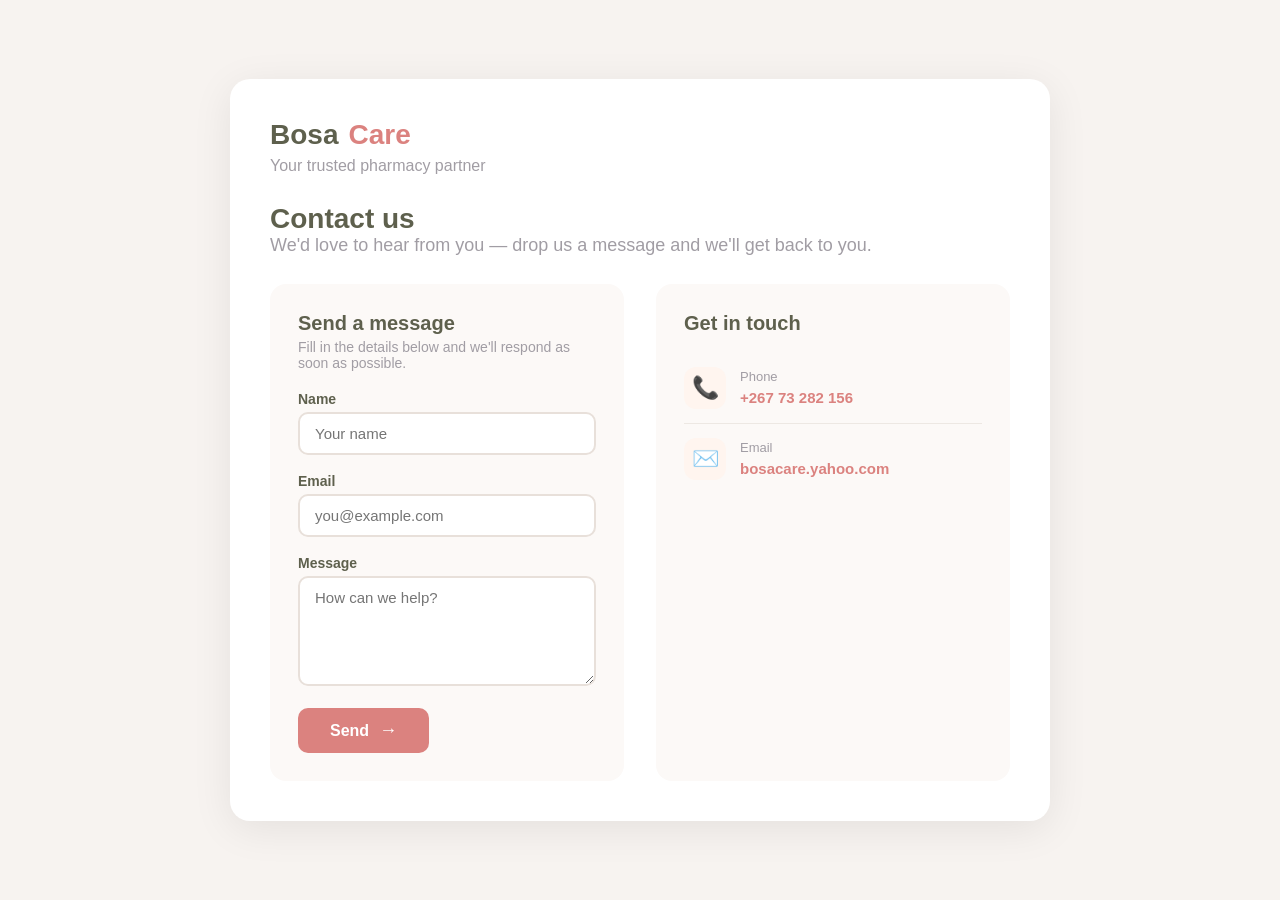
<file: Contact us.html>
<!DOCTYPE html>
<html lang="en">
<head>
    <meta charset="UTF-8" />
    <meta name="viewport" content="width=device-width, initial-scale=1.0" />
    <title>Bosa Care — Contact Us</title>

    <style>
        * {
            margin: 0;
            padding: 0;
            box-sizing: border-box;
        }

        body {
            font-family: 'Segoe UI', Tahoma, Geneva, Verdana, sans-serif;
            background: #f7f3f0;
            color: #3d3e33;
            min-height: 100vh;
            display: flex;
            flex-direction: column;
            align-items: center;
            justify-content: center;
            padding: 24px;
        }

        .contact-container {
            max-width: 820px;
            width: 100%;
            background: #fff;
            border-radius: 20px;
            padding: 40px;
            box-shadow: 0 8px 40px rgba(0, 0, 0, 0.08);
        }

        /* ----- Header ----- */
        .brand {
            display: flex;
            align-items: center;
            gap: 10px;
            font-size: 28px;
            font-weight: 700;
            color: #5E604D;
            margin-bottom: 6px;
        }
        .brand span {
            color: #DB827F;
        }
        .brand-sub {
            color: #A19DA4;
            font-size: 16px;
            font-weight: 400;
            margin-bottom: 28px;
        }

        .page-title {
            font-size: 28px;
            font-weight: 700;
            color: #5E604D;
        }
        .page-sub {
            font-size: 18px;
            color: #A19DA4;
            margin-bottom: 28px;
        }

        /* ----- Layout ----- */
        .contact-grid {
            display: grid;
            grid-template-columns: 1fr 1fr;
            gap: 32px;
        }

        /* ----- Form ----- */
        .form-card {
            background: #fcf9f7;
            border-radius: 16px;
            padding: 28px;
        }

        .form-card .form-title {
            font-size: 20px;
            font-weight: 700;
            color: #5E604D;
            margin-bottom: 4px;
        }
        .form-card .form-sub {
            font-size: 14px;
            color: #A19DA4;
            margin-bottom: 20px;
        }

        .form-group {
            margin-bottom: 18px;
        }
        .form-group label {
            display: block;
            font-weight: 600;
            font-size: 14px;
            color: #5E604D;
            margin-bottom: 5px;
        }
        .form-group input,
        .form-group textarea {
            width: 100%;
            padding: 11px 15px;
            border: 2px solid #E8E0DA;
            border-radius: 10px;
            font-size: 15px;
            transition: border 0.2s;
            background: #fff;
            font-family: inherit;
        }
        .form-group input:focus,
        .form-group textarea:focus {
            outline: none;
            border-color: #DB827F;
            box-shadow: 0 0 0 3px rgba(219, 130, 127, 0.15);
        }
        .form-group textarea {
            resize: vertical;
            min-height: 110px;
        }

        .btn-send {
            background: #DB827F;
            color: #fff;
            padding: 12px 32px;
            font-size: 16px;
            font-weight: 700;
            border: none;
            border-radius: 10px;
            cursor: pointer;
            transition: all 0.2s;
            display: inline-flex;
            align-items: center;
            gap: 10px;
        }
        .btn-send:hover {
            background: #c96d6a;
            transform: translateY(-1px);
            box-shadow: 0 4px 16px rgba(219, 130, 127, 0.35);
        }
        .btn-send:disabled {
            opacity: 0.6;
            cursor: not-allowed;
            transform: none;
            box-shadow: none;
        }

        .success-msg {
            display: none;
            background: #e6f5e6;
            color: #2d7d2d;
            padding: 14px 18px;
            border-radius: 10px;
            font-weight: 600;
            margin-top: 16px;
            text-align: center;
        }
        .success-msg.show {
            display: block;
        }

        /* ----- Info side ----- */
        .info-card {
            background: #fcf9f7;
            border-radius: 16px;
            padding: 28px;
        }
        .info-card .info-title {
            font-size: 20px;
            font-weight: 700;
            color: #5E604D;
            margin-bottom: 18px;
        }

        .info-item {
            display: flex;
            align-items: flex-start;
            gap: 14px;
            padding: 14px 0;
            border-bottom: 1.5px solid #EDE8E3;
        }
        .info-item:last-child {
            border-bottom: none;
        }
        .info-item .icon {
            font-size: 22px;
            width: 42px;
            height: 42px;
            background: #FFF5EF;
            border-radius: 12px;
            display: flex;
            align-items: center;
            justify-content: center;
            flex-shrink: 0;
        }
        .info-item .text {
            font-size: 15px;
            color: #3d3e33;
            line-height: 1.5;
        }
        .info-item .text .label {
            display: block;
            font-size: 13px;
            color: #A19DA4;
            font-weight: 400;
        }
        .info-item .text .value {
            font-weight: 600;
            color: #DB827F;
        }

        .info-footer {
            margin-top: 20px;
            padding-top: 16px;
            border-top: 1.5px solid #EDE8E3;
            font-size: 14px;
            color: #A19DA4;
            text-align: center;
        }

        /* ----- Toast (for feedback) ----- */
        .toast-container {
            position: fixed;
            top: 20px;
            right: 20px;
            z-index: 9999;
            display: flex;
            flex-direction: column;
            gap: 8px;
        }
        .toast {
            padding: 14px 22px;
            border-radius: 12px;
            color: #fff;
            font-weight: 600;
            font-size: 14px;
            box-shadow: 0 6px 24px rgba(0, 0, 0, 0.15);
            animation: slideIn 0.3s ease;
            max-width: 360px;
        }
        .toast-success {
            background: #2d7d2d;
        }
        .toast-error {
            background: #b33c3c;
        }
        .toast-info {
            background: #2a6bb0;
        }
        @keyframes slideIn {
            from {
                transform: translateX(40px);
                opacity: 0;
            }
            to {
                transform: translateX(0);
                opacity: 1;
            }
        }

        /* ----- Responsive ----- */
        @media (max-width: 700px) {
            .contact-grid {
                grid-template-columns: 1fr;
                gap: 20px;
            }
            .contact-container {
                padding: 24px;
            }
            .brand {
                font-size: 22px;
            }
            .page-title {
                font-size: 24px;
            }
            .form-card,
            .info-card {
                padding: 20px;
            }
            .btn-send {
                width: 100%;
                justify-content: center;
            }
        }

        @media (max-width: 400px) {
            .contact-container {
                padding: 16px;
            }
            .info-item .icon {
                width: 36px;
                height: 36px;
                font-size: 18px;
            }
        }
    </style>
</head>
<body>

    <div class="contact-container">

        <!-- Brand -->
        <div class="brand">Bosa <span>Care</span></div>
        <div class="brand-sub">Your trusted pharmacy partner</div>

        <h1 class="page-title">Contact us</h1>
        <p class="page-sub">We'd love to hear from you — drop us a message and we'll get back to you.</p>

        <div class="contact-grid">

            <!-- ===== FORM ===== -->
            <div class="form-card">
                <div class="form-title">Send a message</div>
                <div class="form-sub">Fill in the details below and we'll respond as soon as possible.</div>

                <form id="contactForm" novalidate>
                    <div class="form-group">
                        <label for="contactName">Name</label>
                        <input type="text" id="contactName" placeholder="Your name" required />
                    </div>

                    <div class="form-group">
                        <label for="contactEmail">Email</label>
                        <input type="email" id="contactEmail" placeholder="you@example.com" required />
                    </div>

                    <div class="form-group">
                        <label for="contactMessage">Message</label>
                        <textarea id="contactMessage" placeholder="How can we help?" required></textarea>
                    </div>

                    <button type="submit" class="btn-send" id="sendBtn">
                        Send <span style="font-size:18px;">→</span>
                    </button>

                    <div class="success-msg" id="successMsg">
                        ✅ Your message has been sent! We'll get back to you shortly.
                    </div>
                </form>
            </div>

            <!-- ===== CONTACT INFO ===== -->
            <div class="info-card">
                <div class="info-title">Get in touch</div>

                <div class="info-item">
                    <div class="icon">📞</div>
                    <div class="text">
                        <span class="label">Phone</span>
                        <span class="value">+267 73 282 156</span>
                    </div>
                </div>

                <div class="info-item">
                    <div class="icon">✉️</div>
                    <div class="text">
                        <span class="label">Email</span>
                        <span class="value">bosacare.yahoo.com</span>
                    </div>
                </div>
            </div>

        </div>
    </div>

    <!-- ===== TOAST CONTAINER ===== -->
    <div class="toast-container" id="toastContainer"></div>

    <!-- ============================================================ -->
    <!-- ===== JAVASCRIPT ===== -->
    <script>
        (function() {
            'use strict';

            const form = document.getElementById('contactForm');
            const nameInput = document.getElementById('contactName');
            const emailInput = document.getElementById('contactEmail');
            const messageInput = document.getElementById('contactMessage');
            const sendBtn = document.getElementById('sendBtn');
            const successMsg = document.getElementById('successMsg');
            const toastContainer = document.getElementById('toastContainer');

            // ---- Toast helper ----
            function toast(message, type = 'info') {
                const el = document.createElement('div');
                el.className = `toast toast-${type}`;
                el.textContent = message;
                toastContainer.appendChild(el);
                setTimeout(() => {
                    el.style.opacity = '0';
                    setTimeout(() => el.remove(), 300);
                }, 3500);
            }

            // ---- Form submission ----
            form.addEventListener('submit', (e) => {
                e.preventDefault();

                const name = nameInput.value.trim();
                const email = emailInput.value.trim();
                const message = messageInput.value.trim();

                // Validation
                if (!name) {
                    toast('Please enter your name.', 'error');
                    nameInput.focus();
                    return;
                }
                if (!email || !email.includes('@') || !email.includes('.')) {
                    toast('Please enter a valid email address.', 'error');
                    emailInput.focus();
                    return;
                }
                if (!message || message.length < 10) {
                    toast('Please enter a message (at least 10 characters).', 'error');
                    messageInput.focus();
                    return;
                }

                // Simulate sending
                sendBtn.disabled = true;
                sendBtn.innerHTML = 'Sending...';

                setTimeout(() => {
                    // Success
                    successMsg.classList.add('show');
                    sendBtn.disabled = false;
                    sendBtn.innerHTML = 'Send <span style="font-size:18px;">→</span>';

                    // Clear fields
                    nameInput.value = '';
                    emailInput.value = '';
                    messageInput.value = '';

                    toast('Message sent successfully!', 'success');

                    // Hide success message after 5s
                    setTimeout(() => {
                        successMsg.classList.remove('show');
                    }, 5000);
                }, 1500);
            });

            // ---- Allow Enter key to submit (but only if not in textarea) ----
            document.addEventListener('keydown', (e) => {
                if (e.key === 'Enter' && e.target.tagName !== 'TEXTAREA') {
                    const submitBtn = form.querySelector('button[type="submit"]');
                    if (submitBtn && !submitBtn.disabled) {
                        submitBtn.click();
                    }
                }
            });

        })();
    </script>

</body>
</html>
</file>
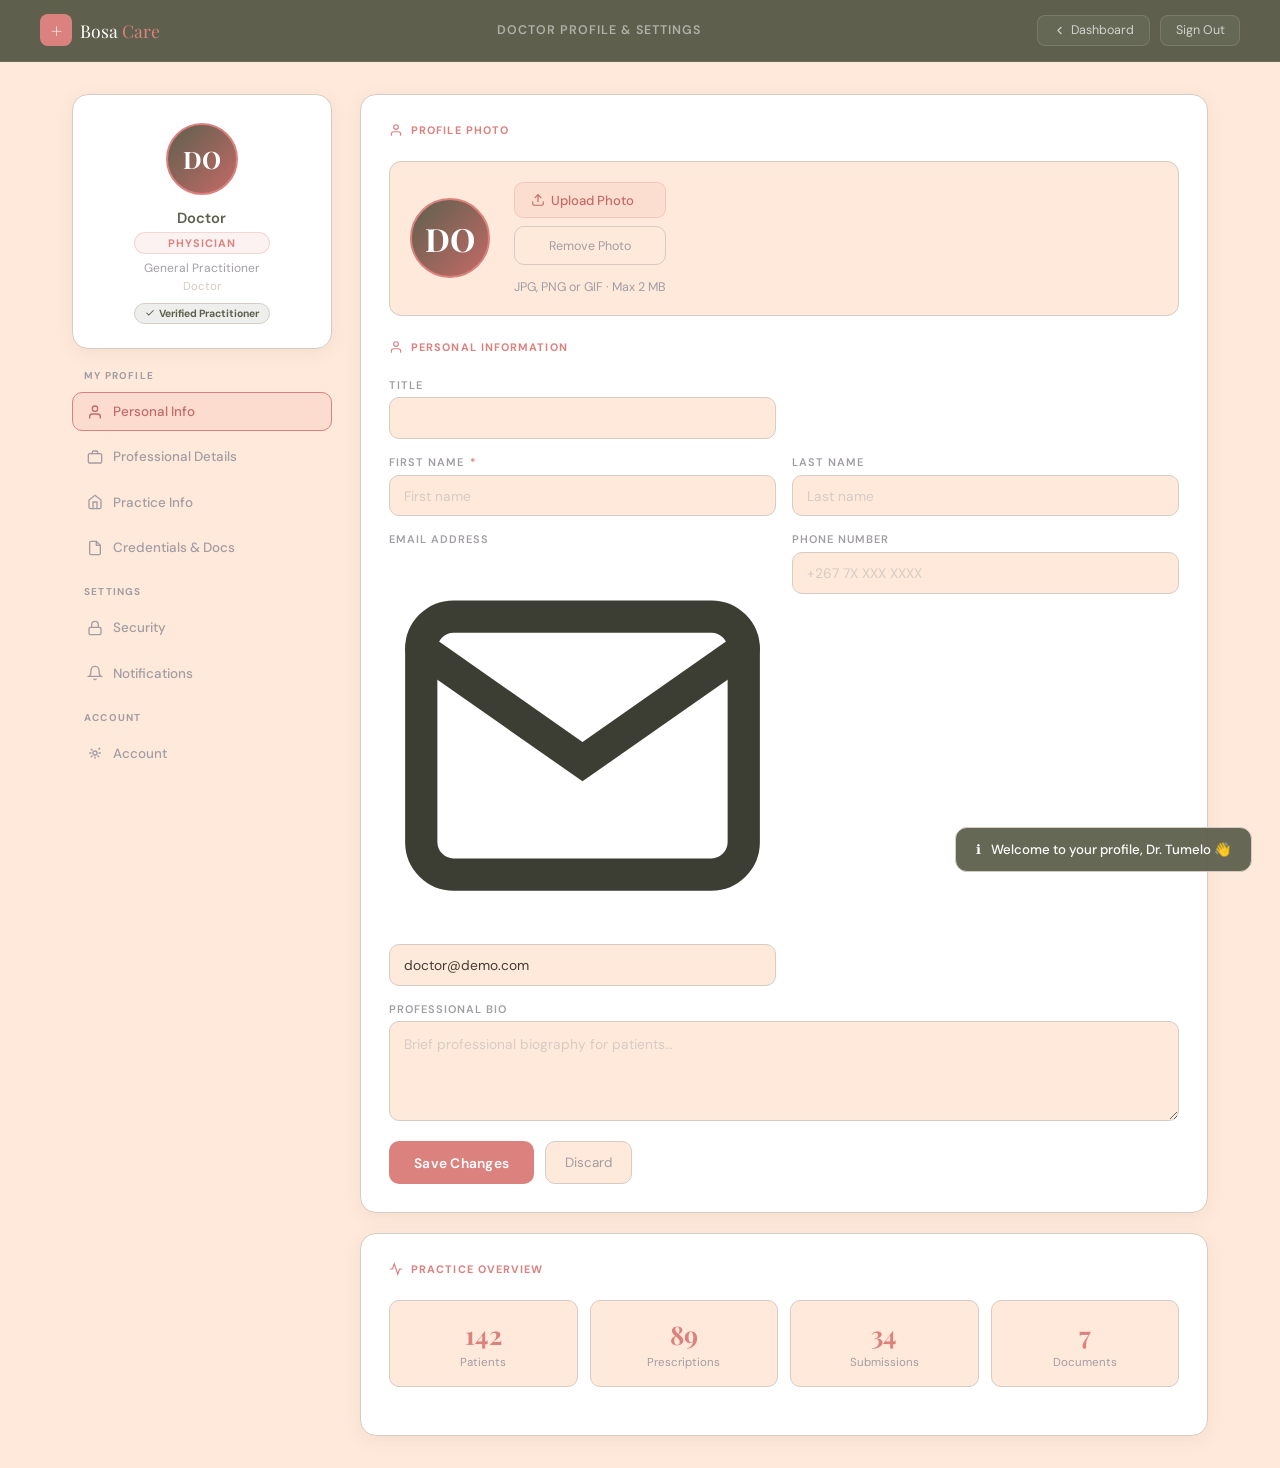
<file: doctor-profile.html>
<!DOCTYPE html>
<html lang="en">
<head>
  <meta charset="UTF-8"/>
  <meta name="viewport" content="width=device-width, initial-scale=1.0"/>
  <title>My Profile | Bosa Care — Doctor</title>
  <link rel="preconnect" href="https://fonts.googleapis.com"/>
  <link href="https://fonts.googleapis.com/css2?family=Playfair+Display:ital,wght@0,700;1,500&family=DM+Sans:opsz,wght@9..40,300;9..40,400;9..40,500;9..40,600&display=swap" rel="stylesheet"/>
  <style>
    *, *::before, *::after { box-sizing: border-box; margin: 0; padding: 0; }

    :root {
      --cream:       #FFE9DA;
      --coral:       #DB827F;
      --coral-dark:  #c46a67;
      --grey:        #D5CCC5;
      --lilac:       #A19DA4;
      --ebony:       #5E604D;
      --white:       #FFFFFF;
      --ink:         #3d3e33;
      --gold:        #fbbf24;
      --radius:      16px;
      --radius-sm:   10px;
      --shadow:      0 4px 18px rgba(94,96,77,0.08);
      --shadow-lift: 0 10px 30px rgba(94,96,77,0.16);
    }

    * { box-sizing: border-box; }
    body {
      background: var(--cream);
      color: var(--ink);
      font-family: 'DM Sans', sans-serif;
      min-height: 100vh;
    }

    /* ===== NAVIGATION ===== */
    nav {
      display: flex; align-items: center; justify-content: space-between;
      padding: 0.9rem 2.5rem;
      background: var(--ebony);
      border-bottom: 1px solid rgba(255,255,255,0.07);
      position: sticky; top: 0; z-index: 100;
    }
    .nav-brand { 
      font-family: 'Playfair Display', serif; 
      font-size: 1.1rem; 
      color: #fff; 
      text-decoration: none; 
      display: flex;
      align-items: center;
      gap: 0.5rem;
    }
    .nav-brand .brand-icon {
      width: 32px; height: 32px;
      background: var(--coral);
      border-radius: 8px;
      display: flex; align-items: center; justify-content: center;
      color: #fff;
      font-size: 1.2rem;
      font-weight: 700;
    }
    .nav-brand span { color: var(--coral); }
    .nav-brand .brand-bosa { color: #fff; }
    .nav-brand .brand-care { color: var(--coral); }
    .nav-center { 
      font-size: 0.78rem; 
      color: rgba(255,255,255,0.5); 
      font-weight: 600; 
      letter-spacing: 0.08em; 
      text-transform: uppercase; 
    }
    .nav-right { display: flex; align-items: center; gap: 0.65rem; }
    .btn-nav {
      padding: 0.4rem 0.9rem; border-radius: 8px; border: 1px solid rgba(255,255,255,0.12);
      background: rgba(255,255,255,0.05); color: rgba(255,255,255,0.7); font-size: 0.78rem;
      font-family: 'DM Sans', sans-serif; cursor: pointer; transition: all 0.18s;
      text-decoration: none; display: inline-flex; align-items: center; gap: 0.35rem;
    }
    .btn-nav:hover { background: rgba(255,255,255,0.1); color: #fff; }

    /* ===== PAGE SHELL ===== */
    .page-shell {
      display: grid; grid-template-columns: 260px 1fr;
      max-width: 1200px; margin: 2rem auto; padding: 0 2rem; gap: 1.75rem; align-items: start;
    }

    /* ===== SIDEBAR ===== */
    .sidebar { position: sticky; top: 80px; display: flex; flex-direction: column; gap: 0.35rem; }
    .sidebar-group-label {
      font-size: 0.62rem; font-weight: 700; text-transform: uppercase;
      letter-spacing: 0.12em; color: var(--lilac);
      padding: 0 0.75rem; margin: 0.75rem 0 0.25rem;
    }
    .nav-item {
      display: flex; align-items: center; gap: 0.65rem;
      padding: 0.65rem 0.85rem; border-radius: 10px;
      font-size: 0.84rem; font-weight: 500; color: var(--lilac);
      cursor: pointer; border: 1px solid transparent; transition: all 0.18s; user-select: none;
    }
    .nav-item svg { width: 16px; height: 16px; flex-shrink: 0; stroke: currentColor; fill: none; stroke-width: 2; }
    .nav-item:hover { background: rgba(219,130,127,0.08); color: var(--ink); border-color: var(--grey); }
    .nav-item.active { background: rgba(219,130,127,0.12); color: var(--coral-dark); border-color: var(--coral); }

    /* ===== AVATAR BLOCK ===== */
    .avatar-block {
      display: flex; flex-direction: column; align-items: center;
      padding: 1.75rem 1rem 1.5rem; text-align: center;
      background: var(--white); border: 1px solid var(--grey);
      border-radius: var(--radius); margin-bottom: 0.5rem;
      box-shadow: var(--shadow);
    }
    .avatar-ring {
      width: 72px; height: 72px; border-radius: 50%;
      background: linear-gradient(135deg, var(--ebony), var(--coral-dark));
      border: 2px solid var(--coral);
      display: flex; align-items: center; justify-content: center;
      font-family: 'Playfair Display', serif; font-size: 1.5rem; font-weight: 700; color: #fff;
      margin-bottom: 0.85rem; position: relative; cursor: pointer; transition: border-color 0.2s; overflow: hidden;
    }
    .avatar-ring:hover { border-color: var(--gold); }
    .avatar-edit-overlay {
      position: absolute; inset: 0; border-radius: 50%;
      background: rgba(0,0,0,0.5); opacity: 0;
      display: flex; align-items: center; justify-content: center;
      transition: opacity 0.2s; font-size: 0.7rem; color: #fff; font-family: 'DM Sans',sans-serif;
    }
    .avatar-ring:hover .avatar-edit-overlay { opacity: 1; }
    .avatar-name { font-size: 0.92rem; font-weight: 600; color: var(--ebony); margin-bottom: 0.25rem; }
    .avatar-role {
      font-size: 0.68rem; font-weight: 700; text-transform: uppercase; letter-spacing: 0.1em;
      color: var(--coral); padding: 0.18rem 0.6rem;
      background: rgba(219,130,127,0.1); border: 1px solid rgba(219,130,127,0.25); border-radius: 100px;
    }
    .avatar-spec { font-size: 0.75rem; color: var(--lilac); margin-top: 0.35rem; }
    .avatar-joined { font-size: 0.72rem; color: var(--grey); margin-top: 0.2rem; }
    .verified-badge {
      display: inline-flex; align-items: center; gap: 0.3rem; margin-top: 0.55rem;
      padding: 0.2rem 0.6rem; border-radius: 100px; font-size: 0.65rem; font-weight: 700;
      background: rgba(94,96,77,0.1); color: var(--ebony); border: 1px solid var(--grey);
    }

    /* ===== MAIN CONTENT ===== */
    .main-col { display: flex; flex-direction: column; gap: 1.25rem; min-width: 0; }
    .panel { display: none; }
    .panel.active { display: flex; flex-direction: column; gap: 1.25rem; }

    .card {
      background: var(--white); border: 1px solid var(--grey);
      border-radius: var(--radius); padding: 1.75rem;
      box-shadow: var(--shadow);
    }
    .card-title {
      font-size: 0.68rem; font-weight: 700; text-transform: uppercase;
      letter-spacing: 0.1em; color: var(--coral);
      display: flex; align-items: center; gap: 0.5rem; margin-bottom: 1.5rem;
    }
    .card-title svg { width: 14px; height: 14px; stroke: var(--coral); fill: none; stroke-width: 2; }
    .card-title-row { display: flex; align-items: center; justify-content: space-between; margin-bottom: 1.5rem; }
    .card-title-row .card-title { margin-bottom: 0; }
    .divider { height: 1px; background: var(--grey); margin: 1.25rem 0; }

    /* ===== FORMS ===== */
    .form-grid { display: grid; grid-template-columns: 1fr 1fr; gap: 1rem; }
    .form-field { display: flex; flex-direction: column; gap: 0.35rem; }
    .form-field.full { grid-column: 1 / -1; }
    .field-label {
      font-size: 0.69rem; font-weight: 600; text-transform: uppercase;
      letter-spacing: 0.09em; color: var(--lilac);
    }
    .field-req { color: var(--coral); margin-left: 2px; }
    .field-hint { font-size: 0.72rem; color: var(--grey); margin-top: 0.2rem; }
    .dash-input, .dash-select, .dash-textarea {
      background: var(--cream); border: 1px solid var(--grey);
      border-radius: 10px; color: var(--ink); font-size: 0.86rem;
      font-family: 'DM Sans', sans-serif; padding: 0.68rem 0.9rem;
      outline: none; transition: border-color 0.2s, background 0.2s; width: 100%;
    }
    .dash-textarea { resize: vertical; min-height: 100px; line-height: 1.6; }
    .dash-input:focus, .dash-select:focus, .dash-textarea:focus {
      border-color: var(--coral); background: rgba(219,130,127,0.04);
    }
    .dash-input::placeholder, .dash-textarea::placeholder { color: var(--grey); }
    .dash-select { appearance: none; cursor: pointer; }
    .dash-select option { background: var(--white); }

    /* ===== BUTTONS ===== */
    .btn-primary {
      padding: 0.72rem 1.5rem; border-radius: 10px;
      background: var(--coral); border: 1px solid rgba(219,130,127,0.3); color: #fff;
      font-size: 0.86rem; font-weight: 600; font-family: 'DM Sans', sans-serif;
      cursor: pointer; transition: all 0.18s; letter-spacing: 0.02em;
    }
    .btn-primary:hover { background: var(--coral-dark); transform: translateY(-1px); box-shadow: 0 6px 18px rgba(219,130,127,0.3); }
    .btn-secondary {
      padding: 0.65rem 1.2rem; border-radius: 10px;
      background: var(--cream); border: 1px solid var(--grey);
      color: var(--lilac); font-size: 0.84rem; font-family: 'DM Sans', sans-serif;
      cursor: pointer; transition: all 0.18s;
    }
    .btn-secondary:hover { background: var(--grey); color: var(--ink); }
    .btn-danger {
      padding: 0.65rem 1.2rem; border-radius: 10px;
      background: rgba(219,130,127,0.1); border: 1px solid rgba(219,130,127,0.25);
      color: var(--coral); font-size: 0.84rem; font-family: 'DM Sans', sans-serif;
      cursor: pointer; transition: all 0.18s;
    }
    .btn-danger:hover { background: rgba(219,130,127,0.18); }
    .btn-row { display: flex; gap: 0.65rem; margin-top: 1.25rem; flex-wrap: wrap; }

    /* ===== STATS ===== */
    .stats-row { display: grid; grid-template-columns: repeat(4, 1fr); gap: 0.75rem; margin-bottom: 1.25rem; }
    .stat-chip { padding: 1rem; border-radius: 10px; background: var(--cream); border: 1px solid var(--grey); text-align: center; }
    .stat-num { font-family: 'Playfair Display', serif; font-size: 1.6rem; color: var(--coral); font-weight: 700; }
    .stat-lbl { font-size: 0.72rem; color: var(--lilac); margin-top: 0.2rem; }

    /* ===== LICENSE STATUS ===== */
    .license-status {
      display: flex; align-items: center; gap: 0.75rem;
      padding: 0.9rem 1rem; border-radius: 10px;
      background: rgba(94,96,77,0.08); border: 1px solid var(--grey);
      margin-bottom: 1.5rem;
    }
    .license-status svg { width: 16px; height: 16px; color: var(--ebony); flex-shrink: 0; }
    .license-status-text { font-size: 0.82rem; color: var(--ebony); font-weight: 600; }
    .license-status-sub { font-size: 0.73rem; color: var(--lilac); margin-top: 0.1rem; }
    .license-expiry-warn {
      background: rgba(219,130,127,0.08); border-color: var(--coral);
    }
    .license-expiry-warn svg, .license-expiry-warn .license-status-text { color: var(--coral); }

    /* ===== DOCUMENTS ===== */
    .doc-upload-zone {
      border: 2px dashed var(--grey); border-radius: 12px;
      padding: 1.5rem; text-align: center; cursor: pointer;
      transition: all 0.2s; background: rgba(219,130,127,0.02); margin-bottom: 1.25rem;
    }
    .doc-upload-zone:hover { border-color: var(--coral); background: rgba(219,130,127,0.05); }
    .doc-upload-zone svg { width: 32px; height: 32px; color: var(--coral); opacity: 0.6; margin-bottom: 0.5rem; }
    .doc-upload-zone p { font-size: 0.82rem; color: var(--lilac); margin-bottom: 0.3rem; }
    .doc-upload-zone small { font-size: 0.72rem; color: var(--grey); }
    #docUploadInput { display: none; }

    .doc-filters { display: flex; gap: 0.5rem; align-items: center; margin-bottom: 1rem; flex-wrap: wrap; }
    .doc-filter-label { font-size: 0.72rem; color: var(--lilac); font-weight: 600; text-transform: uppercase; letter-spacing: 0.07em; }

    .doc-card {
      display: flex; align-items: center; gap: 0.9rem;
      padding: 0.85rem 1rem; border: 1px solid var(--grey);
      border-radius: 10px; background: var(--cream);
      margin-bottom: 0.55rem; transition: border-color 0.18s;
    }
    .doc-card:hover { border-color: var(--coral); }
    .doc-icon { font-size: 1.4rem; flex-shrink: 0; }
    .doc-info { flex: 1; min-width: 0; }
    .doc-name { font-size: 0.86rem; font-weight: 600; color: var(--ink); white-space: nowrap; overflow: hidden; text-overflow: ellipsis; }
    .doc-meta { font-size: 0.73rem; color: var(--lilac); margin-top: 0.15rem; }
    .doc-actions { display: flex; gap: 0.4rem; flex-shrink: 0; }
    .doc-btn {
      width: 30px; height: 30px; border-radius: 7px; border: 1px solid var(--grey);
      background: var(--white); cursor: pointer; display: flex; align-items: center;
      justify-content: center; transition: all 0.18s;
    }
    .doc-btn svg { width: 13px; height: 13px; stroke: currentColor; fill: none; stroke-width: 2; }
    .doc-btn-dl { color: var(--ebony); }
    .doc-btn-dl:hover { background: var(--cream); border-color: var(--coral); }
    .doc-btn-del { color: var(--coral); }
    .doc-btn-del:hover { background: rgba(219,130,127,0.1); border-color: var(--coral); }
    .empty-docs { text-align: center; padding: 2rem 1rem; font-size: 0.83rem; color: var(--grey); line-height: 1.6; }

    /* ===== TOGGLES ===== */
    .toggle-row {
      display: flex; align-items: center; justify-content: space-between;
      padding: 0.9rem 0; border-bottom: 1px solid var(--grey);
    }
    .toggle-row:last-child { border-bottom: none; padding-bottom: 0; }
    .toggle-info .toggle-label { font-size: 0.88rem; font-weight: 500; color: var(--ink); margin-bottom: 0.15rem; }
    .toggle-info .toggle-sub { font-size: 0.76rem; color: var(--lilac); }
    .toggle-switch { position: relative; width: 46px; height: 26px; flex-shrink: 0; cursor: pointer; }
    .toggle-switch input { opacity: 0; width: 0; height: 0; }
    .toggle-track { position: absolute; inset: 0; border-radius: 26px; background: var(--grey); transition: background 0.25s; }
    .toggle-switch input:checked + .toggle-track { background: var(--coral); }
    .toggle-thumb { position: absolute; width: 20px; height: 20px; border-radius: 50%; background: #fff; top: 3px; left: 3px; transition: transform 0.25s; pointer-events: none; }
    .toggle-switch input:checked ~ .toggle-thumb { transform: translateX(20px); }

    /* ===== PASSWORD ===== */
    .pw-wrap { position: relative; }
    .pw-wrap .dash-input { padding-right: 2.75rem; }
    .pw-eye {
      position: absolute; right: 0.85rem; top: 50%; transform: translateY(-50%);
      background: none; border: none; cursor: pointer; color: var(--lilac);
      padding: 0; display: flex; align-items: center; transition: color 0.2s;
    }
    .pw-eye:hover { color: var(--coral); }
    .pw-eye svg { width: 15px; height: 15px; stroke: currentColor; fill: none; stroke-width: 2; }
    .strength-bar { height: 4px; border-radius: 2px; background: var(--grey); margin-top: 0.5rem; overflow: hidden; }
    .strength-fill { height: 100%; border-radius: 2px; transition: width 0.3s, background 0.3s; width: 0%; }
    .strength-text { font-size: 0.72rem; color: var(--grey); margin-top: 0.3rem; }

    /* ===== SESSIONS ===== */
    .session-card {
      display: flex; align-items: center; gap: 1rem; padding: 0.85rem 1rem;
      border: 1px solid var(--grey); border-radius: 10px; background: var(--cream); margin-bottom: 0.6rem;
    }
    .session-icon {
      width: 36px; height: 36px; border-radius: 8px;
      background: rgba(219,130,127,0.1); border: 1px solid rgba(219,130,127,0.15);
      display: flex; align-items: center; justify-content: center; flex-shrink: 0;
    }
    .session-icon svg { width: 16px; height: 16px; color: var(--coral); stroke: currentColor; fill: none; stroke-width: 2; }
    .session-device { font-size: 0.86rem; font-weight: 600; color: var(--ink); }
    .session-meta { font-size: 0.75rem; color: var(--lilac); margin-top: 0.15rem; }
    .session-badge {
      margin-left: auto; font-size: 0.62rem; font-weight: 700; padding: 0.2rem 0.55rem;
      border-radius: 6px; text-transform: uppercase; letter-spacing: 0.06em;
      background: rgba(94,96,77,0.1); color: var(--ebony); flex-shrink: 0;
    }

    /* ===== DANGER ===== */
    .danger-row {
      display: flex; align-items: center; justify-content: space-between;
      padding: 1rem; border: 1px solid var(--grey); border-radius: 10px;
      background: var(--cream); margin-bottom: 0.6rem;
    }
    .danger-info .danger-label { font-size: 0.86rem; font-weight: 600; color: var(--ink); margin-bottom: 0.15rem; }
    .danger-info .danger-sub { font-size: 0.75rem; color: var(--lilac); }

    /* ===== AVAILABILITY ===== */
    .avail-grid { display: grid; grid-template-columns: repeat(7, 1fr); gap: 0.4rem; margin-bottom: 1rem; }
    .avail-day {
      padding: 0.5rem 0.25rem; border-radius: 8px; border: 1px solid var(--grey);
      background: var(--cream); text-align: center; font-size: 0.72rem;
      color: var(--lilac); cursor: pointer; transition: all 0.18s;
    }
    .avail-day.on { background: rgba(219,130,127,0.12); border-color: var(--coral); color: var(--coral-dark); font-weight: 600; }
    .avail-day:hover { border-color: var(--coral); }

    /* ===== TOAST ===== */
    .toast {
      position: fixed; bottom: 1.75rem; right: 1.75rem; z-index: 999;
      padding: 0.8rem 1.25rem; border-radius: 12px; font-size: 0.83rem;
      font-weight: 500; display: flex; align-items: center; gap: 0.6rem;
      opacity: 0; transform: translateY(8px);
      transition: all 0.3s cubic-bezier(0.22,1,0.36,1); pointer-events: none;
    }
    .toast.show { opacity: 1; transform: translateY(0); }
    .toast.success { background: rgba(94,96,77,0.95); border: 1px solid var(--grey); color: #fff; }
    .toast.error { background: rgba(219,130,127,0.95); border: 1px solid var(--coral); color: #fff; }
    .toast.info { background: rgba(94,96,77,0.95); border: 1px solid var(--grey); color: #fff; }

    .section-sub { font-size: 0.78rem; color: var(--lilac); margin-bottom: 1rem; line-height: 1.6; }
    .hidden { display: none !important; }

    /* ===== AVATAR EDIT ===== */
    .avatar-edit-wrap {
      display: flex; align-items: center; gap: 1.5rem;
      padding: 1.25rem; background: var(--cream);
      border: 1px solid var(--grey); border-radius: 12px; margin-bottom: 1.5rem;
    }
    .avatar-preview {
      width: 80px; height: 80px; border-radius: 50%; flex-shrink: 0;
      background: linear-gradient(135deg, var(--ebony), var(--coral-dark));
      border: 2px solid var(--coral);
      display: flex; align-items: center; justify-content: center;
      font-family: 'Playfair Display', serif; font-size: 1.6rem; font-weight: 700;
      color: #fff; overflow: hidden;
    }
    .avatar-edit-actions { display: flex; flex-direction: column; gap: 0.5rem; }
    .avatar-edit-actions p { font-size: 0.78rem; color: var(--lilac); margin-top: 0.35rem; }
    .btn-upload-label {
      display: inline-flex; align-items: center; gap: 0.4rem;
      padding: 0.55rem 1rem; border-radius: 9px;
      background: rgba(219,130,127,0.1); border: 1px solid rgba(219,130,127,0.25);
      color: var(--coral-dark); font-size: 0.82rem; font-family: 'DM Sans', sans-serif;
      cursor: pointer; transition: all 0.18s; font-weight: 500;
    }
    .btn-upload-label:hover { background: rgba(219,130,127,0.18); }
    .btn-upload-label svg { width: 14px; height: 14px; stroke: currentColor; fill: none; stroke-width: 2; }
    #avatarUploadInput { display: none; }

    /* ===== RESPONSIVE ===== */
    @media (max-width: 920px) {
      .page-shell { grid-template-columns: 1fr; }
      .sidebar { position: static; flex-direction: row; flex-wrap: wrap; gap: 0.3rem; }
      .sidebar-group-label { display: none; }
      .avatar-block { flex-direction: row; text-align: left; gap: 1rem; padding: 1rem 1.25rem; }
      .avatar-ring { margin-bottom: 0; flex-shrink: 0; }
      nav { padding: 0.75rem 1rem; }
      .page-shell { padding: 0 1rem; margin: 1rem auto; }
      .stats-row { grid-template-columns: repeat(2, 1fr); }
    }
    @media (max-width: 540px) {
      .form-grid { grid-template-columns: 1fr; }
      .stats-row { grid-template-columns: 1fr 1fr; }
      .avail-grid { grid-template-columns: repeat(4, 1fr); }
    }
  </style>
</head>
<body>

<!-- ===== NAVIGATION ===== -->
<nav>
  <a href="index.html" class="nav-brand">
    <div class="brand-icon">+</div>
    <div>
      <span class="brand-bosa">Bosa</span>
      <span class="brand-care">Care</span>
    </div>
  </a>
  <span class="nav-center">Doctor Profile &amp; Settings</span>
  <div class="nav-right">
    <a href="doctor-dashboard.html" class="btn-nav">
      <svg width="13" height="13" viewBox="0 0 24 24" fill="none" stroke="currentColor" stroke-width="2" stroke-linecap="round"><polyline points="15 18 9 12 15 6"/></svg>
      Dashboard
    </a>
    <button class="btn-nav" onclick="doctorSignOut()">Sign Out</button>
  </div>
</nav>

<div class="page-shell">

  <!-- ===== SIDEBAR ===== -->
  <aside>
    <div class="avatar-block">
      <div class="avatar-ring" id="avatarCircle">
        <span>Dr</span>
        <div class="avatar-edit-overlay">✎ Edit</div>
      </div>
      <div>
        <div class="avatar-name" id="avatarName">Dr. Shatho Tumelo</div>
        <div class="avatar-role">Physician</div>
        <div class="avatar-spec" id="avatarSpec">General Practitioner</div>
        <div class="avatar-joined" id="avatarJoined">Joined March 2024</div>
        <div class="verified-badge">
          <svg width="10" height="10" viewBox="0 0 24 24" fill="none" stroke="currentColor" stroke-width="2.5" stroke-linecap="round"><polyline points="20 6 9 17 4 12"/></svg>
          Verified Practitioner
        </div>
      </div>
    </div>

    <div class="sidebar">
      <div class="sidebar-group-label">My Profile</div>
      <div class="nav-item active" data-panel="profile">
        <svg viewBox="0 0 24 24" fill="none" stroke="currentColor" stroke-width="2" stroke-linecap="round"><path d="M20 21v-2a4 4 0 0 0-4-4H8a4 4 0 0 0-4 4v2"/><circle cx="12" cy="7" r="4"/></svg>
        Personal Info
      </div>
      <div class="nav-item" data-panel="professional">
        <svg viewBox="0 0 24 24" fill="none" stroke="currentColor" stroke-width="2" stroke-linecap="round"><rect x="2" y="7" width="20" height="14" rx="2"/><path d="M16 7V5a2 2 0 0 0-2-2h-4a2 2 0 0 0-2 2v2"/></svg>
        Professional Details
      </div>
      <div class="nav-item" data-panel="practice">
        <svg viewBox="0 0 24 24" fill="none" stroke="currentColor" stroke-width="2" stroke-linecap="round"><path d="M3 9l9-7 9 7v11a2 2 0 0 1-2 2H5a2 2 0 0 1-2-2z"/><polyline points="9 22 9 12 15 12 15 22"/></svg>
        Practice Info
      </div>
      <div class="nav-item" data-panel="documents">
        <svg viewBox="0 0 24 24" fill="none" stroke="currentColor" stroke-width="2" stroke-linecap="round"><path d="M14 2H6a2 2 0 0 0-2 2v16a2 2 0 0 0 2 2h12a2 2 0 0 0 2-2V8z"/><polyline points="14 2 14 8 20 8"/></svg>
        Credentials &amp; Docs
      </div>
      <div class="sidebar-group-label">Settings</div>
      <div class="nav-item" data-panel="security">
        <svg viewBox="0 0 24 24" fill="none" stroke="currentColor" stroke-width="2" stroke-linecap="round"><rect x="3" y="11" width="18" height="11" rx="2"/><path d="M7 11V7a5 5 0 0 1 10 0v4"/></svg>
        Security
      </div>
      <div class="nav-item" data-panel="notifications">
        <svg viewBox="0 0 24 24" fill="none" stroke="currentColor" stroke-width="2" stroke-linecap="round"><path d="M18 8A6 6 0 0 0 6 8c0 7-3 9-3 9h18s-3-2-3-9"/><path d="M13.73 21a2 2 0 0 1-3.46 0"/></svg>
        Notifications
      </div>
      <div class="sidebar-group-label">Account</div>
      <div class="nav-item" data-panel="account">
        <svg viewBox="0 0 24 24" fill="none" stroke="currentColor" stroke-width="2" stroke-linecap="round"><circle cx="12" cy="12" r="3"/><path d="M19.07 4.93l-1.41 1.41M20 12h-2M17.66 17.66l-1.41-1.41M12 20v-2M6.34 17.66l1.41-1.41M4 12h2M6.34 6.34L7.75 7.75"/></svg>
        Account
      </div>
    </div>
  </aside>

  <main class="main-col">

    <!-- ===== PERSONAL INFO ===== -->
    <div class="panel active" id="panel-profile">
      <div class="card">
        <div class="card-title">
          <svg viewBox="0 0 24 24" fill="none" stroke="currentColor" stroke-width="2" stroke-linecap="round"><path d="M20 21v-2a4 4 0 0 0-4-4H8a4 4 0 0 0-4 4v2"/><circle cx="12" cy="7" r="4"/></svg>
          Profile Photo
        </div>
        <div class="avatar-edit-wrap">
          <div class="avatar-preview" id="avatarPreview">Dr</div>
          <div class="avatar-edit-actions">
            <label class="btn-upload-label" for="avatarUploadInput">
              <svg viewBox="0 0 24 24" fill="none" stroke="currentColor" stroke-width="2" stroke-linecap="round"><path d="M21 15v4a2 2 0 0 1-2 2H5a2 2 0 0 1-2-2v-4"/><polyline points="17 8 12 3 7 8"/><line x1="12" y1="3" x2="12" y2="15"/></svg>
              Upload Photo
            </label>
            <input type="file" id="avatarUploadInput" accept="image/*"/>
            <button class="btn-secondary" style="font-size:0.78rem;" onclick="doctorRemoveAvatar()">Remove Photo</button>
            <p>JPG, PNG or GIF · Max 2 MB</p>
          </div>
        </div>

        <div class="card-title">
          <svg viewBox="0 0 24 24" fill="none" stroke="currentColor" stroke-width="2" stroke-linecap="round"><path d="M20 21v-2a4 4 0 0 0-4-4H8a4 4 0 0 0-4 4v2"/><circle cx="12" cy="7" r="4"/></svg>
          Personal Information
        </div>
        <div class="form-grid">
          <div class="form-field">
            <label class="field-label">Title</label>
            <select class="dash-select" id="pTitle">
              <option value="Dr." selected>Dr.</option>
              <option value="Prof.">Prof.</option>
              <option value="Mr.">Mr.</option>
              <option value="Mrs.">Mrs.</option>
              <option value="Ms.">Ms.</option>
            </select>
          </div>
          <div class="form-field" style="grid-column:span 1;"><!-- spacer --></div>
          <div class="form-field">
            <label class="field-label">First Name <span class="field-req">*</span></label>
            <input class="dash-input" id="pFirstName" type="text" placeholder="First name" value="Shatho"/>
          </div>
          <div class="form-field">
            <label class="field-label">Last Name</label>
            <input class="dash-input" id="pLastName" type="text" placeholder="Last name" value="Tumelo"/>
          </div>
          <div class="form-field">
            <label class="field-label">Email Address</label>
            <div class="input-wrap">
              <svg class="input-icon" viewBox="0 0 24 24" fill="none" stroke="currentColor" stroke-width="2" stroke-linecap="round"><path d="M4 4h16c1.1 0 2 .9 2 2v12c0 1.1-.9 2-2 2H4c-1.1 0-2-.9-2-2V6c0-1.1.9-2 2-2z"/><polyline points="22,6 12,13 2,6"/></svg>
              <input class="dash-input" id="pEmail" type="email" placeholder="professional@hospital.com" value="dr.tumelo@bosacare.bw"/>
            </div>
          </div>
          <div class="form-field">
            <label class="field-label">Phone Number</label>
            <input class="dash-input" id="pPhone" type="tel" placeholder="+267 7X XXX XXXX" value="+267 71 234 567"/>
          </div>
          <div class="form-field full">
            <label class="field-label">Professional Bio</label>
            <textarea class="dash-textarea" id="pBio" placeholder="Brief professional biography for patients…">Dedicated General Practitioner with 12 years of experience in primary care, chronic disease management, and preventive medicine. Committed to providing compassionate, patient-centered healthcare in Botswana.</textarea>
          </div>
        </div>
        <div class="btn-row">
          <button class="btn-primary" onclick="doctorSaveProfile()">Save Changes</button>
          <button class="btn-secondary" onclick="doctorLoadProfile()">Discard</button>
        </div>
      </div>

      <div class="card">
        <div class="card-title">
          <svg viewBox="0 0 24 24" fill="none" stroke="currentColor" stroke-width="2" stroke-linecap="round"><path d="M22 12h-4l-3 9L9 3l-3 9H2"/></svg>
          Practice Overview
        </div>
        <div class="stats-row">
          <div class="stat-chip">
            <div class="stat-num" id="statPatients">142</div>
            <div class="stat-lbl">Patients</div>
          </div>
          <div class="stat-chip">
            <div class="stat-num" id="statRx">89</div>
            <div class="stat-lbl">Prescriptions</div>
          </div>
          <div class="stat-chip">
            <div class="stat-num" id="statSubs">34</div>
            <div class="stat-lbl">Submissions</div>
          </div>
          <div class="stat-chip">
            <div class="stat-num" id="statDocs">7</div>
            <div class="stat-lbl">Documents</div>
          </div>
        </div>
      </div>
    </div>

    <!-- ===== PROFESSIONAL DETAILS ===== -->
    <div class="panel" id="panel-professional">
      <div class="card">
        <div class="card-title">
          <svg viewBox="0 0 24 24" fill="none" stroke="currentColor" stroke-width="2" stroke-linecap="round"><path d="M9 11l3 3L22 4"/><path d="M21 12v7a2 2 0 0 1-2 2H5a2 2 0 0 1-2-2V5a2 2 0 0 1 2-2h11"/></svg>
          Medical License
        </div>

        <div class="license-status" id="licenseStatusBox">
          <svg viewBox="0 0 24 24" fill="none" stroke="currentColor" stroke-width="2" stroke-linecap="round"><polyline points="20 6 9 17 4 12"/></svg>
          <div>
            <div class="license-status-text">License Active</div>
            <div class="license-status-sub" id="licenseStatusSub">Valid until 31 December 2026</div>
          </div>
        </div>

        <div class="form-grid">
          <div class="form-field">
            <label class="field-label">Specialization</label>
            <select class="dash-select" id="pSpecialization">
              <option value="">— Select —</option>
              <option selected>General Practitioner</option>
              <option>Internal Medicine</option>
              <option>Paediatrics</option>
              <option>Obstetrics &amp; Gynaecology</option>
              <option>Surgery</option>
              <option>Orthopaedics</option>
              <option>Cardiology</option>
              <option>Dermatology</option>
              <option>Psychiatry</option>
              <option>Radiology</option>
              <option>Emergency Medicine</option>
              <option>Other</option>
            </select>
          </div>
          <div class="form-field">
            <label class="field-label">Years of Experience</label>
            <input class="dash-input" id="pYearsExp" type="number" placeholder="e.g. 10" min="0" max="60" value="12"/>
          </div>
          <div class="form-field">
            <label class="field-label">License Number</label>
            <input class="dash-input" id="pLicenseNumber" type="text" placeholder="e.g. BW-MED-0012345" value="BW-MED-0087421"/>
          </div>
          <div class="form-field">
            <label class="field-label">Issuing Body</label>
            <select class="dash-select" id="pLicenseIssuer">
              <option value="">— Select —</option>
              <option selected>Botswana Health Professions Council</option>
              <option>HPCSA (South Africa)</option>
              <option>GMC (UK)</option>
              <option>Other</option>
            </select>
          </div>
          <div class="form-field">
            <label class="field-label">License Expiry Date</label>
            <input class="dash-input" id="pLicenseExpiry" type="date" value="2026-12-31" onchange="checkLicenseExpiry(this.value)"/>
          </div>
          <div class="form-field">
            <label class="field-label">Languages Spoken</label>
            <input class="dash-input" id="pLanguages" type="text" placeholder="e.g. English, Setswana" value="English, Setswana, Afrikaans"/>
          </div>
          <div class="form-field">
            <label class="field-label">Consultation Fee (BWP)</label>
            <input class="dash-input" id="pConsultFee" type="text" placeholder="e.g. 350" value="450"/>
          </div>
        </div>
        <div class="btn-row">
          <button class="btn-primary" onclick="doctorSaveProfile()">Save Professional Info</button>
        </div>
      </div>
    </div>

    <!-- ===== PRACTICE INFO ===== -->
    <div class="panel" id="panel-practice">
      <div class="card">
        <div class="card-title">
          <svg viewBox="0 0 24 24" fill="none" stroke="currentColor" stroke-width="2" stroke-linecap="round"><path d="M3 9l9-7 9 7v11a2 2 0 0 1-2 2H5a2 2 0 0 1-2-2z"/><polyline points="9 22 9 12 15 12 15 22"/></svg>
          Practice / Hospital Details
        </div>
        <div class="form-grid">
          <div class="form-field full">
            <label class="field-label">Hospital / Clinic Name</label>
            <input class="dash-input" id="pHospitalName" type="text" placeholder="e.g. Princess Marina Hospital" value="Princess Marina Hospital"/>
          </div>
          <div class="form-field">
            <label class="field-label">City</label>
            <input class="dash-input" id="pPracticeCity" type="text" placeholder="e.g. Gaborone" value="Gaborone"/>
          </div>
          <div class="form-field">
            <label class="field-label">Country</label>
            <select class="dash-select" id="pPracticeCountry">
              <option selected>Botswana</option>
              <option>South Africa</option>
              <option>Zimbabwe</option>
              <option>Namibia</option>
              <option>Zambia</option>
              <option>Other</option>
            </select>
          </div>
        </div>

        <div class="divider"></div>
        <div class="card-title">
          <svg viewBox="0 0 24 24" fill="none" stroke="currentColor" stroke-width="2" stroke-linecap="round"><rect x="3" y="4" width="18" height="18" rx="2"/><line x1="16" y1="2" x2="16" y2="6"/><line x1="8" y1="2" x2="8" y2="6"/><line x1="3" y1="10" x2="21" y2="10"/></svg>
          Availability
        </div>
        <p class="section-sub">Select your available consultation days.</p>
        <div class="avail-grid" id="availGrid">
          <div class="avail-day on" data-day="Mon">Mon</div>
          <div class="avail-day on" data-day="Tue">Tue</div>
          <div class="avail-day on" data-day="Wed">Wed</div>
          <div class="avail-day on" data-day="Thu">Thu</div>
          <div class="avail-day on" data-day="Fri">Fri</div>
          <div class="avail-day" data-day="Sat">Sat</div>
          <div class="avail-day" data-day="Sun">Sun</div>
        </div>
        <div class="form-grid" style="margin-top:1rem;">
          <div class="form-field">
            <label class="field-label">Consultation Hours</label>
            <input class="dash-input" id="pAvailability" type="text" placeholder="e.g. 08:00 – 17:00" value="08:00 – 17:00"/>
          </div>
        </div>
        <div class="btn-row">
          <button class="btn-primary" onclick="doctorSaveProfile()">Save Practice Info</button>
        </div>
      </div>
    </div>

    <!-- ===== DOCUMENTS ===== -->
    <div class="panel" id="panel-documents">
      <div class="card">
        <div class="card-title">
          <svg viewBox="0 0 24 24" fill="none" stroke="currentColor" stroke-width="2" stroke-linecap="round"><path d="M14 2H6a2 2 0 0 0-2 2v16a2 2 0 0 0 2 2h12a2 2 0 0 0 2-2V8z"/><polyline points="14 2 14 8 20 8"/></svg>
          Upload Credential / Document
        </div>
        <p class="section-sub">Upload your medical license, certificates, CPD records, ID or any professional documents. Files are stored locally.</p>

        <div class="doc-filters">
          <span class="doc-filter-label">Category:</span>
          <select class="dash-select" id="docCategory" style="width:auto;padding:0.45rem 0.75rem;font-size:0.82rem;">
            <option value="Medical License">Medical License</option>
            <option value="Degree / Certificate">Degree / Certificate</option>
            <option value="CPD Record">CPD Record</option>
            <option value="ID Document">ID Document</option>
            <option value="Insurance">Professional Insurance</option>
            <option value="General">General</option>
          </select>
        </div>

        <label class="doc-upload-zone" for="docUploadInput">
          <svg viewBox="0 0 24 24" fill="none" stroke="currentColor" stroke-width="1.5" stroke-linecap="round"><path d="M21 15v4a2 2 0 0 1-2 2H5a2 2 0 0 1-2-2v-4"/><polyline points="17 8 12 3 7 8"/><line x1="12" y1="3" x2="12" y2="15"/></svg>
          <p>Click to upload or drag &amp; drop files here</p>
          <small>PDF, JPG, PNG, DOCX · Max 15 MB each · Multiple files allowed</small>
        </label>
        <input type="file" id="docUploadInput" multiple accept=".pdf,.jpg,.jpeg,.png,.docx,.doc"/>
      </div>

      <div class="card">
        <div class="card-title">
          <svg viewBox="0 0 24 24" fill="none" stroke="currentColor" stroke-width="2" stroke-linecap="round"><rect x="2" y="7" width="20" height="14" rx="2"/><path d="M16 7V5a2 2 0 0 0-2-2h-4a2 2 0 0 0-2 2v2"/></svg>
          My Documents
        </div>
        <div id="docsList"></div>
      </div>
    </div>

    <!-- ===== SECURITY ===== -->
    <div class="panel" id="panel-security">
      <div class="card">
        <div class="card-title">
          <svg viewBox="0 0 24 24" fill="none" stroke="currentColor" stroke-width="2" stroke-linecap="round"><rect x="3" y="11" width="18" height="11" rx="2"/><path d="M7 11V7a5 5 0 0 1 10 0v4"/></svg>
          Change Password
        </div>
        <div class="form-grid">
          <div class="form-field full">
            <label class="field-label">Current Password</label>
            <div class="pw-wrap">
              <input class="dash-input" id="secCurrent" type="password" placeholder="Current password"/>
              <button class="pw-eye" type="button" onclick="togglePasswordEye('secCurrent', this)">
                <svg viewBox="0 0 24 24" fill="none" stroke="currentColor" stroke-width="2" stroke-linecap="round"><path d="M1 12s4-8 11-8 11 8 11 8-4 8-11 8-11-8-11-8z"/><circle cx="12" cy="12" r="3"/></svg>
              </button>
            </div>
          </div>
          <div class="form-field">
            <label class="field-label">New Password</label>
            <div class="pw-wrap">
              <input class="dash-input" id="secNew" type="password" placeholder="New password" oninput="checkPasswordStrength(this.value)"/>
              <button class="pw-eye" type="button" onclick="togglePasswordEye('secNew', this)">
                <svg viewBox="0 0 24 24" fill="none" stroke="currentColor" stroke-width="2" stroke-linecap="round"><path d="M1 12s4-8 11-8 11 8 11 8-4 8-11 8-11-8-11-8z"/><circle cx="12" cy="12" r="3"/></svg>
              </button>
            </div>
            <div class="strength-bar"><div class="strength-fill" id="strengthFill"></div></div>
            <div class="strength-text" id="strengthText">Enter a new password</div>
          </div>
          <div class="form-field">
            <label class="field-label">Confirm New Password</label>
            <div class="pw-wrap">
              <input class="dash-input" id="secConfirm" type="password" placeholder="Repeat new password"/>
              <button class="pw-eye" type="button" onclick="togglePasswordEye('secConfirm', this)">
                <svg viewBox="0 0 24 24" fill="none" stroke="currentColor" stroke-width="2" stroke-linecap="round"><path d="M1 12s4-8 11-8 11 8 11 8-4 8-11 8-11-8-11-8z"/><circle cx="12" cy="12" r="3"/></svg>
              </button>
            </div>
          </div>
        </div>
        <div class="btn-row">
          <button class="btn-primary" onclick="doctorChangePassword()">Update Password</button>
        </div>
      </div>

      <div class="card">
        <div class="card-title">
          <svg viewBox="0 0 24 24" fill="none" stroke="currentColor" stroke-width="2" stroke-linecap="round"><path d="M12 22s8-4 8-10V5l-8-3-8 3v7c0 6 8 10 8 10z"/></svg>
          Active Sessions
        </div>
        <div class="session-card">
          <div class="session-icon">
            <svg viewBox="0 0 24 24" fill="none" stroke="currentColor" stroke-width="2" stroke-linecap="round"><rect x="2" y="3" width="20" height="14" rx="2"/><line x1="8" y1="21" x2="16" y2="21"/><line x1="12" y1="17" x2="12" y2="21"/></svg>
          </div>
          <div>
            <div class="session-device" id="sessionDevice">This device</div>
            <div class="session-meta">Active now · Gaborone, Botswana</div>
          </div>
          <span class="session-badge">Current</span>
        </div>
        <div class="divider"></div>
        <div class="toggle-row">
          <div class="toggle-info">
            <div class="toggle-label">Login Alerts via Email</div>
            <div class="toggle-sub">Get an email when a new device signs in.</div>
          </div>
          <label class="toggle-switch">
            <input type="checkbox" id="toggleLoginAlerts" checked onchange="doctorSavePref('loginAlerts', this.checked)"/>
            <div class="toggle-track"></div><div class="toggle-thumb"></div>
          </label>
        </div>
        <div class="toggle-row">
          <div class="toggle-info">
            <div class="toggle-label">Two-Factor Authentication</div>
            <div class="toggle-sub">Use Google Authenticator or Authy for extra security.</div>
          </div>
          <label class="toggle-switch">
            <input type="checkbox" id="toggle2FA" onclick="handle2FAToggle(this)"/>
            <div class="toggle-track"></div><div class="toggle-thumb"></div>
          </label>
        </div>
      </div>
    </div>

    <!-- ===== NOTIFICATIONS ===== -->
    <div class="panel" id="panel-notifications">
      <div class="card">
        <div class="card-title">
          <svg viewBox="0 0 24 24" fill="none" stroke="currentColor" stroke-width="2" stroke-linecap="round"><path d="M18 8A6 6 0 0 0 6 8c0 7-3 9-3 9h18s-3-2-3-9"/><path d="M13.73 21a2 2 0 0 1-3.46 0"/></svg>
          Notification Preferences
        </div>
        <div class="toggle-row">
          <div class="toggle-info">
            <div class="toggle-label">New Patient Submissions</div>
            <div class="toggle-sub">Alert when a patient submits symptoms for review.</div>
          </div>
          <label class="toggle-switch">
            <input type="checkbox" id="notifAppt" checked onchange="doctorSavePref('notifAppt', this.checked)"/>
            <div class="toggle-track"></div><div class="toggle-thumb"></div>
          </label>
        </div>
        <div class="toggle-row">
          <div class="toggle-info">
            <div class="toggle-label">Appointment Requests</div>
            <div class="toggle-sub">Email when a patient books or cancels an appointment.</div>
          </div>
          <label class="toggle-switch">
            <input type="checkbox" id="notifRx" checked onchange="doctorSavePref('notifRx', this.checked)"/>
            <div class="toggle-track"></div><div class="toggle-thumb"></div>
          </label>
        </div>
        <div class="toggle-row">
          <div class="toggle-info">
            <div class="toggle-label">Patient Messages</div>
            <div class="toggle-sub">Alert when a patient sends a direct message.</div>
          </div>
          <label class="toggle-switch">
            <input type="checkbox" id="notifMsg" checked onchange="doctorSavePref('notifMsg', this.checked)"/>
            <div class="toggle-track"></div><div class="toggle-thumb"></div>
          </label>
        </div>
        <div class="toggle-row">
          <div class="toggle-info">
            <div class="toggle-label">Analytics &amp; Usage</div>
            <div class="toggle-sub">Allow Bosa Care to use anonymised data to improve the AI model.</div>
          </div>
          <label class="toggle-switch">
            <input type="checkbox" id="privAnalytics" checked onchange="doctorSavePref('analytics', this.checked)"/>
            <div class="toggle-track"></div><div class="toggle-thumb"></div>
          </label>
        </div>
        <div class="btn-row">
          <button class="btn-primary" onclick="profileToast('Notification preferences saved.','success')">Save</button>
        </div>
      </div>
    </div>

    <!-- ===== ACCOUNT ===== -->
    <div class="panel" id="panel-account">
      <div class="card">
        <div class="card-title">
          <svg viewBox="0 0 24 24" fill="none" stroke="currentColor" stroke-width="2" stroke-linecap="round"><circle cx="12" cy="8" r="4"/><path d="M4 20c0-4 3.6-7 8-7s8 3 8 7"/></svg>
          Account Details
        </div>
        <div class="form-grid">
          <div class="form-field">
            <label class="field-label">Account Type</label>
            <input class="dash-input" id="accType" value="Doctor" disabled/>
          </div>
          <div class="form-field">
            <label class="field-label">Account ID</label>
            <input class="dash-input" id="accId" value="DOC-2024-087421" disabled/>
          </div>
          <div class="form-field full">
            <label class="field-label">Registered Email</label>
            <input class="dash-input" id="accEmail" value="dr.tumelo@bosacare.bw" disabled/>
          </div>
        </div>
      </div>

      <div class="card">
        <div class="card-title">
          <svg viewBox="0 0 24 24" fill="none" stroke="currentColor" stroke-width="2" stroke-linecap="round"><path d="M21 15v4a2 2 0 0 1-2 2H5a2 2 0 0 1-2-2v-4"/><polyline points="17 8 12 3 7 8"/><line x1="12" y1="3" x2="12" y2="15"/></svg>
          Your Data
        </div>
        <div class="danger-row">
          <div class="danger-info">
            <div class="danger-label">Download My Data</div>
            <div class="danger-sub">Export all your profile, appointments, prescriptions as JSON.</div>
          </div>
          <button class="btn-secondary" onclick="doctorExportData()">⬇ Export</button>
        </div>
      </div>

      <div class="card">
        <div class="card-title" style="color:var(--coral);">
          <svg viewBox="0 0 24 24" fill="none" stroke="currentColor" stroke-width="2" stroke-linecap="round"><path d="M10.29 3.86L1.82 18a2 2 0 0 0 1.71 3h16.94a2 2 0 0 0 1.71-3L13.71 3.86a2 2 0 0 0-3.42 0z"/><line x1="12" y1="9" x2="12" y2="13"/><line x1="12" y1="17" x2="12.01" y2="17"/></svg>
          Danger Zone
        </div>
        <div class="danger-row">
          <div class="danger-info">
            <div class="danger-label">Sign Out</div>
            <div class="danger-sub">Log out of your current session.</div>
          </div>
          <button class="btn-secondary" onclick="doctorSignOut()">Sign Out</button>
        </div>
        <div class="danger-row" style="border-color:var(--coral);background:rgba(219,130,127,0.05);">
          <div class="danger-info">
            <div class="danger-label" style="color:var(--coral)">Delete Account</div>
            <div class="danger-sub">Permanently remove your account and all data. Cannot be undone.</div>
          </div>
          <button class="btn-danger" onclick="doctorConfirmDelete()">Delete</button>
        </div>
      </div>
    </div>

  </main>
</div>

<div class="toast" id="toastEl"></div>

<script>
  // ============================================
  // PROFILE JAVASCRIPT FUNCTIONS
  // ============================================

  // ===== AVAILABILITY TOGGLE =====
  document.querySelectorAll(".avail-day").forEach(btn => {
    btn.addEventListener("click", function () {
      this.classList.toggle("on");
    });
  });

  // ===== LICENSE EXPIRY CHECK =====
  function checkLicenseExpiry(val) {
    if (!val) return;
    const box = document.getElementById("licenseStatusBox");
    const sub = document.getElementById("licenseStatusSub");
    if (!box) return;
    const expiry = new Date(val);
    const now = new Date();
    const days = Math.round((expiry - now) / (1000 * 60 * 60 * 24));
    if (days < 0) {
      box.className = "license-status license-expiry-warn";
      box.querySelector(".license-status-text").textContent = "License Expired";
      if (sub) sub.textContent = "Please renew your license immediately.";
    } else if (days < 90) {
      box.className = "license-status license-expiry-warn";
      box.querySelector(".license-status-text").textContent = "License Expiring Soon";
      if (sub) sub.textContent = `Expires in ${days} day${days !== 1 ? "s" : ""}`;
    } else {
      box.className = "license-status";
      box.querySelector(".license-status-text").textContent = "License Active";
      if (sub) sub.textContent = `Valid until ${new Date(val).toLocaleDateString('en-GB', { day:'numeric', month:'long', year:'numeric' })}`;
    }
  }

  // ===== SIDEBAR NAVIGATION =====
  document.querySelectorAll('.nav-item').forEach(item => {
    item.addEventListener('click', function() {
      // Remove active from all nav items
      document.querySelectorAll('.nav-item').forEach(n => n.classList.remove('active'));
      this.classList.add('active');

      // Hide all panels
      document.querySelectorAll('.panel').forEach(p => p.classList.remove('active'));

      // Show corresponding panel
      const panelId = this.dataset.panel;
      const panel = document.getElementById(`panel-${panelId}`);
      if (panel) panel.classList.add('active');
    });
  });

  // ===== PASSWORD EYE TOGGLE =====
  function togglePasswordEye(inputId, btn) {
    const input = document.getElementById(inputId);
    if (!input) return;
    if (input.type === 'password') {
      input.type = 'text';
      btn.innerHTML = `<svg viewBox="0 0 24 24" fill="none" stroke="currentColor" stroke-width="2" stroke-linecap="round"><path d="M17.94 17.94A10.07 10.07 0 0 1 12 20c-7 0-11-8-11-8a18.45 18.45 0 0 1 5.06-5.94M9.9 4.24A9.12 9.12 0 0 1 12 4c7 0 11 8 11 8a18.5 18.5 0 0 1-2.16 3.19m-6.72-1.07a3 3 0 1 1-4.24-4.24"/><line x1="1" y1="1" x2="23" y2="23"/></svg>`;
    } else {
      input.type = 'password';
      btn.innerHTML = `<svg viewBox="0 0 24 24" fill="none" stroke="currentColor" stroke-width="2" stroke-linecap="round"><path d="M1 12s4-8 11-8 11 8 11 8-4 8-11 8-11-8-11-8z"/><circle cx="12" cy="12" r="3"/></svg>`;
    }
  }

  // ===== PASSWORD STRENGTH =====
  function checkPasswordStrength(password) {
    const fill = document.getElementById('strengthFill');
    const text = document.getElementById('strengthText');
    if (!fill || !text) return;

    let strength = 0;
    if (password.length >= 8) strength++;
    if (/[a-z]/.test(password) && /[A-Z]/.test(password)) strength++;
    if (/\d/.test(password)) strength++;
    if (/[^a-zA-Z0-9]/.test(password)) strength++;

    const percentages = [0, 25, 50, 75, 100];
    const colors = ['#D5CCC5', '#DB827F', '#fbbf24', '#5E604D', '#5E604D'];
    const labels = ['Weak', 'Fair', 'Good', 'Strong', 'Very Strong'];

    fill.style.width = percentages[strength] + '%';
    fill.style.background = colors[strength];
    text.textContent = password ? labels[strength] : 'Enter a new password';
  }

  // ===== TOAST NOTIFICATIONS =====
  function profileToast(message, type = 'info') {
    const toast = document.getElementById('toastEl');
    if (!toast) return;
    toast.textContent = message;
    toast.className = `toast ${type}`;
    toast.classList.add('show');
    clearTimeout(toast._timeout);
    toast._timeout = setTimeout(() => toast.classList.remove('show'), 3000);
  }

  // ===== SAVE PROFILE =====
  function doctorSaveProfile() {
    // Collect form data
    const data = {
      title: document.getElementById('pTitle').value,
      firstName: document.getElementById('pFirstName').value,
      lastName: document.getElementById('pLastName').value,
      email: document.getElementById('pEmail').value,
      phone: document.getElementById('pPhone').value,
      bio: document.getElementById('pBio').value,
      specialization: document.getElementById('pSpecialization').value,
      yearsExp: document.getElementById('pYearsExp').value,
      licenseNumber: document.getElementById('pLicenseNumber').value,
      licenseIssuer: document.getElementById('pLicenseIssuer').value,
      licenseExpiry: document.getElementById('pLicenseExpiry').value,
      languages: document.getElementById('pLanguages').value,
      consultFee: document.getElementById('pConsultFee').value,
      hospital: document.getElementById('pHospitalName').value,
      city: document.getElementById('pPracticeCity').value,
      country: document.getElementById('pPracticeCountry').value,
      availability: document.getElementById('pAvailability').value
    };

    localStorage.setItem('doctorProfile', JSON.stringify(data));
    profileToast('Profile saved successfully!', 'success');
  }

  // ===== LOAD PROFILE =====
  function doctorLoadProfile() {
    const saved = localStorage.getItem('doctorProfile');
    if (!saved) return;

    try {
      const data = JSON.parse(saved);
      const fields = {
        'pTitle': data.title,
        'pFirstName': data.firstName,
        'pLastName': data.lastName,
        'pEmail': data.email,
        'pPhone': data.phone,
        'pBio': data.bio,
        'pSpecialization': data.specialization,
        'pYearsExp': data.yearsExp,
        'pLicenseNumber': data.licenseNumber,
        'pLicenseIssuer': data.licenseIssuer,
        'pLicenseExpiry': data.licenseExpiry,
        'pLanguages': data.languages,
        'pConsultFee': data.consultFee,
        'pHospitalName': data.hospital,
        'pPracticeCity': data.city,
        'pPracticeCountry': data.country,
        'pAvailability': data.availability
      };

      Object.keys(fields).forEach(id => {
        const el = document.getElementById(id);
        if (el && fields[id] !== undefined) {
          if (el.tagName === 'SELECT' || el.tagName === 'INPUT' || el.tagName === 'TEXTAREA') {
            el.value = fields[id];
          }
        }
      });

      // Trigger license check
      if (data.licenseExpiry) checkLicenseExpiry(data.licenseExpiry);

      profileToast('Profile loaded', 'info');
    } catch (e) {
      console.error('Error loading profile:', e);
    }
  }

  // ===== CHANGE PASSWORD =====
  function doctorChangePassword() {
    const current = document.getElementById('secCurrent').value;
    const newPass = document.getElementById('secNew').value;
    const confirm = document.getElementById('secConfirm').value;

    if (!current || !newPass || !confirm) {
      profileToast('Please fill in all password fields.', 'error');
      return;
    }

    if (newPass !== confirm) {
      profileToast('New passwords do not match.', 'error');
      return;
    }

    if (newPass.length < 8) {
      profileToast('Password must be at least 8 characters.', 'error');
      return;
    }

    // Store password change (simulated)
    localStorage.setItem('doctorPassword', newPass);
    profileToast('Password updated successfully!', 'success');

    // Clear fields
    document.getElementById('secCurrent').value = '';
    document.getElementById('secNew').value = '';
    document.getElementById('secConfirm').value = '';
  }

  // ===== SAVE PREFERENCES =====
  function doctorSavePref(key, value) {
    const prefs = JSON.parse(localStorage.getItem('doctorPrefs') || '{}');
    prefs[key] = value;
    localStorage.setItem('doctorPrefs', JSON.stringify(prefs));
    profileToast(`Preference saved: ${key} = ${value}`, 'success');
  }

  // ===== EXPORT DATA =====
  function doctorExportData() {
    const data = {
      profile: JSON.parse(localStorage.getItem('doctorProfile') || '{}'),
      prefs: JSON.parse(localStorage.getItem('doctorPrefs') || '{}'),
      appointments: JSON.parse(localStorage.getItem('appointments') || '[]'),
      prescriptions: JSON.parse(localStorage.getItem('prescriptions') || '[]'),
      submissions: JSON.parse(localStorage.getItem('submissions') || '[]'),
      exportedAt: new Date().toISOString()
    };

    const blob = new Blob([JSON.stringify(data, null, 2)], { type: 'application/json' });
    const url = URL.createObjectURL(blob);
    const a = document.createElement('a');
    a.href = url;
    a.download = `bosacare_data_${new Date().toISOString().slice(0, 10)}.json`;
    a.click();
    URL.revokeObjectURL(url);
    profileToast('Data exported successfully!', 'success');
  }

  // ===== SIGN OUT =====
  function doctorSignOut() {
    if (confirm('Are you sure you want to sign out?')) {
      localStorage.removeItem('doctorLoggedIn');
      localStorage.removeItem('doctorEmail');
      localStorage.removeItem('doctorName');
      window.location.href = 'doctor-login.html';
    }
  }

  // ===== DELETE ACCOUNT =====
  function doctorConfirmDelete() {
    if (confirm('⚠️ Are you absolutely sure? This will permanently delete all your data.')) {
      if (confirm('This cannot be undone. Delete your account?')) {
        localStorage.removeItem('doctorProfile');
        localStorage.removeItem('doctorPrefs');
        localStorage.removeItem('doctorLoggedIn');
        localStorage.removeItem('doctorEmail');
        localStorage.removeItem('doctorName');
        localStorage.removeItem('appointments');
        localStorage.removeItem('prescriptions');
        localStorage.removeItem('submissions');
        profileToast('Account deleted. Redirecting...', 'error');
        setTimeout(() => window.location.href = 'index.html', 1500);
      }
    }
  }

  // ===== REMOVE AVATAR =====
  function doctorRemoveAvatar() {
    localStorage.removeItem('doctorAvatar');
    document.getElementById('avatarPreview').textContent = 'Dr';
    document.querySelector('.avatar-ring span').textContent = 'Dr';
    profileToast('Avatar removed', 'info');
  }

  // ===== INITIALISE =====
  document.addEventListener('DOMContentLoaded', function () {
    // Load saved profile data if exists
    doctorLoadProfile();
    mfaSyncToggleFromServer();

    // Check license expiry on load
    const expiryEl = document.getElementById('pLicenseExpiry');
    if (expiryEl && expiryEl.value) checkLicenseExpiry(expiryEl.value);

    // Load preferences
    const prefs = JSON.parse(localStorage.getItem('doctorPrefs') || '{}');
    document.querySelectorAll('.toggle-switch input').forEach(input => {
      if (prefs[input.id] !== undefined) {
        input.checked = prefs[input.id];
      }
    });

    // Show welcome toast
    setTimeout(() => profileToast('Welcome to your profile, Dr. Tumelo 👋', 'info'), 500);
  });

  // ===== AVATAR UPLOAD =====
  document.getElementById('avatarUploadInput')?.addEventListener('change', function(e) {
    const file = e.target.files[0];
    if (!file) return;

    const reader = new FileReader();
    reader.onload = function(event) {
      const dataUrl = event.target.result;
      localStorage.setItem('doctorAvatar', dataUrl);

      // Update avatar previews
      document.getElementById('avatarPreview').style.backgroundImage = `url(${dataUrl})`;
      document.getElementById('avatarPreview').style.backgroundSize = 'cover';
      document.getElementById('avatarPreview').textContent = '';

      document.querySelector('.avatar-ring').style.backgroundImage = `url(${dataUrl})`;
      document.querySelector('.avatar-ring').style.backgroundSize = 'cover';
      document.querySelector('.avatar-ring span').textContent = '';

      profileToast('Avatar updated successfully!', 'success');
    };
    reader.readAsDataURL(file);
  });

  // ===== LOAD SAVED AVATAR =====
  const savedAvatar = localStorage.getItem('doctorAvatar');
  if (savedAvatar) {
    document.getElementById('avatarPreview').style.backgroundImage = `url(${savedAvatar})`;
    document.getElementById('avatarPreview').style.backgroundSize = 'cover';
    document.getElementById('avatarPreview').textContent = '';

    document.querySelector('.avatar-ring').style.backgroundImage = `url(${savedAvatar})`;
    document.querySelector('.avatar-ring').style.backgroundSize = 'cover';
    document.querySelector('.avatar-ring span').textContent = '';
  }

  // ===== DOCUMENT UPLOAD =====
  document.getElementById('docUploadInput')?.addEventListener('change', function(e) {
    const files = Array.from(e.target.files);
    if (!files.length) return;

    const docs = JSON.parse(localStorage.getItem('doctorDocs') || '[]');
    const category = document.getElementById('docCategory').value;

    files.forEach(file => {
      const reader = new FileReader();
      reader.onload = function(event) {
        docs.push({
          id: Date.now() + Math.random().toString(36),
          name: file.name,
          size: file.size,
          type: file.type,
          category: category,
          data: event.target.result,
          uploadedAt: new Date().toISOString()
        });
        localStorage.setItem('doctorDocs', JSON.stringify(docs));
        renderDocuments();
        profileToast(`Uploaded: ${file.name}`, 'success');
      };
      reader.readAsDataURL(file);
    });

    // Reset input
    e.target.value = '';
  });

  // ===== RENDER DOCUMENTS =====
  function renderDocuments() {
    const container = document.getElementById('docsList');
    const docs = JSON.parse(localStorage.getItem('doctorDocs') || '[]');

    if (!docs.length) {
      container.innerHTML = '<div class="empty-docs">No documents uploaded yet.<br>Upload your credentials above.</div>';
      return;
    }

    container.innerHTML = docs.map(doc => `
      <div class="doc-card" data-id="${doc.id}">
        <div class="doc-icon">${getDocIcon(doc.type)}</div>
        <div class="doc-info">
          <div class="doc-name">${doc.name}</div>
          <div class="doc-meta">${doc.category} · ${formatFileSize(doc.size)} · ${new Date(doc.uploadedAt).toLocaleDateString()}</div>
        </div>
        <div class="doc-actions">
          <button class="doc-btn doc-btn-dl" onclick="downloadDoc('${doc.id}')" title="Download">
            <svg viewBox="0 0 24 24" stroke="currentColor" stroke-width="2"><path d="M21 15v4a2 2 0 0 1-2 2H5a2 2 0 0 1-2-2v-4"/><polyline points="7 10 12 15 17 10"/><line x1="12" y1="15" x2="12" y2="3"/></svg>
          </button>
          <button class="doc-btn doc-btn-del" onclick="deleteDoc('${doc.id}')" title="Delete">
            <svg viewBox="0 0 24 24" stroke="currentColor" stroke-width="2"><polyline points="3 6 5 6 21 6"/><path d="M19 6v14a2 2 0 0 1-2 2H7a2 2 0 0 1-2-2V6m3 0V4a2 2 0 0 1 2-2h4a2 2 0 0 1 2 2v2"/></svg>
          </button>
        </div>
      </div>
    `).join('');
  }

  function getDocIcon(type) {
    if (type.includes('pdf')) return '📄';
    if (type.includes('image')) return '🖼️';
    if (type.includes('word') || type.includes('doc')) return '📝';
    return '📎';
  }

  function formatFileSize(bytes) {
    if (bytes < 1024) return bytes + ' B';
    if (bytes < 1048576) return (bytes / 1024).toFixed(1) + ' KB';
    return (bytes / 1048576).toFixed(1) + ' MB';
  }

  function downloadDoc(id) {
    const docs = JSON.parse(localStorage.getItem('doctorDocs') || '[]');
    const doc = docs.find(d => d.id === id);
    if (!doc) return;

    const link = document.createElement('a');
    link.href = doc.data;
    link.download = doc.name;
    link.click();
  }

  function deleteDoc(id) {
    if (!confirm('Delete this document?')) return;
    let docs = JSON.parse(localStorage.getItem('doctorDocs') || '[]');
    docs = docs.filter(d => d.id !== id);
    localStorage.setItem('doctorDocs', JSON.stringify(docs));
    renderDocuments();
    profileToast('Document deleted', 'info');
  }

  // Initialise documents on load
  document.addEventListener('DOMContentLoaded', renderDocuments);
</script>
<script src="mfa.js"></script>
<script src="profile.js"></script>
</body>
  <script>
(function(){if(!window.chatbase||window.chatbase("getState")!=="initialized"){window.chatbase=(...arguments)=>{if(!window.chatbase.q){window.chatbase.q=[]}window.chatbase.q.push(arguments)};window.chatbase=new Proxy(window.chatbase,{get(target,prop){if(prop==="q"){return target.q}return(...args)=>target(prop,...args)}})}const onLoad=function(){const script=document.createElement("script");script.src="https://www.chatbase.co/embed.min.js";script.id="oVPXgPLtelKwSfjpf0tsm";script.domain="www.chatbase.co";document.body.appendChild(script)};if(document.readyState==="complete"){onLoad()}else{window.addEventListener("load",onLoad)}})();
</script>
</html>
</file>
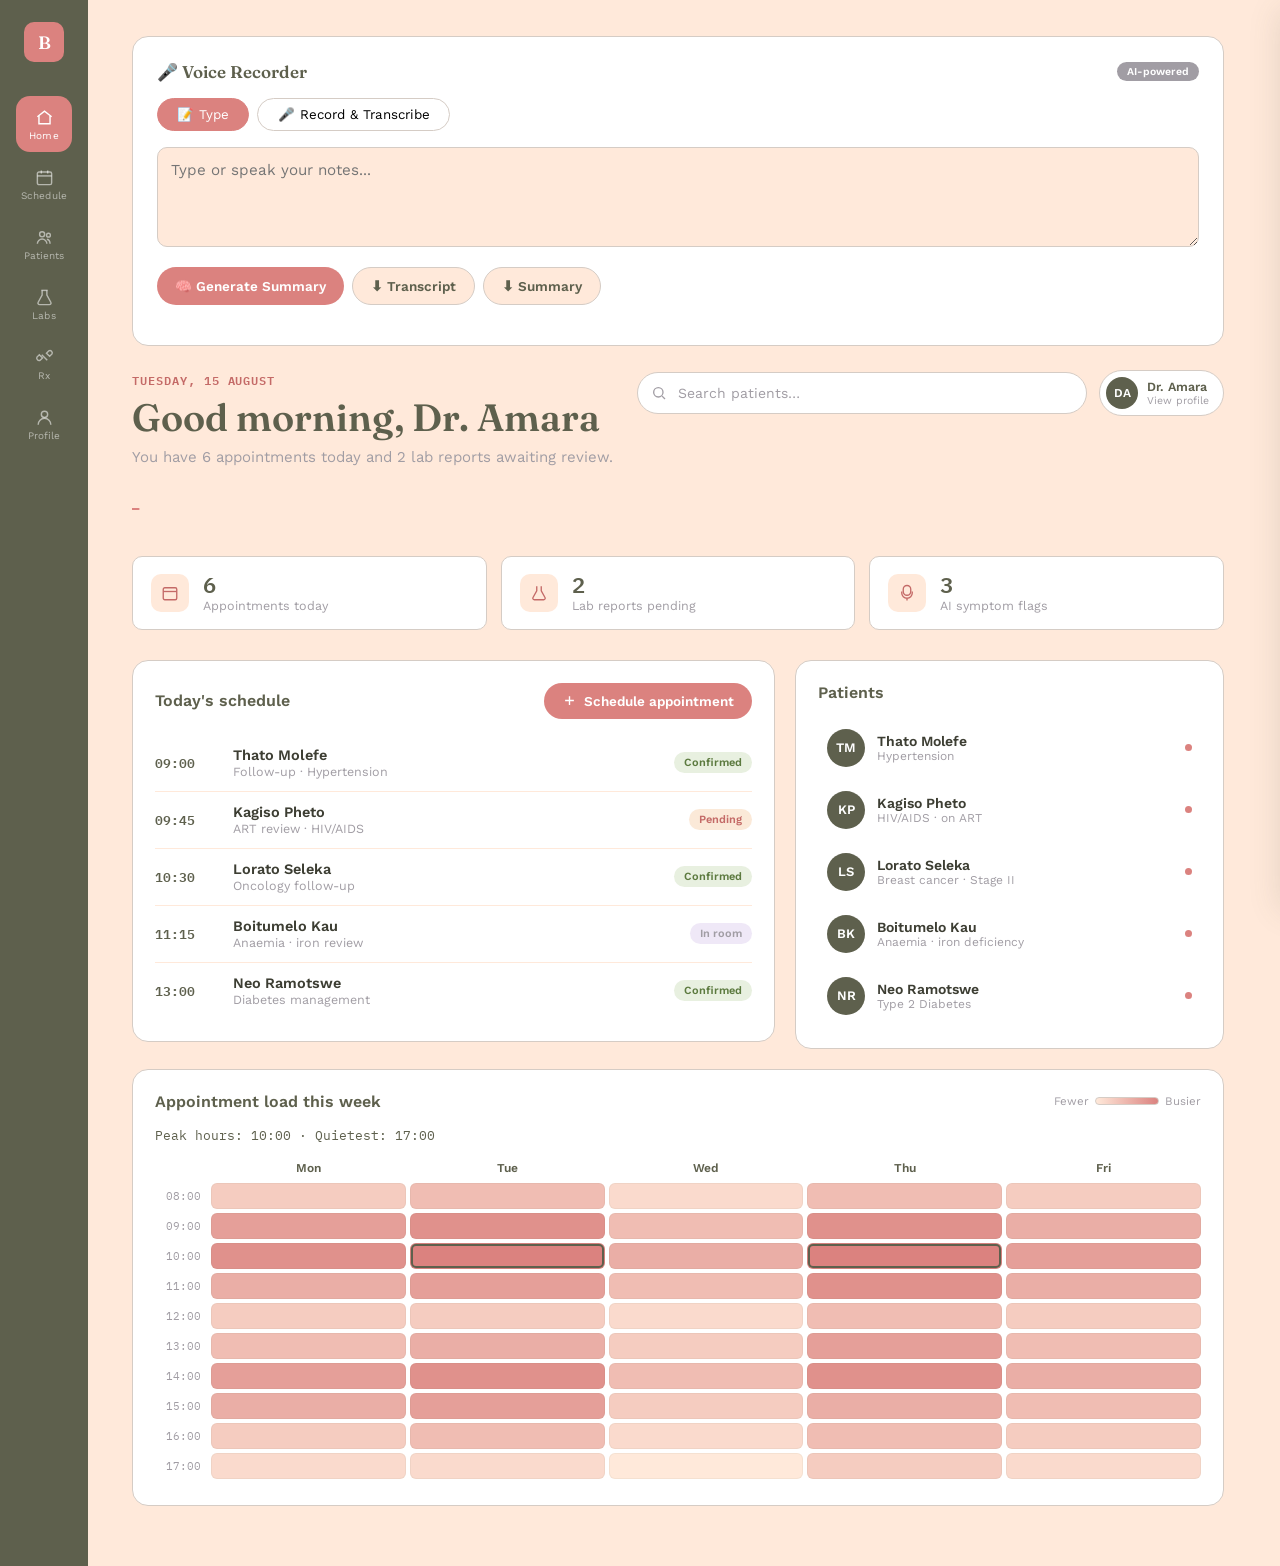
<file: Doctor.html>
<!DOCTYPE html>
<html lang="en">
<head>
<meta charset="UTF-8">
<meta name="viewport" content="width=device-width, initial-scale=1.0">
<title>Bosa-Care · Doctor Dashboard</title>
<link rel="preconnect" href="https://fonts.googleapis.com">
<link href="https://fonts.googleapis.com/css2?family=Fraunces:opsz,wght@9..144,500;9..144,600&family=Work+Sans:wght@400;500;600;700&family=IBM+Plex+Mono:wght@500;600&display=swap" rel="stylesheet">
<style>
  :root{
    --cream:#FFE9DA;
    --coral:#DB827F;
    --coral-dark:#c46a67;
    --grey:#D5CCC5;
    --lilac:#A19DA4;
    --ebony:#5E604D;
    --white:#FFFFFF;
    --ink:#3d3e33;
    --radius:16px;
    --radius-sm:10px;
    --shadow:0 4px 18px rgba(94,96,77,0.08);
    --shadow-lift:0 10px 30px rgba(94,96,77,0.16);
  }
  *{box-sizing:border-box;}
  html,body{margin:0;padding:0;}
  body{
    background:var(--cream);
    color:var(--ink);
    font-family:'Work Sans',sans-serif;
    -webkit-font-smoothing:antialiased;
    min-height:100vh;
  }
  ::selection{background:var(--coral);color:#fff;}
  a{color:inherit;}
  button{font-family:inherit;cursor:pointer;}
  :focus-visible{outline:2px solid var(--coral-dark);outline-offset:2px;}

  .app{
    display:grid;
    grid-template-columns:88px 1fr;
    min-height:100vh;
  }

  /* ---------- SIDEBAR ---------- */
  .sidebar{
    background:var(--ebony);
    display:flex;
    flex-direction:column;
    align-items:center;
    padding:22px 0;
    gap:6px;
  }
  .brand{
    width:40px;height:40px;border-radius:10px;
    background:var(--coral);
    display:flex;align-items:center;justify-content:center;
    color:#fff;font-family:'Fraunces',serif;font-weight:600;font-size:18px;
    margin-bottom:28px;
    flex-shrink:0;
  }
  .navlist{list-style:none;padding:0;margin:0;display:flex;flex-direction:column;gap:4px;width:100%;align-items:center;}
  .navitem{
    width:56px;height:56px;border-radius:14px;
    display:flex;flex-direction:column;align-items:center;justify-content:center;
    gap:3px;
    color:rgba(255,255,255,0.55);
    background:transparent;border:none;
    font-size:10px;letter-spacing:.01em;
    transition:background .15s ease, color .15s ease;
  }
  .navitem svg{width:19px;height:19px;stroke:currentColor;fill:none;stroke-width:1.8;}
  .navitem:hover{background:rgba(255,255,255,0.08);color:#fff;}
  .navitem.active{background:var(--coral);color:#fff;}

  /* ---------- MAIN ---------- */
  .main{
    padding:36px 44px 60px;
    max-width:1180px;
    width:100%;
  }

  .topbar{
    display:flex;
    justify-content:space-between;
    align-items:flex-start;
    gap:24px;
    flex-wrap:wrap;
  }
  .greeting-eyebrow{
    font-family:'IBM Plex Mono',monospace;
    font-size:12px;
    letter-spacing:.08em;
    text-transform:uppercase;
    color:var(--coral-dark);
    font-weight:600;
    margin:0 0 6px;
  }
  .greeting{
    font-family:'Fraunces',serif;
    font-weight:600;
    font-size:clamp(28px,4vw,38px);
    color:var(--ebony);
    margin:0;
    line-height:1.15;
  }
  .greeting-sub{
    margin:8px 0 0;
    color:var(--lilac);
    font-size:15px;
  }

  .search-wrap{
    position:relative;
    min-width:240px;
    flex:1 1 240px;
  }
  .search-wrap input{
    width:100%;
    padding:12px 16px 12px 40px;
    border-radius:999px;
    border:1px solid var(--grey);
    background:var(--white);
    font-family:inherit;
    font-size:14px;
    color:var(--ink);
  }
  .search-wrap input::placeholder{color:var(--lilac);}
  .search-wrap svg{
    position:absolute;left:14px;top:50%;transform:translateY(-50%);
    width:16px;height:16px;stroke:var(--lilac);fill:none;stroke-width:2;
  }

  /* pulse divider */
  .pulse{
    margin:26px 0 30px;
    width:100%;
    height:34px;
    overflow:hidden;
  }
  .pulse svg{width:100%;height:100%;display:block;}
  .pulse path{
    fill:none;
    stroke:var(--coral);
    stroke-width:2;
    stroke-linecap:round;
    stroke-linejoin:round;
    stroke-dasharray:6 1400;
    stroke-dashoffset:0;
    animation:pulse-travel 3.4s linear infinite;
  }
  @keyframes pulse-travel{
    0%{stroke-dashoffset:1400;}
    100%{stroke-dashoffset:0;}
  }
  @media (prefers-reduced-motion: reduce){
    .pulse path{animation:none;stroke-dasharray:none;}
  }

  /* stat chips */
  .stats{
    display:grid;
    grid-template-columns:repeat(3,1fr);
    gap:14px;
    margin-bottom:30px;
  }
  .stat{
    background:var(--white);
    border:1px solid var(--grey);
    border-radius:var(--radius-sm);
    padding:16px 18px;
    display:flex;
    align-items:center;
    gap:14px;
  }
  .stat-icon{
    width:38px;height:38px;border-radius:10px;
    display:flex;align-items:center;justify-content:center;
    background:var(--cream);
    flex-shrink:0;
  }
  .stat-icon svg{width:18px;height:18px;stroke:var(--coral-dark);fill:none;stroke-width:1.8;}
  .stat-num{
    font-family:'IBM Plex Mono',monospace;
    font-weight:600;
    font-size:22px;
    color:var(--ebony);
    line-height:1;
  }
  .stat-label{
    font-size:12.5px;
    color:var(--lilac);
    margin-top:3px;
  }

  /* content grid */
  .grid{
    display:grid;
    grid-template-columns:1.5fr 1fr;
    gap:20px;
    align-items:start;
  }

  .card{
    background:var(--white);
    border:1px solid var(--grey);
    border-radius:var(--radius);
    padding:22px;
  }
  .card-head{
    display:flex;
    align-items:center;
    justify-content:space-between;
    margin-bottom:16px;
    gap:10px;
    flex-wrap:wrap;
  }
  .card-title{
    font-size:16px;
    font-weight:600;
    color:var(--ebony);
    margin:0;
  }
  .link-btn{
    background:none;border:none;
    color:var(--coral-dark);
    font-size:13px;
    font-weight:600;
    padding:0;
  }
  .link-btn:hover{text-decoration:underline;}

  .btn{
    border:none;border-radius:999px;
    padding:10px 18px;
    font-weight:600;
    font-size:13.5px;
    display:inline-flex;align-items:center;gap:7px;
    transition:transform .12s ease, box-shadow .12s ease;
  }
  .btn svg{width:15px;height:15px;stroke:currentColor;fill:none;stroke-width:2.2;}
  .btn-primary{background:var(--coral);color:#fff;}
  .btn-primary:hover{background:var(--coral-dark);}
  .btn-ghost{background:var(--cream);color:var(--ebony);}
  .btn-ghost:hover{background:var(--grey);}
  .btn-secondary{background:var(--cream);color:var(--ebony);border:1px solid var(--grey);border-radius:999px;padding:10px 18px;font-weight:600;font-size:13.5px;display:inline-flex;align-items:center;gap:7px;transition:background .12s ease,border-color .12s ease;}
  .btn-secondary:hover{background:var(--grey);border-color:var(--coral);}

  /* schedule list */
  .sched-item{
    display:flex;
    align-items:center;
    gap:14px;
    padding:12px 0;
    border-top:1px solid var(--cream);
  }
  .sched-item:first-of-type{border-top:none;}
  .sched-item-new{
    border-radius:10px;
    animation:new-row-flash 1.6s ease;
  }
  @keyframes new-row-flash{
    0%{background:var(--cream);}
    100%{background:transparent;}
  }
  @media (prefers-reduced-motion: reduce){
    .sched-item-new{animation:none;}
  }
  .sched-time{
    font-family:'IBM Plex Mono',monospace;
    font-size:13px;
    font-weight:600;
    color:var(--ebony);
    width:64px;
    flex-shrink:0;
  }
  .sched-info{flex:1;min-width:0;}
  .sched-name{font-size:14.5px;font-weight:600;color:var(--ink);}
  .sched-reason{font-size:12.5px;color:var(--lilac);}
  .pill{
    font-size:11px;
    font-weight:600;
    padding:4px 10px;
    border-radius:999px;
    white-space:nowrap;
  }
  .pill-confirmed{background:#e8f0e0;color:#5c7a3f;}
  .pill-pending{background:#fbe9d8;color:var(--coral-dark);}
  .pill-inprogress{background:#efe8f7;color:var(--lilac);}

  /* patient list */
  .patient-search{
    display:flex;align-items:center;gap:8px;
    background:var(--cream);
    border-radius:999px;
    padding:8px 14px;
    margin-bottom:14px;
  }
  .patient-search svg{width:15px;height:15px;stroke:var(--lilac);fill:none;stroke-width:2;flex-shrink:0;}
  .patient-search input{
    border:none;background:none;outline:none;
    font-family:inherit;font-size:13.5px;width:100%;color:var(--ink);
  }
  .patient-row{
    display:flex;align-items:center;gap:12px;
    padding:10px 8px;
    border-radius:12px;
    border:1px solid transparent;
    width:100%;
    background:none;
    text-align:left;
    transition:background .12s ease, border-color .12s ease;
  }
  .patient-row:hover{background:var(--cream);}
  .patient-row.active{background:var(--cream);border-color:var(--coral);}
  .avatar{
    width:38px;height:38px;border-radius:50%;
    background:var(--ebony);
    color:#fff;
    display:flex;align-items:center;justify-content:center;
    font-size:13px;font-weight:600;
    flex-shrink:0;
  }
  .patient-meta{flex:1;min-width:0;}
  .patient-name{font-size:14px;font-weight:600;color:var(--ink);}
  .patient-cond{font-size:12px;color:var(--lilac);}
  .dot{width:7px;height:7px;border-radius:50%;flex-shrink:0;}
  .dot-stable{background:#7ba05b;}
  .dot-watch{background:var(--coral);}

  /* profile chip */
  .profile-chip{
    display:flex;align-items:center;gap:9px;
    padding:6px 14px 6px 6px;
    border-radius:999px;
    border:1px solid var(--grey);
    background:var(--white);
    flex-shrink:0;
    transition:border-color .15s ease, background .15s ease;
  }
  .profile-chip:hover{border-color:var(--coral);background:var(--cream);}
  .profile-chip .avatar{width:32px;height:32px;font-size:12px;}
  .profile-chip-text{display:flex;flex-direction:column;line-height:1.25;text-align:left;}
  .profile-chip-name{font-size:12.5px;font-weight:600;color:var(--ebony);}
  .profile-chip-role{font-size:10.5px;color:var(--lilac);}
  .topbar-actions{
    display:flex;
    align-items:center;
    gap:12px;
    flex-wrap:wrap;
    flex:1 1 auto;
    justify-content:flex-end;
  }

  /* DRAWER */
  .scrim{
    position:fixed;inset:0;
    background:rgba(94,96,77,0.35);
    opacity:0;pointer-events:none;
    transition:opacity .2s ease;
    z-index:40;
  }
  .scrim.open{opacity:1;pointer-events:auto;}

  .drawer{
    position:fixed;top:0;right:0;bottom:0;
    width:min(460px,100%);
    background:var(--cream);
    box-shadow:var(--shadow-lift);
    transform:translateX(100%);
    transition:transform .28s cubic-bezier(.4,0,.2,1);
    z-index:50;
    overflow-y:auto;
    padding:26px 26px 50px;
  }
  .drawer.open{transform:translateX(0);}

  .drawer-close{
    background:var(--white);border:1px solid var(--grey);
    width:34px;height:34px;border-radius:50%;
    display:flex;align-items:center;justify-content:center;
    float:right;
  }
  .drawer-close svg{width:15px;height:15px;stroke:var(--ebony);fill:none;stroke-width:2.2;}

  .drawer-head{display:flex;align-items:center;gap:14px;margin-bottom:22px;padding-top:4px;}
  .drawer-avatar{
    width:52px;height:52px;border-radius:50%;
    background:var(--ebony);color:#fff;
    display:flex;align-items:center;justify-content:center;
    font-size:16px;font-weight:600;flex-shrink:0;
  }
  .drawer-name{
    font-family:'Fraunces',serif;font-weight:600;
    font-size:20px;color:var(--ebony);margin:0;
  }
  .drawer-sub{font-size:12.5px;color:var(--lilac);margin-top:2px;}

  .section-label{
    font-family:'IBM Plex Mono',monospace;
    font-size:11px;letter-spacing:.07em;text-transform:uppercase;
    color:var(--coral-dark);font-weight:600;
    margin:26px 0 10px;
  }
  .section-label:first-of-type{margin-top:0;}

  .vitals-grid{display:grid;grid-template-columns:repeat(4,1fr);gap:8px;}
  .vital{
    background:var(--white);border:1px solid var(--grey);
    border-radius:10px;padding:10px 8px;text-align:center;
  }
  .vital-val{font-family:'IBM Plex Mono',monospace;font-weight:600;font-size:15px;color:var(--ebony);}
  .vital-lbl{font-size:10px;color:var(--lilac);margin-top:2px;}

  .history-list{list-style:none;padding:0;margin:0;display:flex;flex-direction:column;gap:8px;}
  .history-list li{
    background:var(--white);border:1px solid var(--grey);border-radius:10px;
    padding:10px 12px;font-size:13px;color:var(--ink);
    display:flex;justify-content:space-between;gap:10px;
  }
  .history-list span{color:var(--lilac);font-size:11.5px;font-family:'IBM Plex Mono',monospace;flex-shrink:0;}

  .ai-card{
    background:var(--white);border:1px solid var(--grey);border-radius:12px;
    padding:14px;
  }
  .ai-top{display:flex;align-items:center;gap:8px;margin-bottom:8px;}
  .ai-badge{
    font-size:10.5px;font-weight:600;color:#fff;background:var(--lilac);
    padding:3px 9px;border-radius:999px;letter-spacing:.02em;
  }
  .ai-conf{font-size:11.5px;color:var(--lilac);font-family:'IBM Plex Mono',monospace;}
  .ai-text{font-size:13.5px;line-height:1.5;color:var(--ink);margin:0;}

  .lab-item{
    display:flex;justify-content:space-between;align-items:center;
    background:var(--white);border:1px solid var(--grey);border-radius:10px;
    padding:10px 12px;margin-bottom:8px;
  }
  .lab-name{font-size:13px;font-weight:600;color:var(--ink);}
  .lab-date{font-size:11px;color:var(--lilac);}

  .rx-form{
    background:var(--white);border:1px solid var(--grey);border-radius:12px;
    padding:14px;display:flex;flex-direction:column;gap:10px;
  }
  .rx-form input, .rx-form textarea{
    border:1px solid var(--grey);border-radius:8px;
    padding:9px 11px;font-family:inherit;font-size:13px;
    background:var(--cream);color:var(--ink);resize:none;
  }
  .rx-form textarea{min-height:56px;}
  .rx-row{display:grid;grid-template-columns:1fr 1fr;gap:8px;}
  .sent-note{
    font-size:12px;color:#5c7a3f;font-weight:600;
    display:none;align-items:center;gap:6px;margin-top:2px;
  }
  .sent-note svg{width:13px;height:13px;stroke:#5c7a3f;fill:none;stroke-width:2.5;}
  .sent-note.show{display:flex;}

  /* modal */
  .modal-scrim{
    position:fixed;inset:0;background:rgba(94,96,77,0.35);
    display:none;align-items:center;justify-content:center;
    z-index:60;padding:20px;
  }
  .modal-scrim.open{display:flex;}
  .modal{
    background:var(--cream);border-radius:18px;
    width:100%;max-width:420px;
    padding:24px;box-shadow:var(--shadow-lift);
    max-height:85vh;overflow-y:auto;
  }
  .modal h3{
    font-family:'Fraunces',serif;font-size:19px;color:var(--ebony);margin:0 0 16px;
  }
  .modal label{font-size:12px;color:var(--lilac);font-weight:600;display:block;margin-bottom:5px;}
  .field{margin-bottom:12px;}
  .modal input, .modal select{
    width:100%;border:1px solid var(--grey);border-radius:8px;
    padding:9px 11px;font-family:inherit;font-size:13.5px;background:var(--white);
  }
  .modal input.field-error{border-color:var(--coral);}
  .field-hint{
    font-size:11px;color:var(--lilac);margin:5px 2px 0;
  }
  .modal-actions{display:flex;gap:10px;margin-top:16px;justify-content:flex-end;flex-wrap:wrap;}

  /* heatmap */
  .load-legend{
    display:flex;align-items:center;gap:6px;
    font-size:11.5px;color:var(--lilac);
  }
  .legend-bar{
    width:64px;height:8px;border-radius:999px;
    background:linear-gradient(90deg, var(--cream), var(--coral));
    border:1px solid var(--grey);
  }
  .load-summary{
    font-family:'IBM Plex Mono',monospace;
    font-size:12.5px;
    color:var(--ebony);
    margin:0 0 18px;
  }
  .heatmap-scroll{
    overflow-x:auto;
    -webkit-overflow-scrolling:touch;
    padding-bottom:4px;
  }
  .heatmap{
    display:grid;
    grid-template-columns:52px repeat(5, 1fr);
    gap:4px;
    min-width:420px;
  }
  .hm-corner{}
  .hm-daylabel{
    font-size:12px;font-weight:600;color:var(--ebony);
    text-align:center;padding-bottom:4px;
  }
  .hm-hourlabel{
    font-family:'IBM Plex Mono',monospace;
    font-size:10.5px;color:var(--lilac);
    display:flex;align-items:center;
    justify-content:flex-end;padding-right:6px;
  }
  .hm-cell{
    height:26px;border-radius:6px;
    border:1px solid rgba(94,96,77,0.06);
  }
  .hm-cell.hm-peak{
    box-shadow:inset 0 0 0 2px var(--ebony);
  }

  /* toast */
  .toast{
    position:fixed;left:50%;bottom:28px;
    transform:translate(-50%,12px);
    background:var(--ebony);color:#fff;
    padding:11px 20px;border-radius:999px;
    font-size:13px;font-weight:500;
    box-shadow:var(--shadow-lift);
    opacity:0;pointer-events:none;
    transition:opacity .2s ease, transform .2s ease;
    z-index:80;
    max-width:88vw;text-align:center;
  }
  .toast.show{opacity:1;transform:translate(-50%,0);}

  /* mobile bottom nav */
  .mobile-nav{display:none;}

  /* Voice Recorder Styles */
  .voice-recorder-card {
      background: var(--white);
      border-radius: var(--radius);
      padding: 1.5rem;
      border: 1px solid var(--grey);
      margin-bottom: 1.5rem;
  }
  .card-header{
      display:flex;align-items:center;justify-content:space-between;
      gap:10px;flex-wrap:wrap;margin-bottom:.25rem;
  }
  .card-header h3{
      font-family:'Fraunces',serif;font-weight:600;font-size:17px;color:var(--ebony);margin:0;
  }
  .badge{
      font-size:10.5px;font-weight:600;color:#fff;background:var(--lilac);
      padding:3px 10px;border-radius:999px;letter-spacing:.02em;flex-shrink:0;
  }

  .mode-toggle {
      display: flex;
      gap: 0.5rem;
      margin: 1rem 0;
      flex-wrap:wrap;
  }

  .mode-btn {
      padding: 0.5rem 1.2rem;
      border-radius: 999px;
      border: 1px solid var(--grey);
      background: transparent;
      cursor: pointer;
      font-family: inherit;
      transition: all 0.2s;
  }

  .mode-btn.active {
      background: var(--coral);
      color: white;
      border-color: var(--coral);
  }

  .voice-textarea {
      width: 100%;
      min-height: 100px;
      padding: 0.8rem;
      border-radius: var(--radius-sm);
      border: 1px solid var(--grey);
      font-family: inherit;
      font-size: 0.95rem;
      resize: vertical;
      background: var(--cream);
  }

  .voice-status {
      display: flex;
      align-items: center;
      gap: 0.5rem;
      padding: 0.5rem;
      color: var(--coral-dark);
      font-weight: 500;
  }

  .pulse-dot {
      width: 10px;
      height: 10px;
      border-radius: 50%;
      background: var(--coral);
      animation: pulse 1.2s infinite;
  }

  @keyframes pulse {
      0%, 100% { opacity: 1; transform: scale(1); }
      50% { opacity: 0.4; transform: scale(0.8); }
  }

  .voice-actions {
      display: flex;
      gap: 0.5rem;
      margin: 1rem 0;
      flex-wrap: wrap;
  }

  .voice-output {
      margin-top: 1.5rem;
      border-top: 1px solid var(--grey);
      padding-top: 1rem;
  }

  .output-section {
      margin-bottom: 1rem;
  }

  .output-section label {
      font-size: 0.8rem;
      font-weight: 600;
      text-transform: uppercase;
      letter-spacing: 0.05em;
      color: var(--lilac);
      display: block;
      margin-bottom: 0.3rem;
  }

  .output-box {
      background: var(--cream);
      padding: 0.8rem;
      border-radius: var(--radius-sm);
      min-height: 60px;
      white-space: pre-wrap;
      font-size: 0.9rem;
      line-height: 1.6;
  }

  .hidden {
      display: none !important;
  }

  /* ---------- RESPONSIVE ---------- */
  @media (max-width:1080px){
    .main{padding:30px 26px 60px;}
    .grid{grid-template-columns:1fr;}
    .stats{grid-template-columns:repeat(3,1fr);}
  }
  @media (max-width:700px){
    .stats{grid-template-columns:repeat(2,1fr);}
    .app{grid-template-columns:76px 1fr;}
  }

  @media (max-width:860px){
    .app{grid-template-columns:1fr;}
    .sidebar{
      position:fixed;bottom:0;left:0;right:0;
      flex-direction:row;justify-content:space-around;
      padding:8px 4px calc(8px + env(safe-area-inset-bottom));
      z-index:30;
      box-shadow:0 -4px 14px rgba(0,0,0,0.12);
    }
    .brand{display:none;}
    .navlist{flex-direction:row;justify-content:space-around;width:100%;}
    .navitem{width:auto;height:auto;padding:6px 4px;font-size:9.5px;flex:1 1 0;}
    .main{padding:22px 16px 108px;}
    .topbar{flex-direction:column;align-items:stretch;}
    .topbar-actions{width:100%;justify-content:space-between;}
    .search-wrap{width:100%;min-width:0;}
    .drawer{width:100%;}
    .vitals-grid{grid-template-columns:repeat(2,1fr);}
    .rx-row{grid-template-columns:1fr;}
    .profile-chip-text{display:none;}
  }
  @media (max-width:480px){
    .main{padding:18px 12px 108px;}
    .greeting-sub{font-size:13.5px;}
    .stats{grid-template-columns:1fr;}
    .card{padding:16px;}
    .navitem span, .navitem{font-size:9px;}
    .navitem svg{width:17px;height:17px;}
    .modal{padding:18px;border-radius:14px;}
    .drawer{padding:20px 16px 40px;}
    .voice-recorder-card{padding:1.1rem;}
  }
</style>
</head>
<body>

<div class="app">

  <!-- SIDEBAR -->
  <nav class="sidebar" aria-label="Primary">
    <div class="brand">B</div>
    <ul class="navlist">
      <li><button class="navitem active" data-nav="home">
        <svg viewBox="0 0 24 24"><path d="M3 11l9-7 9 7"/><path d="M5 10v10h14V10"/></svg>
        Home</button></li>
      <li><button class="navitem" data-nav="schedule">
        <svg viewBox="0 0 24 24"><rect x="3" y="5" width="18" height="16" rx="2"/><path d="M3 10h18"/><path d="M8 3v4M16 3v4"/></svg>
        Schedule</button></li>
      <li><button class="navitem" data-nav="patients">
        <svg viewBox="0 0 24 24"><circle cx="9" cy="8" r="3.2"/><path d="M3 20c0-3.3 2.7-6 6-6s6 2.7 6 6"/><circle cx="17" cy="9" r="2.4"/><path d="M15 14.2c2.4.4 4 2.2 4 5.8"/></svg>
        Patients</button></li>
      <li><button class="navitem" data-nav="labs">
        <svg viewBox="0 0 24 24"><path d="M9 3v6L4 18a2 2 0 0 0 1.8 3h12.4A2 2 0 0 0 20 18l-5-9V3"/><path d="M8 3h8"/></svg>
        Labs</button></li>
      <li><button class="navitem" data-nav="rx">
        <svg viewBox="0 0 24 24"><path d="M8.5 8.5l7 7"/><path d="M6.5 15.5l3-3-4-4-3 3a3 3 0 0 0 4 4z"/><path d="M14.5 6.5l4 4 3-3a3 3 0 0 0-4-4z"/></svg>
        Rx</button></li>
      <li><button class="navitem" data-nav="profile">
        <svg viewBox="0 0 24 24"><circle cx="12" cy="8" r="4"/><path d="M4 21c0-4.4 3.6-8 8-8s8 3.6 8 8"/></svg>
        Profile</button></li>
    </ul>
  </nav>

  <!-- MAIN -->
  <main class="main">
    <!-- Voice Recorder Section -->
<div class="voice-recorder-card">
    <div class="card-header">
        <h3>🎤 Voice Recorder</h3>
        <span class="badge">AI-powered</span>
    </div>
    
    <!-- Mode Toggle -->
    <div class="mode-toggle">
        <button class="mode-btn active" id="typeModeBtn" onclick="setInputMode('type')">
            📝 Type
        </button>
        <button class="mode-btn" id="voiceModeBtn" onclick="startRecording()">
            🎤 Record & Transcribe
        </button>
    </div>
    
    <!-- Text Input -->
    <textarea 
        id="voiceInput" 
        class="voice-textarea" 
        placeholder="Type or speak your notes..."
        rows="4"
    ></textarea>
    
    <!-- Recording Status -->
    <div id="voiceStatus" class="voice-status hidden">
        <span class="pulse-dot"></span>
        Recording... Speak clearly
    </div>
    
    <!-- Action Buttons -->
    <div class="voice-actions">
        <button class="btn btn-primary" onclick="generateSummary()">
            🧠 Generate Summary
        </button>
        <button class="btn btn-secondary" onclick="downloadTranscript()">
            ⬇ Transcript
        </button>
        <button class="btn btn-secondary" onclick="downloadSummary()">
            ⬇ Summary
        </button>
    </div>
    
    <!-- Output Area -->
    <div id="voiceOutput" class="voice-output hidden">
        <div class="output-section">
            <label>📄 AI Summary</label>
            <div id="summaryText" class="output-box">
                Summary will appear here...
            </div>
        </div>
        <div class="output-section">
            <label>📝 Full Transcript</label>
            <div id="transcriptText" class="output-box">
                No transcript yet...
            </div>
        </div>
    </div>
</div>

    <div class="topbar">
      <div>
        <p class="greeting-eyebrow">Tuesday, 15 August</p>
        <h1 class="greeting">Good morning, Dr. Amara</h1>
        <p class="greeting-sub">You have 6 appointments today and 2 lab reports awaiting review.</p>
      </div>
      <div class="topbar-actions">
        <div class="search-wrap">
          <svg viewBox="0 0 24 24"><circle cx="11" cy="11" r="7"/><path d="M21 21l-4.3-4.3"/></svg>
          <input type="text" id="topSearch" placeholder="Search patients…" aria-label="Search patients">
        </div>
        <button class="profile-chip" id="profileChipBtn" onclick="goToProfile()" aria-label="View your profile and account settings">
          <span class="avatar">DA</span>
          <span class="profile-chip-text">
            <span class="profile-chip-name">Dr. Amara</span>
            <span class="profile-chip-role">View profile</span>
          </span>
        </button>
      </div>
    </div>

    <div class="pulse" aria-hidden="true">
      <svg viewBox="0 0 1000 34" preserveAspectRatio="none">
        <path d="M0,17 L120,17 L145,4 L165,30 L185,17 L210,17 L235,17 L255,4 L275,30 L295,17 L1000,17"/>
      </svg>
    </div>

    <div class="stats">
      <div class="stat">
        <div class="stat-icon"><svg viewBox="0 0 24 24"><rect x="3" y="5" width="18" height="16" rx="2"/><path d="M3 10h18"/></svg></div>
        <div><div class="stat-num">6</div><div class="stat-label">Appointments today</div></div>
      </div>
      <div class="stat">
        <div class="stat-icon"><svg viewBox="0 0 24 24"><path d="M9 3v6L4 18a2 2 0 0 0 1.8 3h12.4A2 2 0 0 0 20 18l-5-9V3"/></svg></div>
        <div><div class="stat-num">2</div><div class="stat-label">Lab reports pending</div></div>
      </div>
      <div class="stat">
        <div class="stat-icon"><svg viewBox="0 0 24 24"><path d="M12 2a5 5 0 0 1 5 5v3a5 5 0 0 1-10 0V7a5 5 0 0 1 5-5z"/><path d="M19 10v2a7 7 0 0 1-14 0v-2M12 19v3"/></svg></div>
        <div><div class="stat-num">3</div><div class="stat-label">AI symptom flags</div></div>
      </div>
    </div>

    <div class="grid">

      <!-- SCHEDULE -->
      <section class="card" id="schedule">
        <div class="card-head">
          <h2 class="card-title">Today's schedule</h2>
          <button class="btn btn-primary" id="openSchedule">
            <svg viewBox="0 0 24 24"><path d="M12 5v14M5 12h14"/></svg>
            Schedule appointment
          </button>
        </div>

        <div id="scheduleList">
        <div class="sched-item" data-time="09:00">
          <div class="sched-time">09:00</div>
          <div class="sched-info"><div class="sched-name">Thato Molefe</div><div class="sched-reason">Follow-up · Hypertension</div></div>
          <span class="pill pill-confirmed">Confirmed</span>
        </div>
        <div class="sched-item" data-time="09:45">
          <div class="sched-time">09:45</div>
          <div class="sched-info"><div class="sched-name">Kagiso Pheto</div><div class="sched-reason">ART review · HIV/AIDS</div></div>
          <span class="pill pill-pending">Pending</span>
        </div>
        <div class="sched-item" data-time="10:30">
          <div class="sched-time">10:30</div>
          <div class="sched-info"><div class="sched-name">Lorato Seleka</div><div class="sched-reason">Oncology follow-up</div></div>
          <span class="pill pill-confirmed">Confirmed</span>
        </div>
        <div class="sched-item" data-time="11:15">
          <div class="sched-time">11:15</div>
          <div class="sched-info"><div class="sched-name">Boitumelo Kau</div><div class="sched-reason">Anaemia · iron review</div></div>
          <span class="pill pill-inprogress">In room</span>
        </div>
        <div class="sched-item" data-time="13:00">
          <div class="sched-time">13:00</div>
          <div class="sched-info"><div class="sched-name">Neo Ramotswe</div><div class="sched-reason">Diabetes management</div></div>
          <span class="pill pill-confirmed">Confirmed</span>
        </div>
        </div>
      </section>

      <!-- PATIENTS -->
      <section class="card" id="patients">
        <div class="card-head">
          <h2 class="card-title">Patients</h2>
        </div>
        <div id="patientList" style="display:flex;flex-direction:column;gap:2px;"></div>
        <p id="patientEmpty" style="display:none;font-size:13px;color:var(--lilac);padding:10px 4px;">No patients match your search.</p>
      </section>

    </div>

    <!-- APPOINTMENT LOAD -->
    <section class="card" id="load" style="margin-top:20px;">
      <div class="card-head">
        <h2 class="card-title">Appointment load this week</h2>
        <div class="load-legend">
          <span>Fewer</span>
          <span class="legend-bar"></span>
          <span>Busier</span>
        </div>
      </div>
      <p class="load-summary" id="loadSummary"></p>
      <div class="heatmap-scroll"><div class="heatmap" id="heatmap"></div></div>
    </section>

  </main>
</div>

<!-- DRAWER -->
<div class="scrim" id="scrim"></div>
<aside class="drawer" id="drawer" aria-hidden="true">
  <button class="drawer-close" id="drawerClose" aria-label="Close patient panel">
    <svg viewBox="0 0 24 24"><path d="M6 6l12 12M18 6L6 18"/></svg>
  </button>
  <div class="drawer-head">
    <div class="drawer-avatar" id="dAvatar">TM</div>
    <div>
      <p class="drawer-name" id="dName">Thato Molefe</p>
      <p class="drawer-sub" id="dSub">42 · Male · Hypertension</p>
    </div>
  </div>

  <p class="section-label">Vitals</p>
  <div class="vitals-grid" id="dVitals"></div>

  <p class="section-label">Medical history</p>
  <ul class="history-list" id="dHistory"></ul>

  <p class="section-label">Lab reports</p>
  <div id="dLabs"></div>

  <p class="section-label">Symptom analysis</p>
  <div class="ai-card">
    <div class="ai-top">
      <span class="ai-badge">AI-assisted</span>
      <span class="ai-conf" id="dConf">87% confidence</span>
    </div>
    <p class="ai-text" id="dAnalysis"></p>
  </div>

  <p class="section-label">Send prescription</p>
  <div class="rx-form">
    <div class="rx-row">
      <input type="text" placeholder="Medication" id="rxMed">
      <input type="text" placeholder="Dosage (e.g. 10mg)" id="rxDose">
    </div>
    <textarea placeholder="Instructions for patient…" id="rxNote"></textarea>
    <button class="btn btn-primary" id="rxSend" style="align-self:flex-start;">
      <svg viewBox="0 0 24 24"><path d="M22 2L11 13"/><path d="M22 2l-7 20-4-9-9-4 20-7z"/></svg>
      Send prescription
    </button>
    <span class="sent-note" id="rxSentNote"><svg viewBox="0 0 24 24"><path d="M20 6L9 17l-5-5"/></svg>Prescription sent</span>
  </div>
</aside>

<!-- SCHEDULE MODAL -->
<div class="modal-scrim" id="scheduleModal">
  <div class="modal">
    <h3>Schedule appointment</h3>
    <div class="field">
      <label for="apPatient">Patient</label>
      <input type="text" id="apPatient" placeholder="Patient name">
    </div>
    <div class="field">
      <label for="apDate">Date</label>
      <input type="text" id="apDate" placeholder="e.g. 15 Aug or 2026-08-20" inputmode="numeric" autocomplete="off">
      <p class="field-hint">Leave blank for today, or type a date</p>
    </div>
    <div class="field">
      <label for="apTime">Time</label>
      <input type="text" id="apTime" placeholder="e.g. 14:30" inputmode="numeric" autocomplete="off">
      <p class="field-hint">24-hour format, HH:MM</p>
    </div>
    <div class="field">
      <label for="apReason">Reason for visit</label>
      <input type="text" id="apReason" placeholder="e.g. Follow-up consultation">
    </div>
    <div class="modal-actions">
      <button class="btn btn-ghost" id="apCancel">Cancel</button>
      <button class="btn btn-primary" id="apConfirm">Confirm</button>
    </div>
  </div>
</div>

<script>
const patients = [
  { initials:"TM", name:"Thato Molefe", age:42, sex:"Male", cond:"Hypertension", status:"watch",
    vitals:[["138/86","BP"],["78","HR bpm"],["36.8°","Temp"],["97%","SpO₂"]],
    history:["Diagnosed hypertension — 2021","Started Amlodipine 5mg — Mar 2024","Routine ECG normal — Jun 2026"],
    labs:[["Lipid panel","Aug 12, 2026"],["Basic metabolic panel","Jul 29, 2026"]],
    analysis:"Reported symptoms (mild headache, occasional dizziness) are consistent with borderline blood pressure control. No red-flag features noted. Suggest reviewing current dosage.",
    conf:"87% confidence" },
  { initials:"KP", name:"Kagiso Pheto", age:35, sex:"Male", cond:"HIV/AIDS · on ART", status:"watch",
    vitals:[["118/74","BP"],["80","HR bpm"],["37.0°","Temp"],["98%","SpO₂"]],
    history:["Linked to care — 2019","On Tenofovir/Lamivudine/Dolutegravir — since 2022","Last CD4 count 540 cells/mm³ — Feb 2026"],
    labs:[["Viral load","Aug 9, 2026"],["CD4 count","Aug 9, 2026"]],
    analysis:"Reported fatigue and a low-grade fever this week. Adherence self-reported as consistent. Recent viral load result pending — recommend reviewing before adjusting regimen.",
    conf:"81% confidence" },
  { initials:"LS", name:"Lorato Seleka", age:51, sex:"Female", cond:"Breast cancer · Stage II", status:"watch",
    vitals:[["124/80","BP"],["88","HR bpm"],["37.3°","Temp"],["96%","SpO₂"]],
    history:["Diagnosed — Nov 2025","Completed cycle 3 of chemotherapy — Jul 2026","Referred for radiotherapy planning"],
    labs:[["Full blood count","Aug 10, 2026"],["Tumour marker panel","Aug 10, 2026"]],
    analysis:"Reported nausea and fatigue consistent with recent chemotherapy cycle. No signs of infection noted. Recommend confirming blood counts before next cycle is scheduled.",
    conf:"85% confidence" },
  { initials:"BK", name:"Boitumelo Kau", age:27, sex:"Female", cond:"Anaemia · iron deficiency", status:"watch",
    vitals:[["108/68","BP"],["94","HR bpm"],["36.7°","Temp"],["97%","SpO₂"]],
    history:["Haemoglobin 8.9 g/dL — Jul 2026","Started ferrous sulfate — Jul 2026","Reports heavy menstrual bleeding"],
    labs:[["Full blood count","Aug 5, 2026"],["Iron studies","Aug 5, 2026"]],
    analysis:"Reported dizziness and shortness of breath on exertion align with ongoing anaemia. Suggest repeat haemoglobin to check response to iron therapy.",
    conf:"83% confidence" },
  { initials:"NR", name:"Neo Ramotswe", age:58, sex:"Male", cond:"Type 2 Diabetes", status:"watch",
    vitals:[["132/84","BP"],["74","HR bpm"],["36.9°","Temp"],["96%","SpO₂"]],
    history:["Diagnosed T2DM — 2018","HbA1c 7.8% — May 2026","On Metformin 1000mg BD"],
    labs:[["HbA1c","May 22, 2026"],["Renal function panel","May 22, 2026"]],
    analysis:"Reported fatigue and increased thirst suggest suboptimal glycaemic control. Correlates with last HbA1c trend upward. Consider therapy review.",
    conf:"84% confidence" },
];

const listEl = document.getElementById('patientList');
patients.forEach((p,i)=>{
  const row = document.createElement('button');
  row.className = 'patient-row';
  row.dataset.index = i;
  row.innerHTML = `
    <div class="avatar">${p.initials}</div>
    <div class="patient-meta">
      <div class="patient-name">${p.name}</div>
      <div class="patient-cond">${p.cond}</div>
    </div>
    <span class="dot dot-${p.status==='watch'?'watch':'stable'}" title="${p.status==='watch'?'Needs attention':'Stable'}"></span>
  `;
  row.addEventListener('click', ()=>openDrawer(i, row));
  listEl.appendChild(row);
});

const drawer = document.getElementById('drawer');
const scrim = document.getElementById('scrim');

function openDrawer(i, rowEl){
  document.querySelectorAll('.patient-row').forEach(r=>r.classList.remove('active'));
  rowEl.classList.add('active');
  const p = patients[i];
  document.getElementById('dAvatar').textContent = p.initials;
  document.getElementById('dName').textContent = p.name;
  document.getElementById('dSub').textContent = `${p.age} · ${p.sex} · ${p.cond}`;
  document.getElementById('dVitals').innerHTML = p.vitals.map(v=>`<div class="vital"><div class="vital-val">${v[0]}</div><div class="vital-lbl">${v[1]}</div></div>`).join('');
  document.getElementById('dHistory').innerHTML = p.history.map(h=>{
    const parts = h.split(' — ');
    return `<li>${parts[0]}${parts[1]?`<span>${parts[1]}</span>`:''}</li>`;
  }).join('');
  document.getElementById('dLabs').innerHTML = p.labs.map(l=>`<div class="lab-item"><span class="lab-name">${l[0]}</span><span class="lab-date">${l[1]}</span></div>`).join('');
  document.getElementById('dAnalysis').textContent = p.analysis;
  document.getElementById('dConf').textContent = p.conf;
  document.getElementById('rxSentNote').classList.remove('show');
  document.getElementById('rxMed').value = '';
  document.getElementById('rxDose').value = '';
  document.getElementById('rxNote').value = '';

  drawer.classList.add('open');
  scrim.classList.add('open');
  drawer.setAttribute('aria-hidden','false');
}
function closeDrawer(){
  drawer.classList.remove('open');
  scrim.classList.remove('open');
  drawer.setAttribute('aria-hidden','true');
}
document.getElementById('drawerClose').addEventListener('click', closeDrawer);
scrim.addEventListener('click', closeDrawer);
document.addEventListener('keydown', e=>{ if(e.key==='Escape'){ closeDrawer(); scheduleModal.classList.remove('open'); }});

document.getElementById('rxSend').addEventListener('click', ()=>{
  const med = document.getElementById('rxMed').value.trim();
  if(!med) { document.getElementById('rxMed').focus(); return; }
  document.getElementById('rxSentNote').classList.add('show');
});

// schedule modal
const TODAY_DATE = '2026-08-15';
const scheduleModal = document.getElementById('scheduleModal');
const scheduleList = document.getElementById('scheduleList');
const todayCountEl = document.querySelector('.stat-num');

document.getElementById('openSchedule').addEventListener('click', ()=>{
  scheduleModal.classList.add('open');
  document.getElementById('apPatient').focus();
});
document.getElementById('apCancel').addEventListener('click', ()=>scheduleModal.classList.remove('open'));

function parseTypedTime(raw){
  const s = raw.trim();
  const m = s.match(/^(\d{1,2})(?::?([0-5]\d))?\s*(am|pm|AM|PM)?$/);
  if(!m) return null;
  let h = parseInt(m[1],10);
  const min = m[2] ? parseInt(m[2],10) : 0;
  const ampm = m[3] ? m[3].toLowerCase() : null;
  if(ampm==='pm' && h<12) h+=12;
  if(ampm==='am' && h===12) h=0;
  if(h>23 || min>59) return null;
  return `${String(h).padStart(2,'0')}:${String(min).padStart(2,'0')}`;
}

const MONTHS = {jan:1,feb:1,mar:3,apr:4,may:5,jun:6,jul:7,aug:8,sep:9,oct:10,nov:11,dec:12};

function parseTypedDate(raw){
  const s = raw.trim();
  if(!s) return TODAY_DATE;
  if(/^today$/i.test(s)) return TODAY_DATE;
  if(/^tomorrow$/i.test(s)) return '2026-08-16';

  let m = s.match(/^(\d{4})-(\d{1,2})-(\d{1,2})$/);
  if(m) return isValidYMD(+m[1],+m[2],+m[3]) ? ymd(+m[1],+m[2],+m[3]) : null;

  m = s.match(/^(\d{1,2})[\/.\-](\d{1,2})(?:[\/.\-](\d{2,4}))?$/);
  if(m){
    const day=+m[1], month=+m[2];
    const year = m[3] ? (m[3].length===2 ? 2000+ +m[3] : +m[3]) : 2026;
    return isValidYMD(year,month,day) ? ymd(year,month,day) : null;
  }

  m = s.match(/^(\d{1,2})\s+([a-zA-Z]{3,9})\s*,?\s*(\d{4})?$/);
  if(m){
    const day=+m[1], month=MONTHS[m[2].slice(0,3).toLowerCase()], year = m[3] ? +m[3] : 2026;
    return (month && isValidYMD(year,month,day)) ? ymd(year,month,day) : null;
  }

  m = s.match(/^([a-zA-Z]{3,9})\s+(\d{1,2})\s*,?\s*(\d{4})?$/);
  if(m){
    const month=MONTHS[m[1].slice(0,3).toLowerCase()], day=+m[2], year = m[3] ? +m[3] : 2026;
    return (month && isValidYMD(year,month,day)) ? ymd(year,month,day) : null;
  }

  return null;
}
function isValidYMD(y,mo,d){ return mo>=1 && mo<=12 && d>=1 && d<=31 && y>=2020 && y<=2100; }
function ymd(y,mo,d){ return `${y}-${String(mo).padStart(2,'0')}-${String(d).padStart(2,'0')}`; }

function formatNiceDate(dateStr){
  const d = new Date(dateStr + 'T00:00:00');
  if(isNaN(d)) return dateStr;
  return d.toLocaleDateString('en-GB', { weekday:'short', day:'numeric', month:'short' });
}

let toastEl;
function showToast(msg){
  if(!toastEl){
    toastEl = document.createElement('div');
    toastEl.className = 'toast';
    document.body.appendChild(toastEl);
  }
  toastEl.textContent = msg;
  toastEl.classList.add('show');
  clearTimeout(showToast._t);
  showToast._t = setTimeout(()=>toastEl.classList.remove('show'), 3400);
}

document.getElementById('apConfirm').addEventListener('click', ()=>{
  const nameEl = document.getElementById('apPatient');
  const dateEl = document.getElementById('apDate');
  const timeEl = document.getElementById('apTime');
  const reasonEl = document.getElementById('apReason');

  const name = nameEl.value.trim();
  const time = parseTypedTime(timeEl.value || '');
  const dateVal = parseTypedDate(dateEl.value || '');

  timeEl.classList.toggle('field-error', !!timeEl.value && !time);
  dateEl.classList.toggle('field-error', !!dateEl.value.trim() && !dateVal);

  if(!name || !time || !dateVal){
    (!name ? nameEl : (!dateVal ? dateEl : timeEl)).focus();
    return;
  }

  const reason = reasonEl.value.trim() || 'General consultation';
  const isToday = dateVal === TODAY_DATE;

  if(isToday){
    const item = document.createElement('div');
    item.className = 'sched-item sched-item-new';
    item.dataset.time = time;
    item.innerHTML = `
      <div class="sched-time">${time}</div>
      <div class="sched-info"><div class="sched-name">${name}</div><div class="sched-reason">${reason}</div></div>
      <span class="pill pill-pending">Pending</span>
    `;
    const existing = Array.from(scheduleList.querySelectorAll('.sched-item'));
    const next = existing.find(row => row.dataset.time > time);
    if(next){ scheduleList.insertBefore(item, next); } else { scheduleList.appendChild(item); }
    item.scrollIntoView({behavior:'smooth', block:'center'});

    if(todayCountEl) todayCountEl.textContent = scheduleList.querySelectorAll('.sched-item').length;
    showToast(`Added to today's schedule at ${time}`);
  } else {
    showToast(`Scheduled for ${formatNiceDate(dateVal)} at ${time} — it won't clutter today's list`);
  }

  scheduleModal.classList.remove('open');
  nameEl.value='';
  dateEl.value='';
  dateEl.classList.remove('field-error');
  timeEl.value='';
  timeEl.classList.remove('field-error');
  reasonEl.value='';
});
document.getElementById('apCancel').addEventListener('click', ()=>{
  document.getElementById('apTime').classList.remove('field-error');
  document.getElementById('apDate').classList.remove('field-error');
});
scheduleModal.addEventListener('click', e=>{ if(e.target===scheduleModal) scheduleModal.classList.remove('open'); });

// sidebar nav
document.querySelectorAll('.navitem').forEach(btn=>{
  btn.addEventListener('click', ()=>{
    const target = btn.dataset.nav;
    if(target==='profile'){ goToProfile(); return; }
    document.querySelectorAll('.navitem').forEach(b=>b.classList.remove('active'));
    btn.classList.add('active');
    if(target==='schedule') document.getElementById('schedule').scrollIntoView({behavior:'smooth', block:'start'});
    if(target==='patients') document.getElementById('patients').scrollIntoView({behavior:'smooth', block:'start'});
    if(target==='labs') openDrawer(2, document.querySelectorAll('.patient-row')[2]);
    if(target==='rx') openDrawer(0, document.querySelectorAll('.patient-row')[0]);
    if(target==='home') window.scrollTo({top:0, behavior:'smooth'});
  });
});

// live filter for patient search
const topSearch = document.getElementById('topSearch');
const patientEmpty = document.getElementById('patientEmpty');
topSearch.addEventListener('input', (e)=>{
  const q = e.target.value.trim().toLowerCase();
  let visibleCount = 0;
  document.querySelectorAll('.patient-row').forEach((row,i)=>{
    const match = patients[i].name.toLowerCase().includes(q) || patients[i].cond.toLowerCase().includes(q);
    row.style.display = match ? 'flex' : 'none';
    if(match) visibleCount++;
  });
  patientEmpty.style.display = (q && visibleCount===0) ? 'block' : 'none';
  if(q) document.getElementById('patients').scrollIntoView({behavior:'smooth', block:'start'});
});

// Appointment load heatmap
(function(){
  const hours = [8,9,10,11,12,13,14,15,16,17];
  const days = ['Mon','Tue','Wed','Thu','Fri'];
  const loadData = {
    Mon:[2,5,6,4,2,3,5,4,2,1],
    Tue:[3,6,7,5,2,4,6,5,3,1],
    Wed:[1,3,4,3,1,2,3,2,1,0],
    Thu:[3,6,7,6,3,5,6,4,3,2],
    Fri:[2,4,5,4,2,3,4,3,2,1],
  };

  const allValues = days.flatMap(d => loadData[d]);
  const maxVal = Math.max(...allValues);

  function cellColor(v){
    const t = maxVal ? v / maxVal : 0;
    const c1 = [255,233,218];
    const c2 = [219,130,127];
    const r = Math.round(c1[0] + (c2[0]-c1[0]) * t);
    const g = Math.round(c1[1] + (c2[1]-c1[1]) * t);
    const b = Math.round(c1[2] + (c2[2]-c1[2]) * t);
    return `rgb(${r},${g},${b})`;
  }

  const heatmap = document.getElementById('heatmap');
  let html = '<div class="hm-corner"></div>';
  days.forEach(d => html += `<div class="hm-daylabel">${d}</div>`);

  hours.forEach((h, hi) => {
    html += `<div class="hm-hourlabel">${String(h).padStart(2,'0')}:00</div>`;
    days.forEach(d => {
      const v = loadData[d][hi];
      const isPeak = v === maxVal;
      html += `<div class="hm-cell${isPeak ? ' hm-peak' : ''}" style="background:${cellColor(v)}" title="${d} ${String(h).padStart(2,'0')}:00 — ${v} appointment${v===1?'':'s'}"></div>`;
    });
  });
  heatmap.innerHTML = html;

  const hourTotals = hours.map((h, hi) => days.reduce((sum, d) => sum + loadData[d][hi], 0));
  const maxTotal = Math.max(...hourTotals);
  const minTotal = Math.min(...hourTotals);
  const fmt = h => `${String(h).padStart(2,'0')}:00`;
  const peakHours = hours.filter((h, hi) => hourTotals[hi] === maxTotal).map(fmt);
  const quietHours = hours.filter((h, hi) => hourTotals[hi] === minTotal).map(fmt);

  document.getElementById('loadSummary').textContent =
    `Peak hours: ${peakHours.join(', ')} · Quietest: ${quietHours.join(', ')}`;
})();

function goToProfile() {
  window.location.href = 'doctor-profile.html';
}

function goToPatientProfile() {
  window.location.href = 'patient-profile.html';
}
</script>

<!-- Voice Recorder Functions -->
<script>
let inputMode = 'type';
let isRecording = false;
let mediaRecorder = null;
let audioChunks = [];
let transcript = '';
let summary = '';

function setInputMode(mode) {
    inputMode = mode;
    document.getElementById('typeModeBtn').classList.toggle('active', mode === 'type');
    document.getElementById('voiceModeBtn').classList.toggle('active', mode === 'voice');
    const status = document.getElementById('voiceStatus');
    status.classList.add('hidden');
    if (mode === 'type') {
        document.getElementById('voiceInput').placeholder = 'Type your notes here...';
    }
}

function startRecording() {
    if (isRecording) {
        stopRecording();
        return;
    }
    
    // Reset state
    audioChunks = [];
    transcript = '';
    document.getElementById('voiceOutput').classList.add('hidden');
    
    const status = document.getElementById('voiceStatus');
    status.classList.remove('hidden');
    status.innerHTML = '<span class="pulse-dot"></span> Listening... Speak clearly';
    
    navigator.mediaDevices.getUserMedia({ audio: true })
        .then(stream => {
            mediaRecorder = new MediaRecorder(stream);
            mediaRecorder.ondataavailable = event => {
                audioChunks.push(event.data);
            };
            mediaRecorder.onstop = () => {
                const audioBlob = new Blob(audioChunks, { type: 'audio/wav' });
                // Simulate transcription (in real app, send to backend)
                const mockTranscript = "Patient reports mild headache and occasional dizziness over the past week. Blood pressure reading at home was 138/86. No chest pain or shortness of breath reported. Patient is concerned about medication side effects.";
                transcript = mockTranscript;
                document.getElementById('voiceInput').value = transcript;
                status.classList.add('hidden');
                isRecording = false;
                document.getElementById('voiceModeBtn').textContent = '🎤 Record & Transcribe';
                showToast('🎤 Recording complete! Transcript ready.');
                
                // Auto-generate summary
                generateSummary();
            };
            mediaRecorder.start();
            isRecording = true;
            document.getElementById('voiceModeBtn').textContent = '⏹ Stop Recording';
        })
        .catch(err => {
            status.classList.add('hidden');
            showToast('❌ Microphone access denied. Please allow microphone access.');
            console.error('Microphone error:', err);
        });
}

function stopRecording() {
    if (mediaRecorder && isRecording) {
        mediaRecorder.stop();
        mediaRecorder.stream.getTracks().forEach(track => track.stop());
        isRecording = false;
        document.getElementById('voiceModeBtn').textContent = '🎤 Record & Transcribe';
    }
}

function generateSummary() {
    const input = document.getElementById('voiceInput').value.trim();
    if (!input) {
        showToast('⚠️ Please enter some text or record first.');
        return;
    }
    
    // Simulate AI summary generation
    const mockSummary = `Patient reported symptoms: mild headache and occasional dizziness over the past week. Home BP reading 138/86. No chest pain or SOB. Medication side effects concern. Recommendation: Review current antihypertensive dosage and schedule follow-up BP monitoring in 2 weeks.`;
    summary = mockSummary;
    
    document.getElementById('summaryText').textContent = summary;
    document.getElementById('transcriptText').textContent = input || transcript || 'No transcript available.';
    document.getElementById('voiceOutput').classList.remove('hidden');
    showToast('🧠 AI summary generated!');
}

function downloadTranscript() {
    const text = document.getElementById('transcriptText').textContent;
    if (!text || text === 'No transcript yet...') {
        showToast('⚠️ No transcript to download.');
        return;
    }
    downloadFile(text, 'transcript.txt');
    showToast('⬇ Transcript downloaded!');
}

function downloadSummary() {
    const text = document.getElementById('summaryText').textContent;
    if (!text || text === 'Summary will appear here...') {
        showToast('⚠️ No summary to download.');
        return;
    }
    downloadFile(text, 'summary.txt');
    showToast('⬇ Summary downloaded!');
}

function downloadFile(content, filename) {
    const blob = new Blob([content], { type: 'text/plain' });
    const url = URL.createObjectURL(blob);
    const a = document.createElement('a');
    a.href = url;
    a.download = filename;
    a.click();
    URL.revokeObjectURL(url);
}

// Keyboard shortcut: Ctrl+Enter to generate summary
document.getElementById('voiceInput').addEventListener('keydown', (e) => {
    if (e.ctrlKey && e.key === 'Enter') {
        e.preventDefault();
        generateSummary();
    }
});
</script>

<!-- Chatbase Script -->
<script>
(function(){if(!window.chatbase||window.chatbase("getState")!=="initialized"){window.chatbase=(...arguments)=>{if(!window.chatbase.q){window.chatbase.q=[]}window.chatbase.q.push(arguments)};window.chatbase=new Proxy(window.chatbase,{get(target,prop){if(prop==="q"){return target.q}return(...args)=>target(prop,...args)}})}const onLoad=function(){const script=document.createElement("script");script.src="https://www.chatbase.co/embed.min.js";script.id="oVPXgPLtelKwSfjpf0tsm";script.domain="www.chatbase.co";document.body.appendChild(script)};if(document.readyState==="complete"){onLoad()}else{window.addEventListener("load",onLoad)}})();
</script>
</body>
</html>
</file>
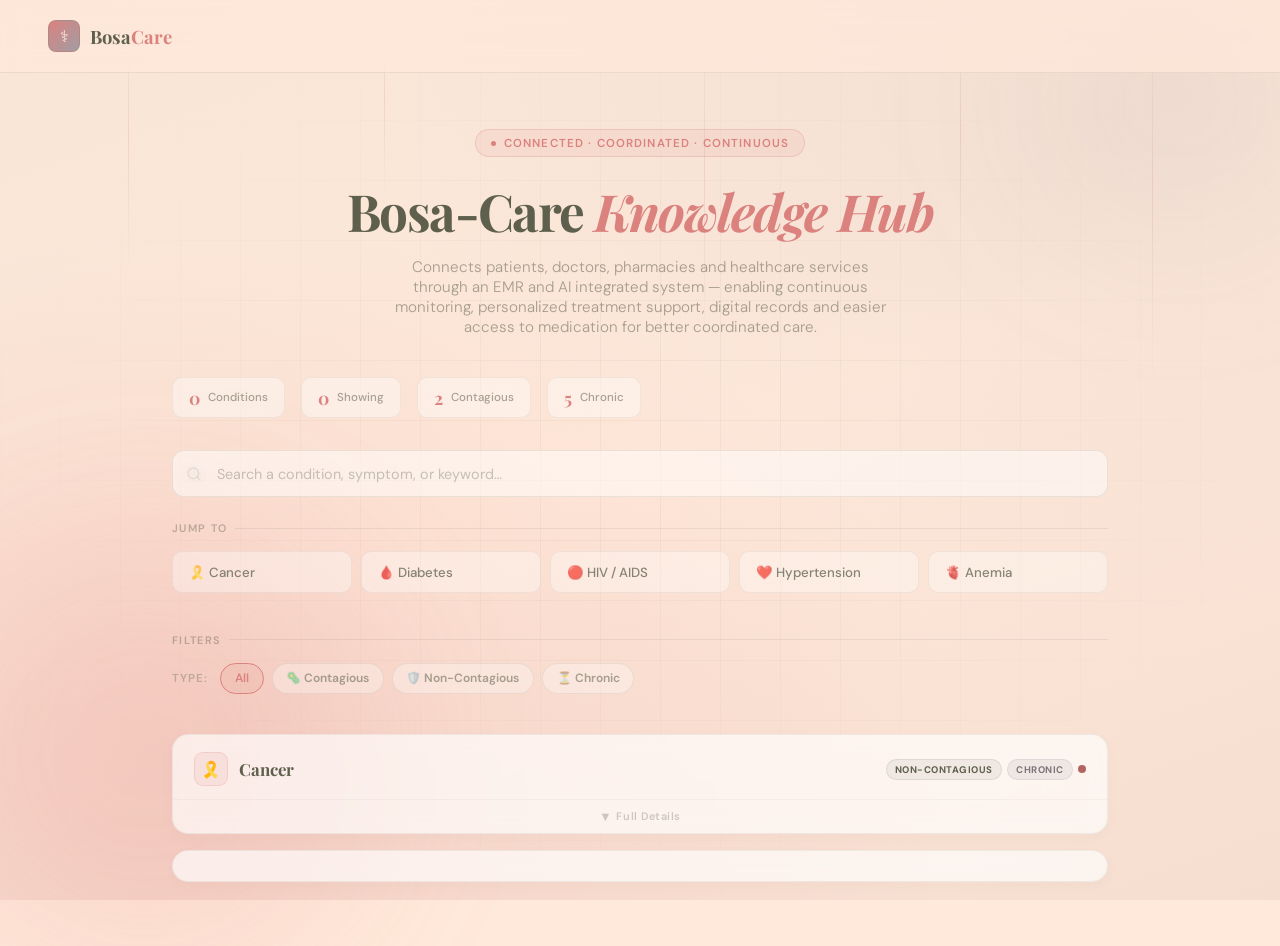
<file: know.html>
<!DOCTYPE html>
<html lang="en">
<head>
    <meta charset="UTF-8" />
    <meta name="viewport" content="width=device-width, initial-scale=1.0" />
    <title>Bosa-Care · Connected Health</title>
    <link rel="preconnect" href="https://fonts.googleapis.com" />
    <link href="https://fonts.googleapis.com/css2?family=Playfair+Display:ital,wght@0,500;0,700;1,500&family=DM+Sans:opsz,wght@9..40,300;9..40,400;9..40,500;9..40,600&display=swap" rel="stylesheet" />
    <style>
        *,
        *::before,
        *::after {
            box-sizing: border-box;
            margin: 0;
            padding: 0;
        }
        html,
        body {
            font-family: 'DM Sans', sans-serif;
            background-color: #FFE9DA;
            /* Powder Petal */
            color: #5E604D;
            /* Ebony */
            overflow-x: hidden;
        }

        /* ---- Bosa-Care palette ---- */
        :root {
            --powder: #FFE9DA;
            --coral: #DB827F;
            --dust: #D5CCC5;
            --lilac: #A19DA4;
            --ebony: #5E604D;
            --coral-light: rgba(219, 130, 127, 0.12);
            --coral-soft: rgba(219, 130, 127, 0.20);
        }

        .bg-canvas {
            position: fixed;
            inset: 0;
            z-index: 0;
            background:
                radial-gradient(ellipse at 15% 85%, rgba(219, 130, 127, 0.18) 0%, transparent 50%),
                radial-gradient(ellipse at 85% 15%, rgba(161, 157, 164, 0.10) 0%, transparent 45%),
                linear-gradient(160deg, #f7e5d6 0%, #FFE9DA 50%, #f5ddd0 100%);
        }

        .bg-grid {
            position: fixed;
            inset: 0;
            z-index: 0;
            background-image:
                linear-gradient(rgba(94, 96, 77, 0.05) 1px, transparent 1px),
                linear-gradient(90deg, rgba(94, 96, 77, 0.05) 1px, transparent 1px);
            background-size: 60px 60px;
            mask-image: radial-gradient(ellipse at center, black 20%, transparent 75%);
            pointer-events: none;
        }

        .pulse-lines {
            position: fixed;
            inset: 0;
            z-index: 0;
            overflow: hidden;
            pointer-events: none;
        }
        .pl {
            position: absolute;
            width: 1px;
            background: linear-gradient(180deg, transparent 0%, rgba(219, 130, 127, 0.20) 50%, transparent 100%);
            animation: plScroll linear infinite;
        }
        .pl:nth-child(1) {
            left: 10%;
            height: 30vh;
            animation-duration: 5s;
            animation-delay: 0s;
        }
        .pl:nth-child(2) {
            left: 30%;
            height: 22vh;
            animation-duration: 6.5s;
            animation-delay: 1s;
        }
        .pl:nth-child(3) {
            left: 55%;
            height: 38vh;
            animation-duration: 4.2s;
            animation-delay: 2s;
        }
        .pl:nth-child(4) {
            left: 75%;
            height: 28vh;
            animation-duration: 7s;
            animation-delay: 0.5s;
        }
        .pl:nth-child(5) {
            left: 90%;
            height: 42vh;
            animation-duration: 5.5s;
            animation-delay: 1.8s;
        }
        @keyframes plScroll {
            0% {
                top: -45vh;
                opacity: 0;
            }
            15% {
                opacity: 1;
            }
            85% {
                opacity: 1;
            }
            100% {
                top: 110vh;
                opacity: 0;
            }
        }

        .orb {
            position: fixed;
            border-radius: 50%;
            filter: blur(80px);
            pointer-events: none;
            z-index: 0;
            animation: orbFloat ease-in-out infinite;
        }
        .orb-1 {
            width: 450px;
            height: 450px;
            background: rgba(219, 130, 127, 0.15);
            bottom: -80px;
            left: -80px;
            animation-duration: 11s;
        }
        .orb-2 {
            width: 300px;
            height: 300px;
            background: rgba(161, 157, 164, 0.08);
            top: -50px;
            right: -50px;
            animation-duration: 14s;
            animation-delay: 3s;
        }
        @keyframes orbFloat {
            0%,
            100% {
                transform: translateY(0px) scale(1);
            }
            50% {
                transform: translateY(-25px) scale(1.04);
            }
        }

        .page {
            position: relative;
            z-index: 1;
            min-height: 100vh;
        }

        /* ---- navbar ---- */
        .navbar {
            display: flex;
            align-items: center;
            justify-content: space-between;
            padding: 1.25rem 3rem;
            border-bottom: 1px solid rgba(94, 96, 77, 0.10);
            animation: fadeDown 0.6s ease both;
            backdrop-filter: blur(12px);
            background: rgba(255, 233, 218, 0.70);
            position: sticky;
            top: 0;
            z-index: 100;
        }
        @keyframes fadeDown {
            from {
                opacity: 0;
                transform: translateY(-12px);
            }
            to {
                opacity: 1;
                transform: translateY(0);
            }
        }
        .brand {
            display: flex;
            align-items: center;
            gap: 0.6rem;
            text-decoration: none;
        }
        .brand-mark {
            width: 32px;
            height: 32px;
            background: linear-gradient(135deg, #DB827F, #A19DA4);
            border-radius: 8px;
            border: 1px solid rgba(94, 96, 77, 0.15);
            display: flex;
            align-items: center;
            justify-content: center;
            font-size: 1rem;
            color: #FFE9DA;
        }
        .brand-name {
            font-family: 'Playfair Display', serif;
            font-size: 1.15rem;
            font-weight: 700;
            color: #5E604D;
        }
        .brand-name span {
            color: #DB827F;
        }

        .page-header {
            text-align: center;
            padding: 3.5rem 2rem 2.5rem;
            animation: fadeUp 0.7s ease both;
            animation-delay: 0.1s;
        }
        .page-header__eyebrow {
            display: inline-flex;
            align-items: center;
            gap: 0.5rem;
            background: rgba(219, 130, 127, 0.10);
            border: 1px solid rgba(219, 130, 127, 0.25);
            border-radius: 100px;
            padding: 0.35rem 0.9rem;
            font-size: 0.72rem;
            font-weight: 600;
            letter-spacing: 0.10em;
            text-transform: uppercase;
            color: #DB827F;
            margin-bottom: 1.25rem;
        }
        .page-header__eyebrow::before {
            content: '';
            width: 5px;
            height: 5px;
            background: #DB827F;
            border-radius: 50%;
            animation: blink 1.8s ease-in-out infinite;
        }
        @keyframes blink {
            0%,
            100% {
                opacity: 1;
            }
            50% {
                opacity: 0.3;
            }
        }
        .page-header h1 {
            font-family: 'Playfair Display', serif;
            font-size: clamp(2rem, 5vw, 3.2rem);
            font-weight: 700;
            color: #5E604D;
            letter-spacing: -0.03em;
            margin-bottom: 0.75rem;
        }
        .page-header h1 em {
            color: #DB827F;
            font-style: italic;
        }
        .page-header p {
            color: rgba(94, 96, 77, 0.55);
            font-size: 0.95rem;
            font-weight: 300;
            max-width: 50ch;
            margin: 0 auto;
        }
        @keyframes fadeUp {
            from {
                opacity: 0;
                transform: translateY(18px);
            }
            to {
                opacity: 1;
                transform: translateY(0);
            }
        }

        /* ---- stats ---- */
        .stats-bar {
            max-width: 1000px;
            margin: 0 auto;
            padding: 0 2rem 2rem;
            display: flex;
            gap: 1rem;
            flex-wrap: wrap;
            animation: fadeUp 0.7s ease both;
            animation-delay: 0.18s;
        }
        .stat-chip {
            display: flex;
            align-items: center;
            gap: 0.5rem;
            padding: 0.5rem 1rem;
            background: rgba(255, 255, 255, 0.4);
            border: 1px solid rgba(94, 96, 77, 0.08);
            border-radius: 10px;
            backdrop-filter: blur(4px);
        }
        .stat-chip .stat-num {
            font-size: 1.1rem;
            font-weight: 700;
            color: #DB827F;
            font-family: 'Playfair Display', serif;
        }
        .stat-chip .stat-lbl {
            font-size: 0.72rem;
            color: rgba(94, 96, 77, 0.55);
            font-weight: 500;
        }

        /* ---- search ---- */
        .search-wrap {
            max-width: 1000px;
            margin: 0 auto;
            padding: 0 2rem 1.5rem;
            animation: fadeUp 0.7s ease both;
            animation-delay: 0.15s;
        }
        .search-outer {
            position: relative;
        }
        .search-icon {
            position: absolute;
            left: 0.9rem;
            top: 50%;
            transform: translateY(-50%);
            color: rgba(94, 96, 77, 0.30);
            pointer-events: none;
        }
        .search-icon svg {
            width: 16px;
            height: 16px;
            display: block;
        }
        .search-box {
            width: 100%;
            padding: 0.85rem 1.25rem 0.85rem 2.75rem;
            background: rgba(255, 255, 255, 0.50);
            border: 1px solid rgba(94, 96, 77, 0.12);
            border-radius: 12px;
            color: #5E604D;
            font-size: 0.9rem;
            font-family: 'DM Sans', sans-serif;
            transition: all 0.2s;
            outline: none;
            backdrop-filter: blur(4px);
        }
        .search-box:focus {
            border-color: #DB827F;
            background: rgba(255, 255, 255, 0.75);
        }
        .search-box::placeholder {
            color: rgba(94, 96, 77, 0.35);
        }

        /* ---- quick nav ---- */
        .quick-nav {
            max-width: 1000px;
            margin: 0 auto;
            padding: 0 2rem 2.5rem;
            animation: fadeUp 0.7s ease both;
            animation-delay: 0.2s;
        }
        .section-label {
            font-size: 0.68rem;
            font-weight: 600;
            letter-spacing: 0.12em;
            text-transform: uppercase;
            color: rgba(94, 96, 77, 0.40);
            margin-bottom: 1rem;
            display: flex;
            align-items: center;
            gap: 0.5rem;
        }
        .section-label::after {
            content: '';
            flex: 1;
            height: 1px;
            background: rgba(94, 96, 77, 0.10);
        }
        .quick-grid {
            display: grid;
            grid-template-columns: repeat(auto-fit, minmax(170px, 1fr));
            gap: 0.6rem;
        }
        .quick-pill {
            display: flex;
            align-items: center;
            gap: 0.5rem;
            padding: 0.7rem 1rem;
            background: rgba(255, 255, 255, 0.35);
            border: 1px solid rgba(94, 96, 77, 0.08);
            border-radius: 10px;
            font-size: 0.83rem;
            font-weight: 500;
            color: rgba(94, 96, 77, 0.75);
            cursor: pointer;
            transition: all 0.2s;
            text-decoration: none;
            backdrop-filter: blur(4px);
        }
        .quick-pill:hover {
            background: rgba(219, 130, 127, 0.08);
            border-color: #DB827F;
            color: #DB827F;
        }

        /* ---- filter ---- */
        .filter-bar {
            max-width: 1000px;
            margin: 0 auto;
            padding: 0 2rem 2.5rem;
            animation: fadeUp 0.7s ease both;
            animation-delay: 0.25s;
        }
        .filter-row {
            display: flex;
            align-items: center;
            gap: 0.5rem;
            flex-wrap: wrap;
        }
        .filter-label {
            font-size: 0.72rem;
            color: rgba(94, 96, 77, 0.35);
            font-weight: 600;
            text-transform: uppercase;
            letter-spacing: 0.08em;
            margin-right: 0.3rem;
        }
        .filter-btn {
            padding: 0.4rem 0.85rem;
            border-radius: 100px;
            border: 1px solid rgba(94, 96, 77, 0.10);
            background: rgba(255, 255, 255, 0.30);
            color: rgba(94, 96, 77, 0.55);
            font-size: 0.75rem;
            font-weight: 600;
            cursor: pointer;
            transition: all 0.2s;
            font-family: 'DM Sans', sans-serif;
            backdrop-filter: blur(4px);
        }
        .filter-btn:hover,
        .filter-btn.active {
            background: rgba(219, 130, 127, 0.12);
            border-color: #DB827F;
            color: #DB827F;
        }

        /* ---- cards ---- */
        .hub-body {
            max-width: 1000px;
            margin: 0 auto;
            padding: 0 2rem 4rem;
            display: flex;
            flex-direction: column;
            gap: 1rem;
        }

        .illness-card {
            background: rgba(255, 255, 255, 0.65);
            backdrop-filter: blur(8px);
            border: 1px solid rgba(94, 96, 77, 0.08);
            border-radius: 16px;
            overflow: hidden;
            transition: all 0.22s ease;
            cursor: pointer;
            animation: fadeUp 0.6s ease both;
            box-shadow: 0 4px 12px rgba(94, 96, 77, 0.03);
        }
        .illness-card:hover {
            border-color: #DB827F;
            background: rgba(255, 255, 255, 0.80);
            transform: translateY(-2px);
        }
        .illness-card.open {
            border-color: #DB827F;
            background: rgba(255, 255, 255, 0.85);
            transform: none;
        }

        .illness-card__header {
            display: flex;
            align-items: center;
            justify-content: space-between;
            padding: 1.1rem 1.3rem 0.8rem;
            gap: 0.5rem;
        }
        .illness-card__name-wrap {
            display: flex;
            align-items: center;
            gap: 0.7rem;
            flex: 1;
        }
        .illness-card__icon {
            width: 34px;
            height: 34px;
            border-radius: 9px;
            background: rgba(219, 130, 127, 0.12);
            border: 1px solid rgba(219, 130, 127, 0.20);
            display: flex;
            align-items: center;
            justify-content: center;
            font-size: 1rem;
            flex-shrink: 0;
        }
        .illness-card__name {
            font-weight: 700;
            font-size: 1.05rem;
            color: #5E604D;
            font-family: 'Playfair Display', serif;
        }
        .illness-tags {
            display: flex;
            gap: 0.35rem;
            align-items: center;
            flex-wrap: wrap;
        }

        .tag {
            font-size: 0.6rem;
            font-weight: 700;
            padding: 0.18rem 0.5rem;
            border-radius: 100px;
            letter-spacing: 0.05em;
            text-transform: uppercase;
        }
        .tag-contagious {
            background: rgba(219, 130, 127, 0.15);
            color: #b16562;
            border: 1px solid rgba(219, 130, 127, 0.25);
        }
        .tag-noncontagious {
            background: rgba(94, 96, 77, 0.08);
            color: #5E604D;
            border: 1px solid rgba(94, 96, 77, 0.12);
        }
        .tag-chronic {
            background: rgba(161, 157, 164, 0.15);
            color: #7a767b;
            border: 1px solid rgba(161, 157, 164, 0.20);
        }
        .tag-acute {
            background: rgba(219, 130, 127, 0.08);
            color: #b16562;
            border: 1px solid rgba(219, 130, 127, 0.15);
        }
        .tag-urgent {
            background: rgba(219, 130, 127, 0.18);
            color: #a55350;
            border: 1px solid rgba(219, 130, 127, 0.3);
        }

        .severity-dot {
            width: 8px;
            height: 8px;
            border-radius: 50%;
            flex-shrink: 0;
        }
        .sev-low {
            background: #8fae7a;
        }
        .sev-mod {
            background: #DB827F;
        }
        .sev-high {
            background: #b16562;
        }
        .sev-critical {
            background: #a55350;
            animation: pulse-dot 1.5s ease-in-out infinite;
        }
        @keyframes pulse-dot {
            0%,
            100% {
                opacity: 1;
            }
            50% {
                opacity: 0.4;
            }
        }

        .illness-card__body {
            padding: 0 1.3rem;
            max-height: 0;
            overflow: hidden;
            transition: max-height 0.45s ease, padding 0.2s ease;
        }
        .illness-card.open .illness-card__body {
            max-height: 2000px;
            padding: 0 1.3rem 1.3rem;
        }

        .card-summary {
            background: rgba(219, 130, 127, 0.06);
            border: 1px solid rgba(219, 130, 127, 0.12);
            border-radius: 10px;
            padding: 0.75rem 0.9rem;
            margin-bottom: 1rem;
        }
        .card-summary p {
            font-size: 0.83rem;
            color: rgba(94, 96, 77, 0.75);
            line-height: 1.6;
        }

        .card-section {
            margin-bottom: 0.9rem;
        }
        .card-section:last-child {
            margin-bottom: 0;
        }
        .card-section-title {
            font-size: 0.65rem;
            font-weight: 700;
            text-transform: uppercase;
            letter-spacing: 0.10em;
            color: #DB827F;
            margin-bottom: 0.5rem;
            display: flex;
            align-items: center;
            gap: 0.4rem;
        }
        .card-section-title::after {
            content: '';
            flex: 1;
            height: 1px;
            background: rgba(219, 130, 127, 0.15);
        }

        .card-list {
            list-style: none;
            display: flex;
            flex-direction: column;
            gap: 0.3rem;
        }
        .card-list li {
            font-size: 0.81rem;
            color: rgba(94, 96, 77, 0.65);
            line-height: 1.5;
            padding-left: 1rem;
            position: relative;
        }
        .card-list li::before {
            content: '·';
            position: absolute;
            left: 0;
            color: rgba(219, 130, 127, 0.5);
            font-weight: 700;
        }
        .card-list li.red-flag {
            color: #b16562;
        }
        .card-list li.red-flag::before {
            content: '⚠';
            font-size: 0.65rem;
            top: 0.1rem;
            color: #DB827F;
        }

        .duration-badge {
            display: inline-flex;
            align-items: center;
            gap: 0.35rem;
            background: rgba(161, 157, 164, 0.12);
            border: 1px solid rgba(161, 157, 164, 0.18);
            border-radius: 100px;
            padding: 0.2rem 0.65rem;
            font-size: 0.7rem;
            font-weight: 600;
            color: #7a767b;
            margin-top: 0.4rem;
        }

        .card-disclaimer {
            margin-top: 0.9rem;
            padding: 0.6rem 0.8rem;
            background: rgba(219, 130, 127, 0.06);
            border: 1px solid rgba(219, 130, 127, 0.12);
            border-radius: 8px;
            font-size: 0.72rem;
            color: rgba(94, 96, 77, 0.50);
            line-height: 1.55;
        }
        .card-disclaimer strong {
            color: #DB827F;
        }

        .card-divider {
            height: 1px;
            background: rgba(94, 96, 77, 0.06);
            margin: 0.75rem 0;
        }

        .illness-card__toggle {
            display: flex;
            align-items: center;
            justify-content: center;
            padding: 0.5rem;
            border-top: 1px solid rgba(94, 96, 77, 0.05);
            color: rgba(94, 96, 77, 0.30);
            font-size: 0.7rem;
            gap: 0.3rem;
            transition: color 0.2s;
        }
        .illness-card:hover .illness-card__toggle {
            color: rgba(219, 130, 127, 0.5);
        }
        .illness-card.open .illness-card__toggle {
            color: #DB827F;
            border-top-color: rgba(219, 130, 127, 0.10);
        }
        .toggle-arrow {
            transition: transform 0.3s;
            font-size: 0.8rem;
            display: inline-block;
        }
        .illness-card.open .toggle-arrow {
            transform: rotate(180deg);
        }
        .toggle-label {
            font-size: 0.68rem;
            font-weight: 600;
            letter-spacing: 0.05em;
        }

        .illness-card.hidden {
            display: none;
        }
        .no-results {
            text-align: center;
            padding: 3rem 2rem;
            color: rgba(94, 96, 77, 0.35);
            font-size: 0.9rem;
            display: none;
        }
        .no-results.show {
            display: block;
        }

        .hub-footer {
            text-align: center;
            padding: 2rem;
            font-size: 0.72rem;
            color: rgba(94, 96, 77, 0.25);
        }

        @media (max-width: 640px) {
            .navbar {
                padding: 1rem 1.25rem;
            }
            .hub-body {
                padding: 0 1rem 3rem;
            }
            .quick-nav,
            .filter-bar,
            .search-wrap,
            .stats-bar {
                padding-left: 1rem;
                padding-right: 1rem;
            }
            .quick-grid {
                grid-template-columns: repeat(auto-fit, minmax(140px, 1fr));
            }
        }
    </style>
</head>
<body>

    <div class="bg-canvas"></div>
    <div class="bg-grid"></div>
    <div class="pulse-lines">
        <div class="pl"></div>
        <div class="pl"></div>
        <div class="pl"></div>
        <div class="pl"></div>
        <div class="pl"></div>
    </div>
    <div class="orb orb-1"></div>
    <div class="orb orb-2"></div>

    <div class="page">

        <nav class="navbar">
            <a href="#" class="brand">
                <div class="brand-mark">⚕</div>
                <span class="brand-name">Bosa<span>Care</span></span>
            </a>
        </nav>

        <div class="page-header">
            <div class="page-header__eyebrow">connected · coordinated · continuous</div>
            <h1>Bosa-Care <em>Knowledge Hub</em></h1>
            <p>Connects patients, doctors, pharmacies and healthcare services through an EMR and AI integrated system — enabling continuous monitoring, personalized treatment support, digital records and easier access to medication for better coordinated care.</p>
        </div>

        <div class="stats-bar">
            <div class="stat-chip"><span class="stat-num" id="totalCount">0</span><span class="stat-lbl">Conditions</span></div>
            <div class="stat-chip"><span class="stat-num" id="visibleCount">0</span><span class="stat-lbl">Showing</span></div>
            <div class="stat-chip"><span class="stat-num">2</span><span class="stat-lbl">Contagious</span></div>
            <div class="stat-chip"><span class="stat-num">5</span><span class="stat-lbl">Chronic</span></div>
        </div>

        <div class="search-wrap">
            <div class="search-outer">
                <span class="search-icon"><svg viewBox="0 0 24 24" fill="none" stroke="currentColor" stroke-width="2" stroke-linecap="round"><circle cx="11" cy="11" r="8"/><line x1="21" y1="21" x2="16.65" y2="16.65"/></svg></span>
                <input class="search-box" type="text" id="searchInput" placeholder="Search a condition, symptom, or keyword…" />
            </div>
        </div>

        <div class="quick-nav">
            <div class="section-label">Jump To</div>
            <div class="quick-grid">
                <a class="quick-pill" href="#" data-scroll="cancer">🎗️ Cancer</a>
                <a class="quick-pill" href="#" data-scroll="diabetes">🩸 Diabetes</a>
                <a class="quick-pill" href="#" data-scroll="hiv-aids">🔴 HIV / AIDS</a>
                <a class="quick-pill" href="#" data-scroll="hypertension">❤️ Hypertension</a>
                <a class="quick-pill" href="#" data-scroll="anemia">🫀 Anemia</a>
            </div>
        </div>

        <div class="filter-bar">
            <div class="section-label">Filters</div>
            <div class="filter-row">
                <span class="filter-label">Type:</span>
                <button class="filter-btn active" data-filter="all">All</button>
                <button class="filter-btn" data-filter="contagious">🦠 Contagious</button>
                <button class="filter-btn" data-filter="noncontagious">🛡️ Non-Contagious</button>
                <button class="filter-btn" data-filter="chronic">⏳ Chronic</button>
            </div>
        </div>

        <div class="no-results" id="noResults">No conditions match your search or filter.</div>

        <div class="hub-body" id="hubBody">

            <!-- CANCER -->
            <div class="illness-card" id="card-cancer" data-name="cancer tumor oncology malignancy" data-tags="noncontagious chronic">
                <div class="illness-card__header">
                    <div class="illness-card__name-wrap">
                        <div class="illness-card__icon">🎗️</div>
                        <span class="illness-card__name">Cancer</span>
                    </div>
                    <div class="illness-tags">
                        <span class="tag tag-noncontagious">Non-Contagious</span>
                        <span class="tag tag-chronic">Chronic</span>
                        <span class="severity-dot sev-high"></span>
                    </div>
                </div>
                <div class="illness-card__body">
                    <div class="card-summary"><p>Cancer is a broad group of diseases in which abnormal cells grow uncontrollably and can invade nearby tissue or spread (metastasise) to other parts of the body. There are over 100 distinct types, named for the organ or cell type where they start (e.g. breast, lung, colorectal, leukaemia). Outcomes vary enormously by type and stage at diagnosis — many cancers are highly treatable when caught early.</p></div>
                    <div class="card-section">
                        <div class="card-section-title">Common Symptoms</div>
                        <ul class="card-list">
                            <li>Unexplained weight loss and persistent fatigue</li>
                            <li>A new lump, thickening, or swelling anywhere on the body</li>
                            <li>Changes in a mole's size, shape, or colour</li>
                            <li>Persistent cough, hoarseness, or difficulty swallowing</li>
                            <li>Unusual bleeding or discharge (bowel, urine, vaginal)</li>
                            <li>Changes in bowel or bladder habits lasting more than a few weeks</li>
                            <li class="red-flag">Coughing up blood, sudden severe pain, or a rapidly growing lump — seek urgent medical review</li>
                            <li class="red-flag">Symptoms of a blocked bowel or airway are a medical emergency</li>
                        </ul>
                    </div>
                    <div class="card-divider"></div>
                    <div class="card-section">
                        <div class="card-section-title">Causes &amp; Risk Factors</div>
                        <ul class="card-list">
                            <li>Accumulated mutations in genes controlling cell growth and division</li>
                            <li>Tobacco use is the single largest preventable cause worldwide</li>
                            <li>Chronic infections (HPV, hepatitis B/C, H. pylori) drive certain cancer types</li>
                            <li>Excess UV exposure, obesity, alcohol, and poor diet raise risk</li>
                            <li>Inherited gene mutations (e.g. BRCA1/2) increase risk for specific cancers</li>
                            <li>Age is the strongest overall risk factor — most cancers occur after 50</li>
                        </ul>
                    </div>
                    <div class="card-divider"></div>
                    <div class="card-section">
                        <div class="card-section-title">Management &amp; Treatment</div>
                        <ul class="card-list">
                            <li>Surgery to remove localised tumours</li>
                            <li>Chemotherapy: systemic drugs that target rapidly dividing cells</li>
                            <li>Radiotherapy: targeted high-energy radiation to destroy cancer cells</li>
                            <li>Immunotherapy and targeted therapy for specific molecular profiles</li>
                            <li>Treatment plans are typically multidisciplinary and staged based on tumour type and spread</li>
                            <li>Palliative and supportive care manage symptoms and quality of life at any stage</li>
                        </ul>
                        <div class="duration-badge">⏱ Treatment length varies widely — months to years, sometimes lifelong monitoring</div>
                    </div>
                    <div class="card-divider"></div>
                    <div class="card-section">
                        <div class="card-section-title">Prevention &amp; Screening</div>
                        <ul class="card-list">
                            <li>Avoid tobacco in all forms; limit alcohol intake</li>
                            <li>Maintain a healthy weight and stay physically active</li>
                            <li>Use sun protection; avoid tanning beds</li>
                            <li>Get vaccinated against HPV and hepatitis B where recommended</li>
                            <li>Attend age-appropriate screening (mammograms, cervical smears, colonoscopy)</li>
                        </ul>
                    </div>
                    <div class="card-disclaimer"><strong>⚕ Medical Disclaimer:</strong> This information is for educational purposes only and does not replace professional medical advice. Cancer diagnosis and treatment must be guided by an oncologist based on individual test results.</div>
                </div>
                <div class="illness-card__toggle"><span class="toggle-arrow">▼</span> <span class="toggle-label">Full Details</span></div>
            </div>

            <!-- DIABETES -->
            <div class="illness-card" id="card-diabetes" data-name="diabetes type 1 type 2 blood sugar insulin glucose" data-tags="noncontagious chronic">
                <div class="illness-card__header">
                    <div class="illness-card__name-wrap">
                        <div class="
</file>
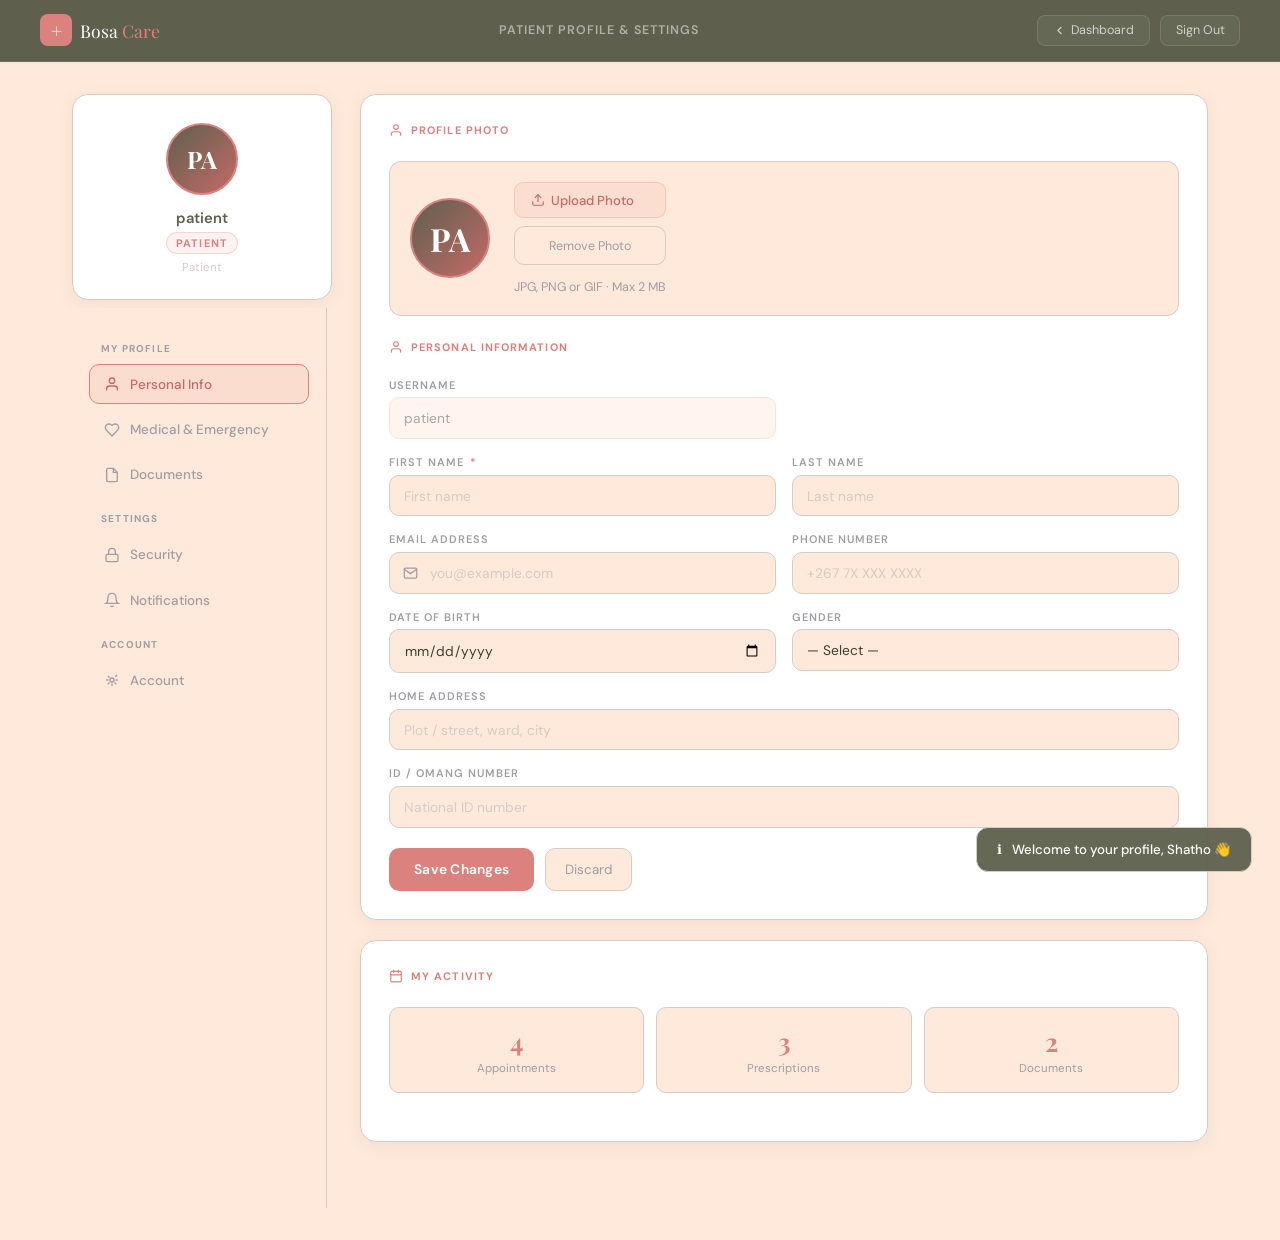
<file: patient-profile.html>
<!DOCTYPE html>
<html lang="en">
<head>
  <meta charset="UTF-8"/>
  <meta name="viewport" content="width=device-width, initial-scale=1.0"/>
  <title>My Profile | Bosa Care — Patient</title>
  <link rel="stylesheet" href="style.css">
  
  <link rel="preconnect" href="https://fonts.googleapis.com"/>
  <link href="https://fonts.googleapis.com/css2?family=Playfair+Display:ital,wght@0,700;1,500&family=DM+Sans:opsz,wght@9..40,300;9..40,400;9..40,500;9..40,600&display=swap" rel="stylesheet"/>
  <style>
    *, *::before, *::after { box-sizing: border-box; margin: 0; padding: 0; }

    :root {
      --cream:       #FFE9DA;
      --coral:       #DB827F;
      --coral-dark:  #c46a67;
      --grey:        #D5CCC5;
      --lilac:       #A19DA4;
      --ebony:       #5E604D;
      --white:       #FFFFFF;
      --ink:         #3d3e33;
      --gold:        #fbbf24;
      --radius:      16px;
      --radius-sm:   10px;
      --shadow:      0 4px 18px rgba(94,96,77,0.08);
      --shadow-lift: 0 10px 30px rgba(94,96,77,0.16);
    }

    * { box-sizing: border-box; }
    body {
      background: var(--cream);
      color: var(--ink);
      font-family: 'DM Sans', sans-serif;
      min-height: 100vh;
    }

    /* ===== NAVIGATION ===== */
    nav {
      display: flex; align-items: center; justify-content: space-between;
      padding: 0.9rem 2.5rem;
      background: var(--ebony);
      border-bottom: 1px solid rgba(255,255,255,0.07);
      position: sticky; top: 0; z-index: 100;
    }
    .nav-brand { 
      font-family: 'Playfair Display', serif; 
      font-size: 1.1rem; 
      color: #fff; 
      text-decoration: none; 
      display: flex;
      align-items: center;
      gap: 0.5rem;
    }
    .nav-brand .brand-icon {
      width: 32px; height: 32px;
      background: var(--coral);
      border-radius: 8px;
      display: flex; align-items: center; justify-content: center;
      color: #fff;
      font-size: 1.2rem;
      font-weight: 700;
    }
    .nav-brand .brand-bosa { color: #fff; }
    .nav-brand .brand-care { color: var(--coral); }
    .nav-center { 
      font-size: 0.78rem; 
      color: rgba(255,255,255,0.5); 
      font-weight: 600; 
      letter-spacing: 0.08em; 
      text-transform: uppercase; 
    }
    .nav-right { display: flex; align-items: center; gap: 0.65rem; }
    .btn-nav {
      padding: 0.4rem 0.9rem; border-radius: 8px; border: 1px solid rgba(255,255,255,0.12);
      background: rgba(255,255,255,0.05); color: rgba(255,255,255,0.7); font-size: 0.78rem;
      font-family: 'DM Sans', sans-serif; cursor: pointer; transition: all 0.18s;
      text-decoration: none; display: inline-flex; align-items: center; gap: 0.35rem;
    }
    .btn-nav:hover { background: rgba(255,255,255,0.1); color: #fff; }

    /* ===== PAGE SHELL ===== */
    .page-shell {
      display: grid; grid-template-columns: 260px 1fr;
      max-width: 1200px; margin: 2rem auto; padding: 0 2rem; gap: 1.75rem; align-items: start;
    }

    /* ===== SIDEBAR ===== */
    .sidebar { position: sticky; top: 80px; display: flex; flex-direction: column; gap: 0.35rem; }
    .sidebar-group-label {
      font-size: 0.62rem; font-weight: 700; text-transform: uppercase;
      letter-spacing: 0.12em; color: var(--lilac);
      padding: 0 0.75rem; margin: 0.75rem 0 0.25rem;
    }
    .nav-item {
      display: flex; align-items: center; gap: 0.65rem;
      padding: 0.65rem 0.85rem; border-radius: 10px;
      font-size: 0.84rem; font-weight: 500; color: var(--lilac);
      cursor: pointer; border: 1px solid transparent; transition: all 0.18s; user-select: none;
    }
    .nav-item svg { width: 16px; height: 16px; flex-shrink: 0; stroke: currentColor; fill: none; stroke-width: 2; }
    .nav-item:hover { background: rgba(219,130,127,0.08); color: var(--ink); border-color: var(--grey); }
    .nav-item.active { background: rgba(219,130,127,0.12); color: var(--coral-dark); border-color: var(--coral); }

    /* ===== AVATAR BLOCK ===== */
    .avatar-block {
      display: flex; flex-direction: column; align-items: center;
      padding: 1.75rem 1rem 1.5rem; text-align: center;
      background: var(--white); border: 1px solid var(--grey);
      border-radius: var(--radius); margin-bottom: 0.5rem;
      box-shadow: var(--shadow);
    }
    .avatar-ring {
      width: 72px; height: 72px; border-radius: 50%;
      background: linear-gradient(135deg, var(--ebony), var(--coral-dark));
      border: 2px solid var(--coral);
      display: flex; align-items: center; justify-content: center;
      font-family: 'Playfair Display', serif; font-size: 1.5rem; font-weight: 700; color: #fff;
      margin-bottom: 0.85rem; position: relative; cursor: pointer; transition: border-color 0.2s; overflow: hidden;
    }
    .avatar-ring:hover { border-color: var(--gold); }
    .avatar-edit-overlay {
      position: absolute; inset: 0; border-radius: 50%;
      background: rgba(0,0,0,0.5); opacity: 0;
      display: flex; align-items: center; justify-content: center;
      transition: opacity 0.2s; font-size: 0.7rem; color: #fff; font-family: 'DM Sans',sans-serif;
    }
    .avatar-ring:hover .avatar-edit-overlay { opacity: 1; }
    .avatar-name { font-size: 0.92rem; font-weight: 600; color: var(--ebony); margin-bottom: 0.25rem; }
    .avatar-role {
      font-size: 0.68rem; font-weight: 700; text-transform: uppercase; letter-spacing: 0.1em;
      color: var(--coral); padding: 0.18rem 0.6rem;
      background: rgba(219,130,127,0.1); border: 1px solid rgba(219,130,127,0.25); border-radius: 100px;
    }
    .avatar-joined { font-size: 0.72rem; color: var(--grey); margin-top: 0.35rem; }

    /* ===== MAIN CONTENT ===== */
    .main-col { display: flex; flex-direction: column; gap: 1.25rem; min-width: 0; }
    .panel { display: none; }
    .panel.active { display: flex; flex-direction: column; gap: 1.25rem; }

    .card {
      background: var(--white); border: 1px solid var(--grey);
      border-radius: var(--radius); padding: 1.75rem;
      box-shadow: var(--shadow);
    }
    .card-title {
      font-size: 0.68rem; font-weight: 700; text-transform: uppercase;
      letter-spacing: 0.1em; color: var(--coral);
      display: flex; align-items: center; gap: 0.5rem; margin-bottom: 1.5rem;
    }
    .card-title svg { width: 14px; height: 14px; stroke: var(--coral); fill: none; stroke-width: 2; }
    .divider { height: 1px; background: var(--grey); margin: 1.25rem 0; }

    /* ===== FORMS ===== */
    .form-grid { display: grid; grid-template-columns: 1fr 1fr; gap: 1rem; }
    .form-field { display: flex; flex-direction: column; gap: 0.35rem; }
    .form-field.full { grid-column: 1 / -1; }
    .field-label {
      font-size: 0.69rem; font-weight: 600; text-transform: uppercase;
      letter-spacing: 0.09em; color: var(--lilac);
    }
    .field-req { color: var(--coral); margin-left: 2px; }
    .dash-input, .dash-select, .dash-textarea {
      background: var(--cream); border: 1px solid var(--grey);
      border-radius: 10px; color: var(--ink); font-size: 0.86rem;
      font-family: 'DM Sans', sans-serif; padding: 0.68rem 0.9rem;
      outline: none; transition: border-color 0.2s, background 0.2s; width: 100%;
    }
    .dash-textarea { resize: vertical; min-height: 100px; line-height: 1.6; }
    .dash-input:focus, .dash-select:focus, .dash-textarea:focus {
      border-color: var(--coral); background: rgba(219,130,127,0.04);
    }
    .dash-input::placeholder, .dash-textarea::placeholder { color: var(--grey); }
    .dash-select { appearance: none; cursor: pointer; }
    .dash-select option { background: var(--white); }
    .dash-input:disabled { opacity: 0.45; cursor: not-allowed; }

    .input-wrap { position: relative; }
    .input-wrap .input-icon { position: absolute; left: 0.9rem; top: 50%; transform: translateY(-50%); width: 15px; height: 15px; color: var(--lilac); pointer-events: none; stroke: currentColor; fill: none; stroke-width: 2; }
    .input-wrap .dash-input { padding-left: 2.5rem; }

    /* ===== BUTTONS ===== */
    .btn-primary {
      padding: 0.72rem 1.5rem; border-radius: 10px;
      background: var(--coral); border: 1px solid rgba(219,130,127,0.3); color: #fff;
      font-size: 0.86rem; font-weight: 600; font-family: 'DM Sans', sans-serif;
      cursor: pointer; transition: all 0.18s; letter-spacing: 0.02em;
    }
    .btn-primary:hover { background: var(--coral-dark); transform: translateY(-1px); box-shadow: 0 6px 18px rgba(219,130,127,0.3); }
    .btn-secondary {
      padding: 0.65rem 1.2rem; border-radius: 10px;
      background: var(--cream); border: 1px solid var(--grey);
      color: var(--lilac); font-size: 0.84rem; font-family: 'DM Sans', sans-serif;
      cursor: pointer; transition: all 0.18s;
    }
    .btn-secondary:hover { background: var(--grey); color: var(--ink); }
    .btn-danger {
      padding: 0.65rem 1.2rem; border-radius: 10px;
      background: rgba(219,130,127,0.1); border: 1px solid rgba(219,130,127,0.25);
      color: var(--coral); font-size: 0.84rem; font-family: 'DM Sans', sans-serif;
      cursor: pointer; transition: all 0.18s;
    }
    .btn-danger:hover { background: rgba(219,130,127,0.18); }
    .btn-row { display: flex; gap: 0.65rem; margin-top: 1.25rem; flex-wrap: wrap; }

    /* ===== STATS ===== */
    .stats-row { display: grid; grid-template-columns: repeat(3, 1fr); gap: 0.75rem; margin-bottom: 1.25rem; }
    .stat-chip { padding: 1rem; border-radius: 10px; background: var(--cream); border: 1px solid var(--grey); text-align: center; }
    .stat-num { font-family: 'Playfair Display', serif; font-size: 1.6rem; color: var(--coral); font-weight: 700; }
    .stat-lbl { font-size: 0.72rem; color: var(--lilac); margin-top: 0.2rem; }

    /* ===== DOCUMENTS ===== */
    .doc-upload-zone {
      border: 2px dashed var(--grey); border-radius: 12px;
      padding: 1.5rem; text-align: center; cursor: pointer;
      transition: all 0.2s; background: rgba(219,130,127,0.02); margin-bottom: 1.25rem;
    }
    .doc-upload-zone:hover { border-color: var(--coral); background: rgba(219,130,127,0.05); }
    .doc-upload-zone svg { width: 32px; height: 32px; color: var(--coral); opacity: 0.6; margin-bottom: 0.5rem; }
    .doc-upload-zone p { font-size: 0.82rem; color: var(--lilac); margin-bottom: 0.3rem; }
    .doc-upload-zone small { font-size: 0.72rem; color: var(--grey); }
    #docUploadInput { display: none; }

    .doc-filters { display: flex; gap: 0.5rem; align-items: center; margin-bottom: 1rem; flex-wrap: wrap; }
    .doc-filter-label { font-size: 0.72rem; color: var(--lilac); font-weight: 600; text-transform: uppercase; letter-spacing: 0.07em; }

    .doc-card {
      display: flex; align-items: center; gap: 0.9rem;
      padding: 0.85rem 1rem; border: 1px solid var(--grey);
      border-radius: 10px; background: var(--cream);
      margin-bottom: 0.55rem; transition: border-color 0.18s;
    }
    .doc-card:hover { border-color: var(--coral); }
    .doc-icon { font-size: 1.4rem; flex-shrink: 0; }
    .doc-info { flex: 1; min-width: 0; }
    .doc-name { font-size: 0.86rem; font-weight: 600; color: var(--ink); white-space: nowrap; overflow: hidden; text-overflow: ellipsis; }
    .doc-meta { font-size: 0.73rem; color: var(--lilac); margin-top: 0.15rem; }
    .doc-actions { display: flex; gap: 0.4rem; flex-shrink: 0; }
    .doc-btn {
      width: 30px; height: 30px; border-radius: 7px; border: 1px solid var(--grey);
      background: var(--white); cursor: pointer; display: flex; align-items: center;
      justify-content: center; transition: all 0.18s;
    }
    .doc-btn svg { width: 13px; height: 13px; stroke: currentColor; fill: none; stroke-width: 2; }
    .doc-btn-dl { color: var(--ebony); }
    .doc-btn-dl:hover { background: var(--cream); border-color: var(--coral); }
    .doc-btn-del { color: var(--coral); }
    .doc-btn-del:hover { background: rgba(219,130,127,0.1); border-color: var(--coral); }
    .empty-docs { text-align: center; padding: 2rem 1rem; font-size: 0.83rem; color: var(--grey); line-height: 1.6; }

    /* ===== TOGGLES ===== */
    .toggle-row {
      display: flex; align-items: center; justify-content: space-between;
      padding: 0.9rem 0; border-bottom: 1px solid var(--grey);
    }
    .toggle-row:last-child { border-bottom: none; padding-bottom: 0; }
    .toggle-info .toggle-label { font-size: 0.88rem; font-weight: 500; color: var(--ink); margin-bottom: 0.15rem; }
    .toggle-info .toggle-sub { font-size: 0.76rem; color: var(--lilac); }
    .toggle-switch { position: relative; width: 46px; height: 26px; flex-shrink: 0; cursor: pointer; }
    .toggle-switch input { opacity: 0; width: 0; height: 0; }
    .toggle-track { position: absolute; inset: 0; border-radius: 26px; background: var(--grey); transition: background 0.25s; }
    .toggle-switch input:checked + .toggle-track { background: var(--coral); }
    .toggle-thumb { position: absolute; width: 20px; height: 20px; border-radius: 50%; background: #fff; top: 3px; left: 3px; transition: transform 0.25s; pointer-events: none; }
    .toggle-switch input:checked ~ .toggle-thumb { transform: translateX(20px); }

    /* ===== PASSWORD ===== */
    .pw-wrap { position: relative; }
    .pw-wrap .dash-input { padding-right: 2.75rem; }
    .pw-eye {
      position: absolute; right: 0.85rem; top: 50%; transform: translateY(-50%);
      background: none; border: none; cursor: pointer; color: var(--lilac);
      padding: 0; display: flex; align-items: center; transition: color 0.2s;
    }
    .pw-eye:hover { color: var(--coral); }
    .pw-eye svg { width: 15px; height: 15px; stroke: currentColor; fill: none; stroke-width: 2; }
    .strength-bar { height: 4px; border-radius: 2px; background: var(--grey); margin-top: 0.5rem; overflow: hidden; }
    .strength-fill { height: 100%; border-radius: 2px; transition: width 0.3s, background 0.3s; width: 0%; }
    .strength-text { font-size: 0.72rem; color: var(--grey); margin-top: 0.3rem; }

    /* ===== SESSIONS ===== */
    .session-card {
      display: flex; align-items: center; gap: 1rem; padding: 0.85rem 1rem;
      border: 1px solid var(--grey); border-radius: 10px; background: var(--cream); margin-bottom: 0.6rem;
    }
    .session-icon {
      width: 36px; height: 36px; border-radius: 8px;
      background: rgba(219,130,127,0.1); border: 1px solid rgba(219,130,127,0.15);
      display: flex; align-items: center; justify-content: center; flex-shrink: 0;
    }
    .session-icon svg { width: 16px; height: 16px; color: var(--coral); stroke: currentColor; fill: none; stroke-width: 2; }
    .session-device { font-size: 0.86rem; font-weight: 600; color: var(--ink); }
    .session-meta { font-size: 0.75rem; color: var(--lilac); margin-top: 0.15rem; }
    .session-badge {
      margin-left: auto; font-size: 0.62rem; font-weight: 700; padding: 0.2rem 0.55rem;
      border-radius: 6px; text-transform: uppercase; letter-spacing: 0.06em;
      background: rgba(94,96,77,0.1); color: var(--ebony); flex-shrink: 0;
    }

    /* ===== DANGER ===== */
    .danger-row {
      display: flex; align-items: center; justify-content: space-between;
      padding: 1rem; border: 1px solid var(--grey); border-radius: 10px;
      background: var(--cream); margin-bottom: 0.6rem;
    }
    .danger-info .danger-label { font-size: 0.86rem; font-weight: 600; color: var(--ink); margin-bottom: 0.15rem; }
    .danger-info .danger-sub { font-size: 0.75rem; color: var(--lilac); }

    /* ===== AVATAR EDIT ===== */
    .avatar-edit-wrap {
      display: flex; align-items: center; gap: 1.5rem;
      padding: 1.25rem; background: var(--cream);
      border: 1px solid var(--grey); border-radius: 12px; margin-bottom: 1.5rem;
    }
    .avatar-preview {
      width: 80px; height: 80px; border-radius: 50%; flex-shrink: 0;
      background: linear-gradient(135deg, var(--ebony), var(--coral-dark));
      border: 2px solid var(--coral);
      display: flex; align-items: center; justify-content: center;
      font-family: 'Playfair Display', serif; font-size: 1.6rem; font-weight: 700;
      color: #fff; overflow: hidden;
    }
    .avatar-edit-actions { display: flex; flex-direction: column; gap: 0.5rem; }
    .avatar-edit-actions p { font-size: 0.78rem; color: var(--lilac); margin-top: 0.35rem; }
    .btn-upload-label {
      display: inline-flex; align-items: center; gap: 0.4rem;
      padding: 0.55rem 1rem; border-radius: 9px;
      background: rgba(219,130,127,0.1); border: 1px solid rgba(219,130,127,0.25);
      color: var(--coral-dark); font-size: 0.82rem; font-family: 'DM Sans', sans-serif;
      cursor: pointer; transition: all 0.18s; font-weight: 500;
    }
    .btn-upload-label:hover { background: rgba(219,130,127,0.18); }
    .btn-upload-label svg { width: 14px; height: 14px; stroke: currentColor; fill: none; stroke-width: 2; }
    #avatarUploadInput { display: none; }

    /* ===== TOAST ===== */
    .toast {
      position: fixed; bottom: 1.75rem; right: 1.75rem; z-index: 999;
      padding: 0.8rem 1.25rem; border-radius: 12px; font-size: 0.83rem;
      font-weight: 500; display: flex; align-items: center; gap: 0.6rem;
      opacity: 0; transform: translateY(8px);
      transition: all 0.3s cubic-bezier(0.22,1,0.36,1); pointer-events: none;
    }
    .toast.show { opacity: 1; transform: translateY(0); }
    .toast.success { background: rgba(94,96,77,0.95); border: 1px solid var(--grey); color: #fff; }
    .toast.error { background: rgba(219,130,127,0.95); border: 1px solid var(--coral); color: #fff; }
    .toast.info { background: rgba(94,96,77,0.95); border: 1px solid var(--grey); color: #fff; }

    .section-sub { font-size: 0.78rem; color: var(--lilac); margin-bottom: 1rem; line-height: 1.6; }

    /* ===== RESPONSIVE ===== */
    @media (max-width: 920px) {
      .page-shell { grid-template-columns: 1fr; }
      .sidebar { position: static; flex-direction: row; flex-wrap: wrap; gap: 0.3rem; }
      .sidebar-group-label { display: none; }
      .avatar-block { flex-direction: row; text-align: left; gap: 1rem; padding: 1rem 1.25rem; }
      .avatar-ring { margin-bottom: 0; flex-shrink: 0; }
      nav { padding: 0.75rem 1rem; }
      .page-shell { padding: 0 1rem; margin: 1rem auto; }
      .stats-row { grid-template-columns: repeat(3, 1fr); }
    }
    @media (max-width: 540px) {
      .form-grid { grid-template-columns: 1fr; }
      .stats-row { grid-template-columns: 1fr 1fr; }
    }
  </style>
</head>
<body>

<!-- ===== NAVIGATION ===== -->
<nav>
  <a href="index.html" class="nav-brand">
    <div class="brand-icon">+</div>
    <div>
      <span class="brand-bosa">Bosa</span>
      <span class="brand-care">Care</span>
    </div>
  </a>
  <span class="nav-center">Patient Profile &amp; Settings</span>
  <div class="nav-right">
    <a href="patient.html" class="btn-nav">
      <svg width="13" height="13" viewBox="0 0 24 24" fill="none" stroke="currentColor" stroke-width="2" stroke-linecap="round"><polyline points="15 18 9 12 15 6"/></svg>
      Dashboard
    </a>
    <button class="btn-nav" onclick="patientSignOut()">Sign Out</button>
  </div>
</nav>

<div class="page-shell">

  <!-- ===== SIDEBAR ===== -->
  <aside>
    <div class="avatar-block">
      <div class="avatar-ring" id="avatarCircle">
        <span id="avatarInitials">ST</span>
        <div class="avatar-edit-overlay">✎ Edit</div>
      </div>
      <div>
        <div class="avatar-name" id="avatarName">Shatho Tumelo</div>
        <div class="avatar-role">Patient</div>
        <div class="avatar-joined" id="avatarJoined">Joined March 2024</div>
      </div>
    </div>

    <div class="sidebar">
      <div class="sidebar-group-label">My Profile</div>
      <div class="nav-item active" data-panel="profile">
        <svg viewBox="0 0 24 24" fill="none" stroke="currentColor" stroke-width="2" stroke-linecap="round"><path d="M20 21v-2a4 4 0 0 0-4-4H8a4 4 0 0 0-4 4v2"/><circle cx="12" cy="7" r="4"/></svg>
        Personal Info
      </div>
      <div class="nav-item" data-panel="medical">
        <svg viewBox="0 0 24 24" fill="none" stroke="currentColor" stroke-width="2" stroke-linecap="round"><path d="M19 14c1.49-1.46 3-3.21 3-5.5A5.5 5.5 0 0 0 16.5 3c-1.76 0-3 .5-4.5 2-1.5-1.5-2.74-2-4.5-2A5.5 5.5 0 0 0 2 8.5c0 2.29 1.51 4.04 3 5.5l7 7z"/></svg>
        Medical &amp; Emergency
      </div>
      <div class="nav-item" data-panel="documents">
        <svg viewBox="0 0 24 24" fill="none" stroke="currentColor" stroke-width="2" stroke-linecap="round"><path d="M14 2H6a2 2 0 0 0-2 2v16a2 2 0 0 0 2 2h12a2 2 0 0 0 2-2V8z"/><polyline points="14 2 14 8 20 8"/></svg>
        Documents
      </div>
      <div class="sidebar-group-label">Settings</div>
      <div class="nav-item" data-panel="security">
        <svg viewBox="0 0 24 24" fill="none" stroke="currentColor" stroke-width="2" stroke-linecap="round"><rect x="3" y="11" width="18" height="11" rx="2"/><path d="M7 11V7a5 5 0 0 1 10 0v4"/></svg>
        Security
      </div>
      <div class="nav-item" data-panel="notifications">
        <svg viewBox="0 0 24 24" fill="none" stroke="currentColor" stroke-width="2" stroke-linecap="round"><path d="M18 8A6 6 0 0 0 6 8c0 7-3 9-3 9h18s-3-2-3-9"/><path d="M13.73 21a2 2 0 0 1-3.46 0"/></svg>
        Notifications
      </div>
      <div class="sidebar-group-label">Account</div>
      <div class="nav-item" data-panel="account">
        <svg viewBox="0 0 24 24" fill="none" stroke="currentColor" stroke-width="2" stroke-linecap="round"><circle cx="12" cy="12" r="3"/><path d="M19.07 4.93l-1.41 1.41M20 12h-2M17.66 17.66l-1.41-1.41M12 20v-2M6.34 17.66l1.41-1.41M4 12h2M6.34 6.34L7.75 7.75"/></svg>
        Account
      </div>
    </div>
  </aside>

  <main class="main-col">

    <!-- ===== PERSONAL INFO ===== -->
    <div class="panel active" id="panel-profile">
      <div class="card">
        <div class="card-title">
          <svg viewBox="0 0 24 24" fill="none" stroke="currentColor" stroke-width="2" stroke-linecap="round"><path d="M20 21v-2a4 4 0 0 0-4-4H8a4 4 0 0 0-4 4v2"/><circle cx="12" cy="7" r="4"/></svg>
          Profile Photo
        </div>
        <div class="avatar-edit-wrap">
          <div class="avatar-preview" id="avatarPreview">ST</div>
          <div class="avatar-edit-actions">
            <label class="btn-upload-label" for="avatarUploadInput">
              <svg viewBox="0 0 24 24" fill="none" stroke="currentColor" stroke-width="2" stroke-linecap="round"><path d="M21 15v4a2 2 0 0 1-2 2H5a2 2 0 0 1-2-2v-4"/><polyline points="17 8 12 3 7 8"/><line x1="12" y1="3" x2="12" y2="15"/></svg>
              Upload Photo
            </label>
            <input type="file" id="avatarUploadInput" accept="image/*"/>
            <button class="btn-secondary" style="font-size:0.78rem;" onclick="patientRemoveAvatar()">Remove Photo</button>
            <p>JPG, PNG or GIF · Max 2 MB</p>
          </div>
        </div>

        <div class="card-title">
          <svg viewBox="0 0 24 24" fill="none" stroke="currentColor" stroke-width="2" stroke-linecap="round"><path d="M20 21v-2a4 4 0 0 0-4-4H8a4 4 0 0 0-4 4v2"/><circle cx="12" cy="7" r="4"/></svg>
          Personal Information
        </div>
        <div class="form-grid">
          <div class="form-field">
            <label class="field-label">Username</label>
            <input class="dash-input" id="pUsername" type="text" value="shatho.tumelo" disabled/>
          </div>
          <div class="form-field"><!-- spacer --></div>
          <div class="form-field">
            <label class="field-label">First Name <span class="field-req">*</span></label>
            <input class="dash-input" id="pFirstName" type="text" placeholder="First name" value="Shatho"/>
          </div>
          <div class="form-field">
            <label class="field-label">Last Name</label>
            <input class="dash-input" id="pLastName" type="text" placeholder="Last name" value="Tumelo"/>
          </div>
          <div class="form-field">
            <label class="field-label">Email Address</label>
            <div class="input-wrap">
              <svg class="input-icon" viewBox="0 0 24 24" fill="none" stroke="currentColor" stroke-width="2" stroke-linecap="round"><path d="M4 4h16c1.1 0 2 .9 2 2v12c0 1.1-.9 2-2 2H4c-1.1 0-2-.9-2-2V6c0-1.1.9-2 2-2z"/><polyline points="22,6 12,13 2,6"/></svg>
              <input class="dash-input" id="pEmail" type="email" placeholder="you@example.com" value="shatho.tumelo@bosacare.bw"/>
            </div>
          </div>
          <div class="form-field">
            <label class="field-label">Phone Number</label>
            <input class="dash-input" id="pPhone" type="tel" placeholder="+267 7X XXX XXXX" value="+267 71 234 567"/>
          </div>
          <div class="form-field">
            <label class="field-label">Date of Birth</label>
            <input class="dash-input" id="pDOB" type="date" value="1990-05-15"/>
          </div>
          <div class="form-field">
            <label class="field-label">Gender</label>
            <select class="dash-select" id="pGender">
              <option value="">— Select —</option>
              <option selected>Male</option>
              <option>Female</option>
              <option>Other</option>
              <option>Prefer not to say</option>
            </select>
          </div>
          <div class="form-field full">
            <label class="field-label">Home Address</label>
            <input class="dash-input" id="pAddress" type="text" placeholder="Plot / street, ward, city" value="Plot 145, Gaborone West, Gaborone"/>
          </div>
          <div class="form-field full">
            <label class="field-label">ID / Omang Number</label>
            <input class="dash-input" id="pIDNumber" type="text" placeholder="National ID number" value="111-222-333"/>
          </div>
        </div>
        <div class="btn-row">
          <button class="btn-primary" onclick="patientSaveProfile()">Save Changes</button>
          <button class="btn-secondary" onclick="patientLoadProfile()">Discard</button>
        </div>
      </div>

      <div class="card">
        <div class="card-title">
          <svg viewBox="0 0 24 24" fill="none" stroke="currentColor" stroke-width="2" stroke-linecap="round"><rect x="3" y="4" width="18" height="18" rx="2"/><line x1="16" y1="2" x2="16" y2="6"/><line x1="8" y1="2" x2="8" y2="6"/><line x1="3" y1="10" x2="21" y2="10"/></svg>
          My Activity
        </div>
        <div class="stats-row">
          <div class="stat-chip">
            <div class="stat-num" id="statAppts">4</div>
            <div class="stat-lbl">Appointments</div>
          </div>
          <div class="stat-chip">
            <div class="stat-num" id="statRx">3</div>
            <div class="stat-lbl">Prescriptions</div>
          </div>
          <div class="stat-chip">
            <div class="stat-num" id="statDocs">2</div>
            <div class="stat-lbl">Documents</div>
          </div>
        </div>
      </div>
    </div>

    <!-- ===== MEDICAL & EMERGENCY ===== -->
    <div class="panel" id="panel-medical">
      <div class="card">
        <div class="card-title">
          <svg viewBox="0 0 24 24" fill="none" stroke="currentColor" stroke-width="2" stroke-linecap="round"><path d="M19 14c1.49-1.46 3-3.21 3-5.5A5.5 5.5 0 0 0 16.5 3c-1.76 0-3 .5-4.5 2-1.5-1.5-2.74-2-4.5-2A5.5 5.5 0 0 0 2 8.5c0 2.29 1.51 4.04 3 5.5l7 7z"/></svg>
          Medical Information
        </div>
        <div class="form-grid">
          <div class="form-field">
            <label class="field-label">Blood Type</label>
            <select class="dash-select" id="pBlood">
              <option value="">— Select —</option>
              <option selected>O+</option>
              <option>O-</option>
              <option>A+</option><option>A-</option>
              <option>B+</option><option>B-</option>
              <option>AB+</option><option>AB-</option>
              <option>Unknown</option>
            </select>
          </div>
          <div class="form-field"><!-- spacer --></div>
          <div class="form-field full">
            <label class="field-label">Medical Notes</label>
            <textarea class="dash-textarea" id="pMedNotes" placeholder="Allergies, chronic conditions, current medication…">No known allergies. No chronic conditions reported. Occasional headaches.</textarea>
          </div>
        </div>

        <div class="divider"></div>
        <div class="card-title">
          <svg viewBox="0 0 24 24" fill="none" stroke="currentColor" stroke-width="2" stroke-linecap="round"><rect x="2" y="7" width="20" height="14" rx="2"/><path d="M16 7V5a2 2 0 0 0-2-2h-4a2 2 0 0 0-2 2v2"/></svg>
          Medical Aid
        </div>
        <div class="form-grid">
          <div class="form-field">
            <label class="field-label">Medical Aid Provider</label>
            <select class="dash-select" id="pMedicalAid">
              <option value="">— None —</option>
              <option selected>BOMAID</option>
              <option>PULA Medical Aid Fund</option>
              <option>Botswana Public Officers Medical Aid Scheme (BPOMAS)</option>
              <option>Botsogo Health Plan</option>
              <option>Other</option>
            </select>
          </div>
          <div class="form-field">
            <label class="field-label">Membership Number</label>
            <input class="dash-input" id="pMedicalAidMember" type="text" placeholder="Membership number" value="BOM-2024-0042"/>
          </div>
          <div class="form-field">
            <label class="field-label">Policy / Scheme Number</label>
            <input class="dash-input" id="pMedicalAidNumber" type="text" placeholder="Policy number" value="POL-8721"/>
          </div>
          <div class="form-field">
            <label class="field-label">Dependants</label>
            <input class="dash-input" id="pDependants" type="number" min="0" placeholder="0" value="2"/>
          </div>
        </div>

        <div class="divider"></div>
        <div class="card-title">
          <svg viewBox="0 0 24 24" fill="none" stroke="currentColor" stroke-width="2" stroke-linecap="round"><path d="M22 16.92v3a2 2 0 0 1-2.18 2 19.79 19.79 0 0 1-8.63-3.07 19.5 19.5 0 0 1-6-6 19.79 19.79 0 0 1-3.07-8.67A2 2 0 0 1 4.11 2h3a2 2 0 0 1 2 1.72c.127.96.361 1.903.7 2.81a2 2 0 0 1-.45 2.11L8.09 9.91a16 16 0 0 0 6 6l1.27-1.27a2 2 0 0 1 2.11-.45c.907.339 1.85.573 2.81.7A2 2 0 0 1 22 16.92z"/></svg>
          Emergency Contact
        </div>
        <div class="form-grid">
          <div class="form-field">
            <label class="field-label">Contact Name</label>
            <input class="dash-input" id="pECName" type="text" placeholder="Full name" value="Mpho Tumelo"/>
          </div>
          <div class="form-field">
            <label class="field-label">Relationship</label>
            <select class="dash-select" id="pECRelation">
              <option value="">— Select —</option>
              <option>Parent</option>
              <option selected>Spouse</option>
              <option>Sibling</option>
              <option>Child</option>
              <option>Friend</option>
              <option>Other</option>
            </select>
          </div>
          <div class="form-field full">
            <label class="field-label">Contact Phone</label>
            <input class="dash-input" id="pECPhone" type="tel" placeholder="+267 7X XXX XXXX" value="+267 72 345 678"/>
          </div>
        </div>
        <div class="btn-row">
          <button class="btn-primary" onclick="patientSaveProfile()">Save Medical Info</button>
        </div>
      </div>
    </div>

    <!-- ===== DOCUMENTS ===== -->
    <div class="panel" id="panel-documents">
      <div class="card">
        <div class="card-title">
          <svg viewBox="0 0 24 24" fill="none" stroke="currentColor" stroke-width="2" stroke-linecap="round"><path d="M14 2H6a2 2 0 0 0-2 2v16a2 2 0 0 0 2 2h12a2 2 0 0 0 2-2V8z"/><polyline points="14 2 14 8 20 8"/></svg>
          Upload Document
        </div>
        <p class="section-sub">Upload your medical records, test results, or insurance documents. Files are stored locally.</p>

        <div class="doc-filters">
          <span class="doc-filter-label">Category:</span>
          <select class="dash-select" id="docCategory" style="width:auto;padding:0.45rem 0.75rem;font-size:0.82rem;">
            <option value="Medical Record">Medical Record</option>
            <option value="Test Results">Test Results</option>
            <option value="Prescription">Prescription</option>
            <option value="Insurance">Insurance</option>
            <option value="ID Document">ID Document</option>
            <option value="General">General</option>
          </select>
        </div>

        <label class="doc-upload-zone" for="docUploadInput">
          <svg viewBox="0 0 24 24" fill="none" stroke="currentColor" stroke-width="1.5" stroke-linecap="round"><path d="M21 15v4a2 2 0 0 1-2 2H5a2 2 0 0 1-2-2v-4"/><polyline points="17 8 12 3 7 8"/><line x1="12" y1="3" x2="12" y2="15"/></svg>
          <p>Click to upload or drag &amp; drop files here</p>
          <small>PDF, JPG, PNG, DOCX · Max 10 MB each · Multiple files allowed</small>
        </label>
        <input type="file" id="docUploadInput" multiple accept=".pdf,.jpg,.jpeg,.png,.docx,.doc"/>
      </div>

      <div class="card">
        <div class="card-title">
          <svg viewBox="0 0 24 24" fill="none" stroke="currentColor" stroke-width="2" stroke-linecap="round"><rect x="2" y="7" width="20" height="14" rx="2"/><path d="M16 7V5a2 2 0 0 0-2-2h-4a2 2 0 0 0-2 2v2"/></svg>
          My Documents
        </div>
        <div id="docsList"></div>
      </div>
    </div>

    <!-- ===== SECURITY ===== -->
    <div class="panel" id="panel-security">
      <div class="card">
        <div class="card-title">
          <svg viewBox="0 0 24 24" fill="none" stroke="currentColor" stroke-width="2" stroke-linecap="round"><rect x="3" y="11" width="18" height="11" rx="2"/><path d="M7 11V7a5 5 0 0 1 10 0v4"/></svg>
          Change Password
        </div>
        <div class="form-grid">
          <div class="form-field full">
            <label class="field-label">Current Password</label>
            <div class="pw-wrap">
              <input class="dash-input" id="secCurrent" type="password" placeholder="Current password"/>
              <button class="pw-eye" type="button" onclick="togglePasswordEye('secCurrent', this)">
                <svg viewBox="0 0 24 24" fill="none" stroke="currentColor" stroke-width="2" stroke-linecap="round"><path d="M1 12s4-8 11-8 11 8 11 8-4 8-11 8-11-8-11-8z"/><circle cx="12" cy="12" r="3"/></svg>
              </button>
            </div>
          </div>
          <div class="form-field">
            <label class="field-label">New Password</label>
            <div class="pw-wrap">
              <input class="dash-input" id="secNew" type="password" placeholder="New password" oninput="checkPasswordStrength(this.value)"/>
              <button class="pw-eye" type="button" onclick="togglePasswordEye('secNew', this)">
                <svg viewBox="0 0 24 24" fill="none" stroke="currentColor" stroke-width="2" stroke-linecap="round"><path d="M1 12s4-8 11-8 11 8 11 8-4 8-11 8-11-8-11-8z"/><circle cx="12" cy="12" r="3"/></svg>
              </button>
            </div>
            <div class="strength-bar"><div class="strength-fill" id="strengthFill"></div></div>
            <div class="strength-text" id="strengthText">Enter a new password</div>
          </div>
          <div class="form-field">
            <label class="field-label">Confirm New Password</label>
            <div class="pw-wrap">
              <input class="dash-input" id="secConfirm" type="password" placeholder="Repeat new password"/>
              <button class="pw-eye" type="button" onclick="togglePasswordEye('secConfirm', this)">
                <svg viewBox="0 0 24 24" fill="none" stroke="currentColor" stroke-width="2" stroke-linecap="round"><path d="M1 12s4-8 11-8 11 8 11 8-4 8-11 8-11-8-11-8z"/><circle cx="12" cy="12" r="3"/></svg>
              </button>
            </div>
          </div>
        </div>
        <div class="btn-row">
          <button class="btn-primary" onclick="patientChangePassword()">Update Password</button>
        </div>
      </div>

      <div class="card">
        <div class="card-title">
          <svg viewBox="0 0 24 24" fill="none" stroke="currentColor" stroke-width="2" stroke-linecap="round"><path d="M12 22s8-4 8-10V5l-8-3-8 3v7c0 6 8 10 8 10z"/></svg>
          Active Sessions
        </div>
        <div class="session-card">
          <div class="session-icon">
            <svg viewBox="0 0 24 24" fill="none" stroke="currentColor" stroke-width="2" stroke-linecap="round"><rect x="2" y="3" width="20" height="14" rx="2"/><line x1="8" y1="21" x2="16" y2="21"/><line x1="12" y1="17" x2="12" y2="21"/></svg>
          </div>
          <div>
            <div class="session-device" id="sessionDevice">This device</div>
            <div class="session-meta">Active now · Gaborone, Botswana</div>
          </div>
          <span class="session-badge">Current</span>
        </div>
        <div class="divider"></div>
        <div class="toggle-row">
          <div class="toggle-info">
            <div class="toggle-label">Login Alerts via Email</div>
            <div class="toggle-sub">Get an email when a new device signs in.</div>
          </div>
          <label class="toggle-switch">
            <input type="checkbox" id="toggleLoginAlerts" checked onchange="patientSavePref('loginAlerts', this.checked)"/>
            <div class="toggle-track"></div><div class="toggle-thumb"></div>
          </label>
        </div>
        <div class="toggle-row">
          <div class="toggle-info">
            <div class="toggle-label">Two-Factor Authentication</div>
            <div class="toggle-sub">Use Google Authenticator or Authy for extra security.</div>
          </div>
          <label class="toggle-switch">
            <input type="checkbox" id="toggle2FA" onclick="handle2FAToggle(this)"/>
            <div class="toggle-track"></div><div class="toggle-thumb"></div>
          </label>
        </div>
      </div>
    </div>

    <!-- ===== NOTIFICATIONS ===== -->
    <div class="panel" id="panel-notifications">
      <div class="card">
        <div class="card-title">
          <svg viewBox="0 0 24 24" fill="none" stroke="currentColor" stroke-width="2" stroke-linecap="round"><path d="M18 8A6 6 0 0 0 6 8c0 7-3 9-3 9h18s-3-2-3-9"/><path d="M13.73 21a2 2 0 0 1-3.46 0"/></svg>
          Notification Preferences
        </div>
        <div class="toggle-row">
          <div class="toggle-info">
            <div class="toggle-label">Appointment Reminders</div>
            <div class="toggle-sub">Alert before an upcoming appointment.</div>
          </div>
          <label class="toggle-switch">
            <input type="checkbox" id="notifAppt" checked onchange="patientSavePref('notifAppt', this.checked)"/>
            <div class="toggle-track"></div><div class="toggle-thumb"></div>
          </label>
        </div>
        <div class="toggle-row">
          <div class="toggle-info">
            <div class="toggle-label">Prescription Updates</div>
            <div class="toggle-sub">Email when a doctor issues or updates a prescription.</div>
          </div>
          <label class="toggle-switch">
            <input type="checkbox" id="notifRx" checked onchange="patientSavePref('notifRx', this.checked)"/>
            <div class="toggle-track"></div><div class="toggle-thumb"></div>
          </label>
        </div>
        <div class="toggle-row">
          <div class="toggle-info">
            <div class="toggle-label">Messages</div>
            <div class="toggle-sub">Alert when a doctor sends you a direct message.</div>
          </div>
          <label class="toggle-switch">
            <input type="checkbox" id="notifMsg" checked onchange="patientSavePref('notifMsg', this.checked)"/>
            <div class="toggle-track"></div><div class="toggle-thumb"></div>
          </label>
        </div>
        <div class="toggle-row">
          <div class="toggle-info">
            <div class="toggle-label">Weekly Health Summary</div>
            <div class="toggle-sub">A weekly digest of your appointments and records.</div>
          </div>
          <label class="toggle-switch">
            <input type="checkbox" id="notifWeekly" onchange="patientSavePref('notifWeekly', this.checked)"/>
            <div class="toggle-track"></div><div class="toggle-thumb"></div>
          </label>
        </div>
      </div>

      <div class="card">
        <div class="card-title">
          <svg viewBox="0 0 24 24" fill="none" stroke="currentColor" stroke-width="2" stroke-linecap="round"><rect x="3" y="11" width="18" height="11" rx="2"/><path d="M7 11V7a5 5 0 0 1 10 0v4"/></svg>
          Privacy
        </div>
        <div class="toggle-row">
          <div class="toggle-info">
            <div class="toggle-label">Share Records with Doctors</div>
            <div class="toggle-sub">Allow doctors you book with to view your medical records.</div>
          </div>
          <label class="toggle-switch">
            <input type="checkbox" id="privShare" checked onchange="patientSavePref('shareRecords', this.checked)"/>
            <div class="toggle-track"></div><div class="toggle-thumb"></div>
          </label>
        </div>
        <div class="toggle-row">
          <div class="toggle-info">
            <div class="toggle-label">Analytics &amp; Usage</div>
            <div class="toggle-sub">Allow Bosa Care to use anonymised data to improve the AI model.</div>
          </div>
          <label class="toggle-switch">
            <input type="checkbox" id="privAnalytics" checked onchange="patientSavePref('analytics', this.checked)"/>
            <div class="toggle-track"></div><div class="toggle-thumb"></div>
          </label>
        </div>
      </div>

      <div class="card">
        <div class="card-title">
          <svg viewBox="0 0 24 24" fill="none" stroke="currentColor" stroke-width="2" stroke-linecap="round"><circle cx="12" cy="12" r="3"/><path d="M19.07 4.93l-1.41 1.41M20 12h-2M17.66 17.66l-1.41-1.41M12 20v-2M6.34 17.66l1.41-1.41M4 12h2M6.34 6.34L7.75 7.75"/></svg>
          Display Preferences
        </div>
        <div class="toggle-row">
          <div class="toggle-info">
            <div class="toggle-label">Compact Layout</div>
            <div class="toggle-sub">Show more information with less spacing.</div>
          </div>
          <label class="toggle-switch">
            <input type="checkbox" id="prefCompact" onchange="patientSavePref('compact', this.checked)"/>
            <div class="toggle-track"></div><div class="toggle-thumb"></div>
          </label>
        </div>
        <div class="toggle-row">
          <div class="toggle-info">
            <div class="toggle-label">Reduce Motion</div>
            <div class="toggle-sub">Minimise animations across the app.</div>
          </div>
          <label class="toggle-switch">
            <input type="checkbox" id="prefReduceMotion" onchange="patientSavePref('reduceMotion', this.checked)"/>
            <div class="toggle-track"></div><div class="toggle-thumb"></div>
          </label>
        </div>
        <div class="toggle-row">
          <div class="toggle-info">
            <div class="toggle-label">24-Hour Time Format</div>
            <div class="toggle-sub">Show times as 14:30 instead of 2:30 PM.</div>
          </div>
          <label class="toggle-switch">
            <input type="checkbox" id="pref24h" onchange="patientSavePref('24h', this.checked)"/>
            <div class="toggle-track"></div><div class="toggle-thumb"></div>
          </label>
        </div>
        <div class="btn-row">
          <button class="btn-primary" onclick="profileToast('Notification preferences saved.','success')">Save</button>
        </div>
      </div>
    </div>

    <!-- ===== ACCOUNT ===== -->
    <div class="panel" id="panel-account">
      <div class="card">
        <div class="card-title">
          <svg viewBox="0 0 24 24" fill="none" stroke="currentColor" stroke-width="2" stroke-linecap="round"><circle cx="12" cy="8" r="4"/><path d="M4 20c0-4 3.6-7 8-7s8 3 8 7"/></svg>
          Account Details
        </div>
        <div class="form-grid">
          <div class="form-field">
            <label class="field-label">Account Type</label>
            <input class="dash-input" id="accType" value="Patient" disabled/>
          </div>
          <div class="form-field">
            <label class="field-label">Account ID</label>
            <input class="dash-input" id="accId" value="PAT-2024-00742" disabled/>
          </div>
          <div class="form-field full">
            <label class="field-label">Username</label>
            <input class="dash-input" id="accUsername" value="shatho.tumelo" disabled/>
          </div>
        </div>
      </div>

      <div class="card">
        <div class="card-title">
          <svg viewBox="0 0 24 24" fill="none" stroke="currentColor" stroke-width="2" stroke-linecap="round"><path d="M21 15v4a2 2 0 0 1-2 2H5a2 2 0 0 1-2-2v-4"/><polyline points="17 8 12 3 7 8"/><line x1="12" y1="3" x2="12" y2="15"/></svg>
          Your Data
        </div>
        <div class="danger-row">
          <div class="danger-info">
            <div class="danger-label">Download My Data</div>
            <div class="danger-sub">Export all your profile, appointments and prescriptions as JSON.</div>
          </div>
          <button class="btn-secondary" onclick="patientExportData()">⬇ Export</button>
        </div>
      </div>

      <div class="card">
        <div class="card-title" style="color:var(--coral);">
          <svg viewBox="0 0 24 24" fill="none" stroke="currentColor" stroke-width="2" stroke-linecap="round"><path d="M10.29 3.86L1.82 18a2 2 0 0 0 1.71 3h16.94a2 2 0 0 0 1.71-3L13.71 3.86a2 2 0 0 0-3.42 0z"/><line x1="12" y1="9" x2="12" y2="13"/><line x1="12" y1="17" x2="12.01" y2="17"/></svg>
          Danger Zone
        </div>
        <div class="danger-row">
          <div class="danger-info">
            <div class="danger-label">Sign Out</div>
            <div class="danger-sub">Log out of your current session.</div>
          </div>
          <button class="btn-secondary" onclick="patientSignOut()">Sign Out</button>
        </div>
        <div class="danger-row" style="border-color:var(--coral);background:rgba(219,130,127,0.05);">
          <div class="danger-info">
            <div class="danger-label" style="color:var(--coral)">Delete Account</div>
            <div class="danger-sub">Permanently remove your account and all data. Cannot be undone.</div>
          </div>
          <button class="btn-danger" onclick="patientConfirmDelete()">Delete</button>
        </div>
      </div>
    </div>

  </main>
</div>

<div class="toast" id="toastEl"></div>

<script>
  // ============================================
  // PATIENT PROFILE JAVASCRIPT FUNCTIONS
  // ============================================

  // ===== SIDEBAR NAVIGATION =====
  document.querySelectorAll('.nav-item').forEach(item => {
    item.addEventListener('click', function() {
      document.querySelectorAll('.nav-item').forEach(n => n.classList.remove('active'));
      this.classList.add('active');
      document.querySelectorAll('.panel').forEach(p => p.classList.remove('active'));
      const panelId = this.dataset.panel;
      const panel = document.getElementById(`panel-${panelId}`);
      if (panel) panel.classList.add('active');
    });
  });

  // ===== PASSWORD EYE TOGGLE =====
  function togglePasswordEye(inputId, btn) {
    const input = document.getElementById(inputId);
    if (!input) return;
    if (input.type === 'password') {
      input.type = 'text';
      btn.innerHTML = `<svg viewBox="0 0 24 24" fill="none" stroke="currentColor" stroke-width="2" stroke-linecap="round"><path d="M17.94 17.94A10.07 10.07 0 0 1 12 20c-7 0-11-8-11-8a18.45 18.45 0 0 1 5.06-5.94M9.9 4.24A9.12 9.12 0 0 1 12 4c7 0 11 8 11 8a18.5 18.5 0 0 1-2.16 3.19m-6.72-1.07a3 3 0 1 1-4.24-4.24"/><line x1="1" y1="1" x2="23" y2="23"/></svg>`;
    } else {
      input.type = 'password';
      btn.innerHTML = `<svg viewBox="0 0 24 24" fill="none" stroke="currentColor" stroke-width="2" stroke-linecap="round"><path d="M1 12s4-8 11-8 11 8 11 8-4 8-11 8-11-8-11-8z"/><circle cx="12" cy="12" r="3"/></svg>`;
    }
  }

  // ===== PASSWORD STRENGTH =====
  function checkPasswordStrength(password) {
    const fill = document.getElementById('strengthFill');
    const text = document.getElementById('strengthText');
    if (!fill || !text) return;

    let strength = 0;
    if (password.length >= 8) strength++;
    if (/[a-z]/.test(password) && /[A-Z]/.test(password)) strength++;
    if (/\d/.test(password)) strength++;
    if (/[^a-zA-Z0-9]/.test(password)) strength++;

    const percentages = [0, 25, 50, 75, 100];
    const colors = ['#D5CCC5', '#DB827F', '#fbbf24', '#5E604D', '#5E604D'];
    const labels = ['Weak', 'Fair', 'Good', 'Strong', 'Very Strong'];

    fill.style.width = percentages[strength] + '%';
    fill.style.background = colors[strength];
    text.textContent = password ? labels[strength] : 'Enter a new password';
  }

  // ===== TOAST NOTIFICATIONS =====
  function profileToast(message, type = 'info') {
    const toast = document.getElementById('toastEl');
    if (!toast) return;
    toast.textContent = message;
    toast.className = `toast ${type}`;
    toast.classList.add('show');
    clearTimeout(toast._timeout);
    toast._timeout = setTimeout(() => toast.classList.remove('show'), 3000);
  }

  // ===== SAVE PROFILE =====
  function patientSaveProfile() {
    const data = {
      firstName: document.getElementById('pFirstName').value,
      lastName: document.getElementById('pLastName').value,
      email: document.getElementById('pEmail').value,
      phone: document.getElementById('pPhone').value,
      dob: document.getElementById('pDOB').value,
      gender: document.getElementById('pGender').value,
      address: document.getElementById('pAddress').value,
      idNumber: document.getElementById('pIDNumber').value,
      blood: document.getElementById('pBlood').value,
      medNotes: document.getElementById('pMedNotes').value,
      medicalAid: document.getElementById('pMedicalAid').value,
      medicalAidMember: document.getElementById('pMedicalAidMember').value,
      medicalAidNumber: document.getElementById('pMedicalAidNumber').value,
      dependants: document.getElementById('pDependants').value,
      ecName: document.getElementById('pECName').value,
      ecRelation: document.getElementById('pECRelation').value,
      ecPhone: document.getElementById('pECPhone').value
    };
    localStorage.setItem('patientProfile', JSON.stringify(data));
    profileToast('Profile saved successfully!', 'success');
  }

  // ===== LOAD PROFILE =====
  function patientLoadProfile() {
    const saved = localStorage.getItem('patientProfile');
    if (!saved) return;
    try {
      const data = JSON.parse(saved);
      const fields = {
        'pFirstName': data.firstName,
        'pLastName': data.lastName,
        'pEmail': data.email,
        'pPhone': data.phone,
        'pDOB': data.dob,
        'pGender': data.gender,
        'pAddress': data.address,
        'pIDNumber': data.idNumber,
        'pBlood': data.blood,
        'pMedNotes': data.medNotes,
        'pMedicalAid': data.medicalAid,
        'pMedicalAidMember': data.medicalAidMember,
        'pMedicalAidNumber': data.medicalAidNumber,
        'pDependants': data.dependants,
        'pECName': data.ecName,
        'pECRelation': data.ecRelation,
        'pECPhone': data.ecPhone
      };
      Object.keys(fields).forEach(id => {
        const el = document.getElementById(id);
        if (el && fields[id] !== undefined) {
          if (el.tagName === 'SELECT' || el.tagName === 'INPUT' || el.tagName === 'TEXTAREA') {
            el.value = fields[id];
          }
        }
      });
      profileToast('Profile loaded', 'info');
    } catch (e) {
      console.error('Error loading profile:', e);
    }
  }

  // ===== CHANGE PASSWORD =====
  function patientChangePassword() {
    const current = document.getElementById('secCurrent').value;
    const newPass = document.getElementById('secNew').value;
    const confirm = document.getElementById('secConfirm').value;

    if (!current || !newPass || !confirm) {
      profileToast('Please fill in all password fields.', 'error');
      return;
    }
    if (newPass !== confirm) {
      profileToast('New passwords do not match.', 'error');
      return;
    }
    if (newPass.length < 8) {
      profileToast('Password must be at least 8 characters.', 'error');
      return;
    }

    localStorage.setItem('patientPassword', newPass);
    profileToast('Password updated successfully!', 'success');
    document.getElementById('secCurrent').value = '';
    document.getElementById('secNew').value = '';
    document.getElementById('secConfirm').value = '';
  }

  // ===== SAVE PREFERENCES =====
  function patientSavePref(key, value) {
    const prefs = JSON.parse(localStorage.getItem('patientPrefs') || '{}');
    prefs[key] = value;
    localStorage.setItem('patientPrefs', JSON.stringify(prefs));
    profileToast(`Preference saved: ${key} = ${value}`, 'success');
  }

  // ===== EXPORT DATA =====
  function patientExportData() {
    const data = {
      profile: JSON.parse(localStorage.getItem('patientProfile') || '{}'),
      prefs: JSON.parse(localStorage.getItem('patientPrefs') || '{}'),
      appointments: JSON.parse(localStorage.getItem('appointments') || '[]'),
      prescriptions: JSON.parse(localStorage.getItem('prescriptions') || '[]'),
      submissions: JSON.parse(localStorage.getItem('submissions') || '[]'),
      exportedAt: new Date().toISOString()
    };
    const blob = new Blob([JSON.stringify(data, null, 2)], { type: 'application/json' });
    const url = URL.createObjectURL(blob);
    const a = document.createElement('a');
    a.href = url;
    a.download = `bosacare_patient_data_${new Date().toISOString().slice(0, 10)}.json`;
    a.click();
    URL.revokeObjectURL(url);
    profileToast('Data exported successfully!', 'success');
  }

  // ===== SIGN OUT =====
  function patientSignOut() {
    if (confirm('Are you sure you want to sign out?')) {
      localStorage.removeItem('patientLoggedIn');
      localStorage.removeItem('patientUsername');
      window.location.href = 'patient-login.html';
    }
  }

  // ===== DELETE ACCOUNT =====
  function patientConfirmDelete() {
    if (confirm('⚠️ Are you absolutely sure? This will permanently delete all your data.')) {
      if (confirm('This cannot be undone. Delete your account?')) {
        localStorage.removeItem('patientProfile');
        localStorage.removeItem('patientPrefs');
        localStorage.removeItem('patientLoggedIn');
        localStorage.removeItem('patientUsername');
        localStorage.removeItem('appointments');
        localStorage.removeItem('prescriptions');
        localStorage.removeItem('submissions');
        profileToast('Account deleted. Redirecting...', 'error');
        setTimeout(() => window.location.href = 'index.html', 1500);
      }
    }
  }

  // ===== REMOVE AVATAR =====
  function patientRemoveAvatar() {
    localStorage.removeItem('patientAvatar');
    document.getElementById('avatarPreview').textContent = 'ST';
    document.querySelector('.avatar-ring span').textContent = 'ST';
    profileToast('Avatar removed', 'info');
  }

  // ===== INITIALISE =====
  document.addEventListener('DOMContentLoaded', function () {
    patientLoadProfile();
    mfaSyncToggleFromServer();

    // Load preferences
    const prefs = JSON.parse(localStorage.getItem('patientPrefs') || '{}');
    document.querySelectorAll('.toggle-switch input').forEach(input => {
      if (prefs[input.id] !== undefined) {
        input.checked = prefs[input.id];
      }
    });

    setTimeout(() => profileToast('Welcome to your profile, Shatho 👋', 'info'), 500);
  });

  // ===== AVATAR UPLOAD =====
  document.getElementById('avatarUploadInput')?.addEventListener('change', function(e) {
    const file = e.target.files[0];
    if (!file) return;

    const reader = new FileReader();
    reader.onload = function(event) {
      const dataUrl = event.target.result;
      localStorage.setItem('patientAvatar', dataUrl);

      document.getElementById('avatarPreview').style.backgroundImage = `url(${dataUrl})`;
      document.getElementById('avatarPreview').style.backgroundSize = 'cover';
      document.getElementById('avatarPreview').textContent = '';

      document.querySelector('.avatar-ring').style.backgroundImage = `url(${dataUrl})`;
      document.querySelector('.avatar-ring').style.backgroundSize = 'cover';
      document.querySelector('.avatar-ring span').textContent = '';

      profileToast('Avatar updated successfully!', 'success');
    };
    reader.readAsDataURL(file);
  });

  // ===== LOAD SAVED AVATAR =====
  const savedAvatar = localStorage.getItem('patientAvatar');
  if (savedAvatar) {
    document.getElementById('avatarPreview').style.backgroundImage = `url(${savedAvatar})`;
    document.getElementById('avatarPreview').style.backgroundSize = 'cover';
    document.getElementById('avatarPreview').textContent = '';

    document.querySelector('.avatar-ring').style.backgroundImage = `url(${savedAvatar})`;
    document.querySelector('.avatar-ring').style.backgroundSize = 'cover';
    document.querySelector('.avatar-ring span').textContent = '';
  }

  // ===== DOCUMENT UPLOAD =====
  document.getElementById('docUploadInput')?.addEventListener('change', function(e) {
    const files = Array.from(e.target.files);
    if (!files.length) return;

    const docs = JSON.parse(localStorage.getItem('patientDocs') || '[]');
    const category = document.getElementById('docCategory').value;

    files.forEach(file => {
      const reader = new FileReader();
      reader.onload = function(event) {
        docs.push({
          id: Date.now() + Math.random().toString(36),
          name: file.name,
          size: file.size,
          type: file.type,
          category: category,
          data: event.target.result,
          uploadedAt: new Date().toISOString()
        });
        localStorage.setItem('patientDocs', JSON.stringify(docs));
        renderPatientDocuments();
        profileToast(`Uploaded: ${file.name}`, 'success');
      };
      reader.readAsDataURL(file);
    });
    e.target.value = '';
  });

  // ===== RENDER DOCUMENTS =====
  function renderPatientDocuments() {
    const container = document.getElementById('docsList');
    const docs = JSON.parse(localStorage.getItem('patientDocs') || '[]');

    if (!docs.length) {
      container.innerHTML = '<div class="empty-docs">No documents uploaded yet.<br>Upload your medical records above.</div>';
      return;
    }

    container.innerHTML = docs.map(doc => `
      <div class="doc-card" data-id="${doc.id}">
        <div class="doc-icon">${getDocIcon(doc.type)}</div>
        <div class="doc-info">
          <div class="doc-name">${doc.name}</div>
          <div class="doc-meta">${doc.category} · ${formatFileSize(doc.size)} · ${new Date(doc.uploadedAt).toLocaleDateString()}</div>
        </div>
        <div class="doc-actions">
          <button class="doc-btn doc-btn-dl" onclick="downloadPatientDoc('${doc.id}')" title="Download">
            <svg viewBox="0 0 24 24" stroke="currentColor" stroke-width="2"><path d="M21 15v4a2 2 0 0 1-2 2H5a2 2 0 0 1-2-2v-4"/><polyline points="7 10 12 15 17 10"/><line x1="12" y1="15" x2="12" y2="3"/></svg>
          </button>
          <button class="doc-btn doc-btn-del" onclick="deletePatientDoc('${doc.id}')" title="Delete">
            <svg viewBox="0 0 24 24" stroke="currentColor" stroke-width="2"><polyline points="3 6 5 6 21 6"/><path d="M19 6v14a2 2 0 0 1-2 2H7a2 2 0 0 1-2-2V6m3 0V4a2 2 0 0 1 2-2h4a2 2 0 0 1 2 2v2"/></svg>
          </button>
        </div>
      </div>
    `).join('');
  }

  function getDocIcon(type) {
    if (type.includes('pdf')) return '📄';
    if (type.includes('image')) return '🖼️';
    if (type.includes('word') || type.includes('doc')) return '📝';
    return '📎';
  }

  function formatFileSize(bytes) {
    if (bytes < 1024) return bytes + ' B';
    if (bytes < 1048576) return (bytes / 1024).toFixed(1) + ' KB';
    return (bytes / 1048576).toFixed(1) + ' MB';
  }

  function downloadPatientDoc(id) {
    const docs = JSON.parse(localStorage.getItem('patientDocs') || '[]');
    const doc = docs.find(d => d.id === id);
    if (!doc) return;
    const link = document.createElement('a');
    link.href = doc.data;
    link.download = doc.name;
    link.click();
  }

  function deletePatientDoc(id) {
    if (!confirm('Delete this document?')) return;
    let docs = JSON.parse(localStorage.getItem('patientDocs') || '[]');
    docs = docs.filter(d => d.id !== id);
    localStorage.setItem('patientDocs', JSON.stringify(docs));
    renderPatientDocuments();
    profileToast('Document deleted', 'info');
  }

  // Initialise documents on load
  document.addEventListener('DOMContentLoaded', renderPatientDocuments);
</script>
<script src="mfa.js"></script>
<script src="profile.js"></script>
</body>
  <script>
(function(){if(!window.chatbase||window.chatbase("getState")!=="initialized"){window.chatbase=(...arguments)=>{if(!window.chatbase.q){window.chatbase.q=[]}window.chatbase.q.push(arguments)};window.chatbase=new Proxy(window.chatbase,{get(target,prop){if(prop==="q"){return target.q}return(...args)=>target(prop,...args)}})}const onLoad=function(){const script=document.createElement("script");script.src="https://www.chatbase.co/embed.min.js";script.id="oVPXgPLtelKwSfjpf0tsm";script.domain="www.chatbase.co";document.body.appendChild(script)};if(document.readyState==="complete"){onLoad()}else{window.addEventListener("load",onLoad)}})();
</script>
</html>
</file>
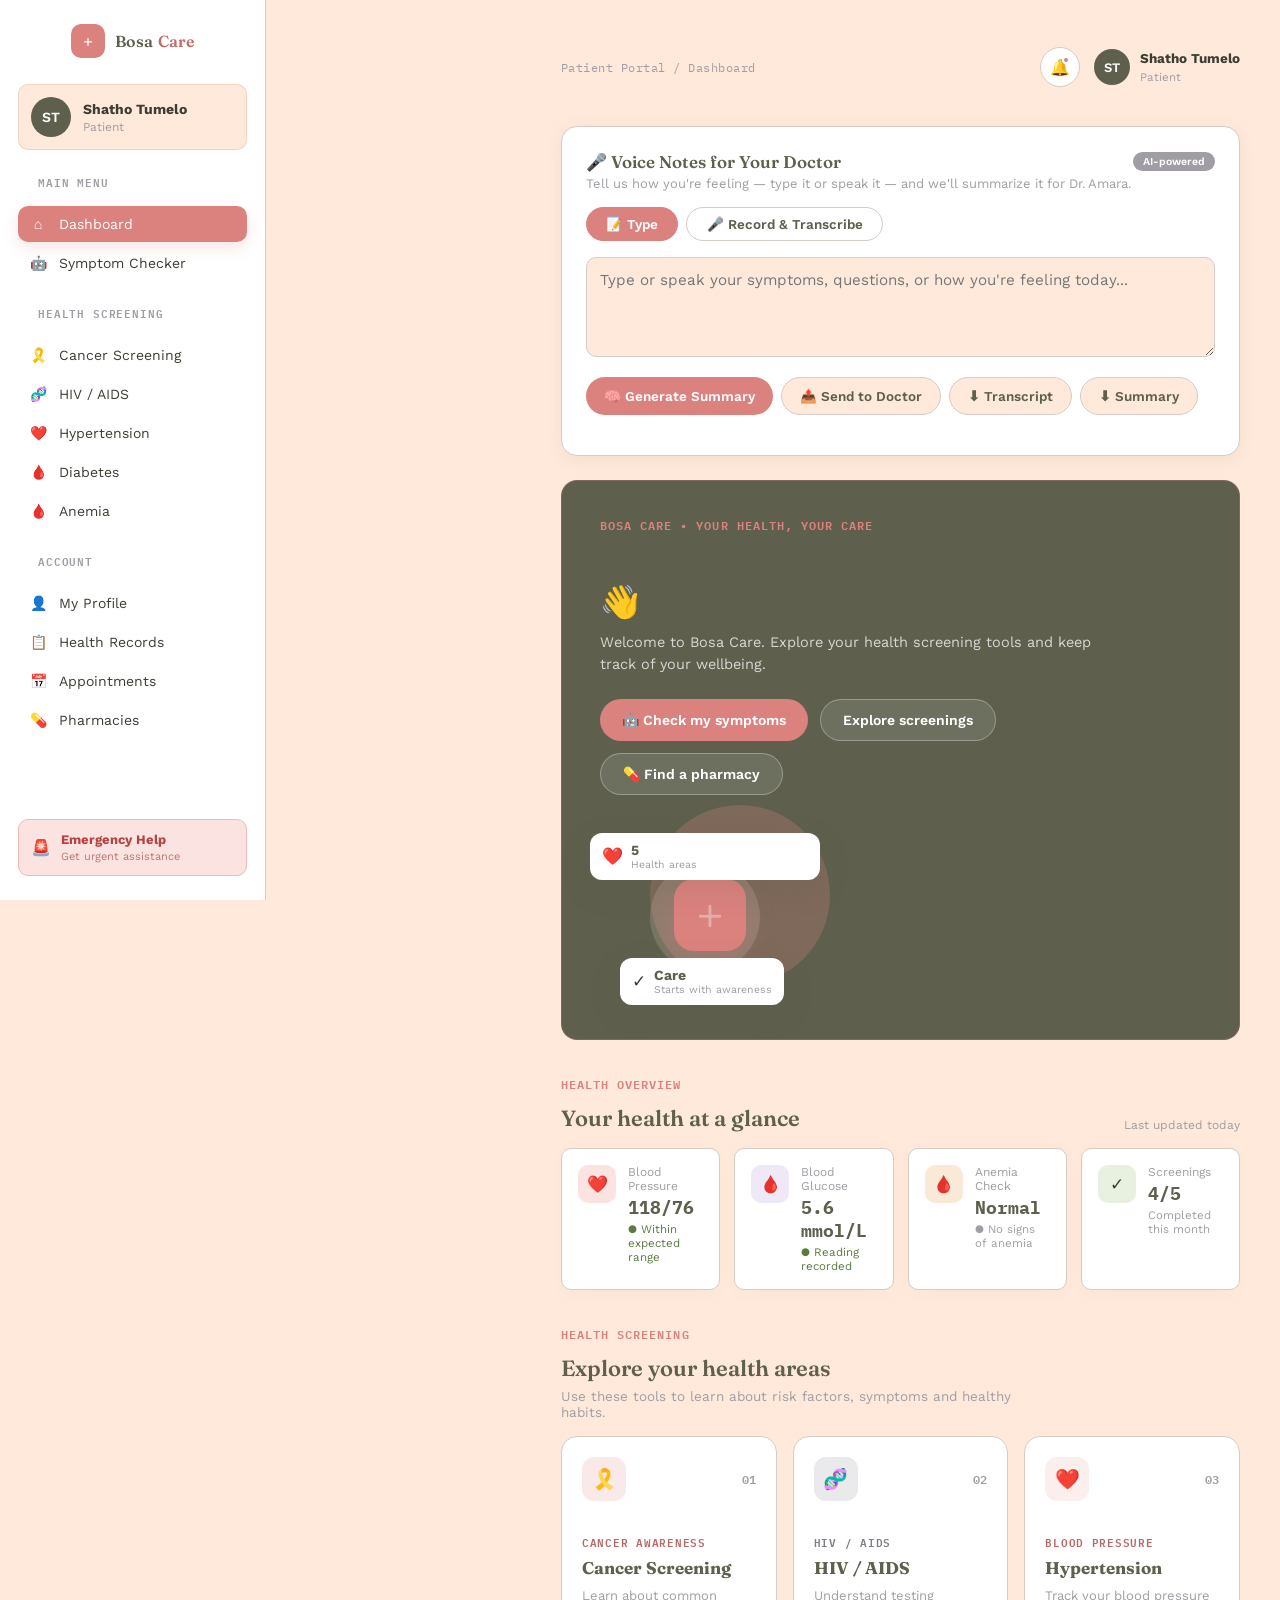
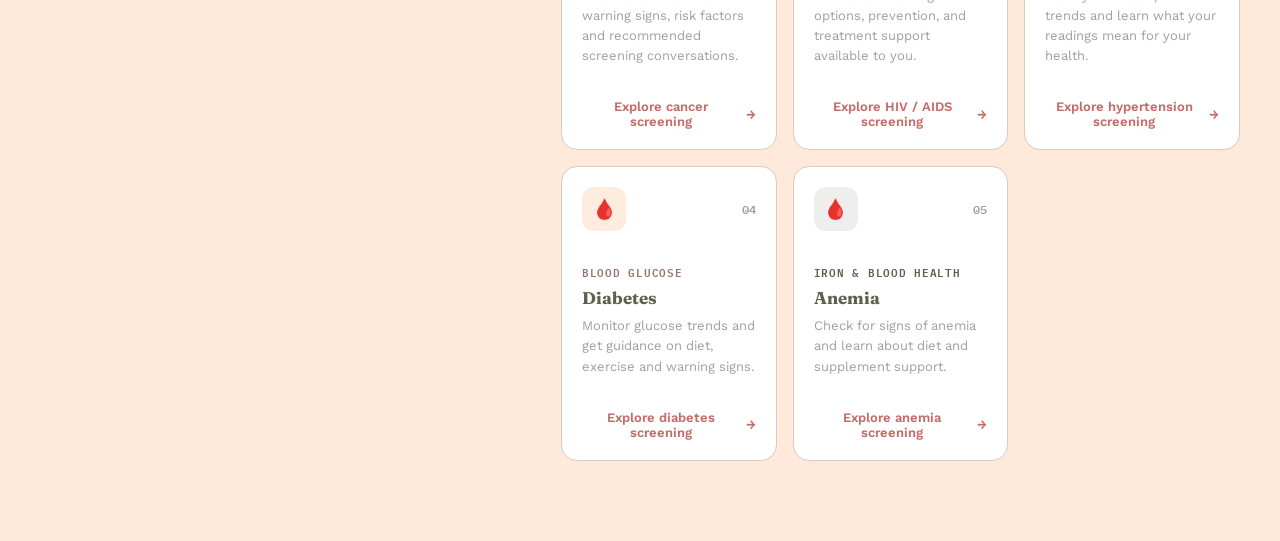
<file: patient.html>
<!DOCTYPE html>
<html lang="en">
<head>
<meta charset="UTF-8">
<meta name="viewport" content="width=device-width, initial-scale=1.0">
<title>Bosa Care | Patient Dashboard</title>
<link rel="preconnect" href="https://fonts.googleapis.com">
<link href="https://fonts.googleapis.com/css2?family=Fraunces:opsz,wght@9..144,500;9..144,600&family=Work+Sans:wght@400;500;600;700&family=IBM+Plex+Mono:wght@500;600&display=swap" rel="stylesheet">
<link rel="stylesheet" href="style.css">
<style>
  /* ============================================================
     Same design tokens as the Doctor Dashboard, so both apps look
     like one product. If you already have these in style.css,
     these just reinforce them — no harm in the duplication.
     ============================================================ */
  :root{
    --cream:#FFE9DA;
    --coral:#DB827F;
    --coral-dark:#c46a67;
    --grey:#D5CCC5;
    --lilac:#A19DA4;
    --ebony:#5E604D;
    --white:#FFFFFF;
    --ink:#3d3e33;
    --radius:16px;
    --radius-sm:10px;
    --shadow:0 4px 18px rgba(94,96,77,0.08);
    --shadow-lift:0 10px 30px rgba(94,96,77,0.16);
  }
  *{box-sizing:border-box;}
  html,body{margin:0;padding:0;}
  body{
    background:var(--cream);
    color:var(--ink);
    font-family:'Work Sans',sans-serif;
    -webkit-font-smoothing:antialiased;
    min-height:100vh;
  }
  a{color:inherit;text-decoration:none;}
  button{font-family:inherit;cursor:pointer;}
  :focus-visible{outline:2px solid var(--coral-dark);outline-offset:2px;}

  /* ---------- MOBILE HEADER ---------- */
  .mobile-header{
    display:none;
    align-items:center;justify-content:space-between;
    background:var(--white);
    border-bottom:1px solid var(--grey);
    padding:14px 18px;
    position:sticky;top:0;z-index:45;
  }
  .brand{display:flex;align-items:center;gap:10px;}
  .brand-icon{
    width:34px;height:34px;border-radius:10px;background:var(--coral);color:#fff;
    display:flex;align-items:center;justify-content:center;font-size:18px;font-weight:700;
    font-family:'Fraunces',serif;flex-shrink:0;
  }
  .brand-bosa{font-family:'Fraunces',serif;font-weight:600;color:var(--ebony);}
  .brand-care{font-family:'Fraunces',serif;font-weight:600;color:var(--coral-dark);}
  .menu-button{
    background:var(--cream);border:1px solid var(--grey);border-radius:10px;
    width:38px;height:38px;font-size:18px;color:var(--ebony);
  }

  /* ---------- LAYOUT ---------- */
  .layout{display:flex;min-height:100vh;}

  /* ---------- SIDEBAR ---------- */
  .sidebar{
    width:266px;flex-shrink:0;
    background:var(--white);
    border-right:1px solid var(--grey);
    display:flex;flex-direction:column;
    padding:24px 18px;
    position:sticky;top:0;height:100vh;overflow-y:auto;
  }
  .sidebar-brand{display:flex;align-items:center;gap:10px;margin-bottom:26px;padding:0 4px;}
  .patient-profile{
    display:flex;align-items:center;gap:12px;
    background:var(--cream);border-radius:var(--radius-sm);
    padding:12px;margin-bottom:22px;
  }
  .patient-avatar{
    width:40px;height:40px;border-radius:50%;background:var(--ebony);color:#fff;
    display:flex;align-items:center;justify-content:center;font-weight:600;font-size:14px;flex-shrink:0;
  }
  .patient-profile strong{display:block;font-size:14px;color:var(--ink);}
  .patient-profile span{font-size:12px;color:var(--lilac);}

  .navigation{flex:1;}
  .nav-heading{
    font-family:'IBM Plex Mono',monospace;font-size:10.5px;letter-spacing:.08em;
    text-transform:uppercase;color:var(--lilac);font-weight:600;margin:0 0 8px 8px;
  }
  .nav-space{margin-top:22px;}
  .nav-link{
    display:flex;align-items:center;gap:11px;
    padding:10px 10px;border-radius:10px;
    font-size:14px;color:var(--ink);margin-bottom:2px;
    transition:background .12s ease, color .12s ease;
  }
  .nav-link span{width:20px;text-align:center;flex-shrink:0;}
  .nav-link:hover{background:var(--cream);}
  .nav-link.active{background:var(--coral);color:#fff;}

  .emergency-button{
    display:flex;align-items:center;gap:10px;
    background:#fbe3e2;border:1px solid #f0b9b7;border-radius:var(--radius-sm);
    padding:12px;margin-top:18px;width:100%;text-align:left;
  }
  .emergency-button strong{display:block;font-size:13px;color:#b5433f;}
  .emergency-button small{font-size:11px;color:#c17673;}

  /* ---------- MAIN ---------- */
  .main-content{flex:1;min-width:0;padding:30px 40px 70px;max-width:1180px;}

  .topbar{
    display:flex;align-items:center;justify-content:space-between;
    gap:16px;flex-wrap:wrap;margin-bottom:22px;
  }
  .breadcrumb{
    font-family:'IBM Plex Mono',monospace;font-size:12px;letter-spacing:.04em;
    color:var(--lilac);margin:0;
  }
  .topbar-right{display:flex;align-items:center;gap:14px;}
  .notification-button{
    position:relative;background:var(--white);border:1px solid var(--grey);
    border-radius:50%;width:40px;height:40px;font-size:16px;
  }
  .notification-dot{
    position:absolute;top:8px;right:9px;width:8px;height:8px;border-radius:50%;
    background:var(--coral);border:2px solid var(--white);
  }
  .top-profile{display:flex;align-items:center;gap:10px;}
  .top-avatar{
    width:36px;height:36px;border-radius:50%;background:var(--ebony);color:#fff;
    display:flex;align-items:center;justify-content:center;font-size:13px;font-weight:600;flex-shrink:0;
  }
  .top-profile strong{display:block;font-size:13.5px;color:var(--ink);}
  .top-profile span{font-size:11.5px;color:var(--lilac);}

  /* ---------- VOICE RECORDER (new) ---------- */
  .voice-recorder-card{
    background:var(--white);border:1px solid var(--grey);border-radius:var(--radius);
    padding:1.5rem;margin-bottom:24px;box-shadow:var(--shadow);
  }
  .card-header{display:flex;align-items:center;justify-content:space-between;gap:10px;flex-wrap:wrap;margin-bottom:.25rem;}
  .card-header h3{font-family:'Fraunces',serif;font-weight:600;font-size:17px;color:var(--ebony);margin:0;}
  .badge{
    font-size:10.5px;font-weight:600;color:#fff;background:var(--lilac);
    padding:3px 10px;border-radius:999px;letter-spacing:.02em;flex-shrink:0;
  }
  .voice-sub{font-size:13px;color:var(--lilac);margin:4px 0 0;}
  .mode-toggle{display:flex;gap:.5rem;margin:1rem 0;flex-wrap:wrap;}
  .mode-btn{
    padding:.5rem 1.2rem;border-radius:999px;border:1px solid var(--grey);
    background:transparent;transition:all .2s;font-size:13.5px;font-weight:600;color:var(--ebony);
  }
  .mode-btn.active{background:var(--coral);color:#fff;border-color:var(--coral);}
  .voice-textarea{
    width:100%;min-height:100px;padding:.8rem;border-radius:var(--radius-sm);
    border:1px solid var(--grey);font-family:inherit;font-size:.95rem;resize:vertical;
    background:var(--cream);color:var(--ink);
  }
  .voice-status{display:flex;align-items:center;gap:.5rem;padding:.5rem;color:var(--coral-dark);font-weight:500;}
  .pulse-dot{width:10px;height:10px;border-radius:50%;background:var(--coral);animation:pulse 1.2s infinite;}
  @keyframes pulse{0%,100%{opacity:1;transform:scale(1);}50%{opacity:.4;transform:scale(.8);}}
  .voice-actions{display:flex;gap:.5rem;margin:1rem 0;flex-wrap:wrap;}
  .btn{
    border:none;border-radius:999px;padding:10px 18px;font-weight:600;font-size:13.5px;
    display:inline-flex;align-items:center;gap:7px;font-family:inherit;
  }
  .btn-primary{background:var(--coral);color:#fff;}
  .btn-primary:hover{background:var(--coral-dark);}
  .btn-secondary{background:var(--cream);color:var(--ebony);border:1px solid var(--grey);}
  .btn-secondary:hover{background:var(--grey);}
  .voice-output{margin-top:1.5rem;border-top:1px solid var(--grey);padding-top:1rem;}
  .output-section{margin-bottom:1rem;}
  .output-section label{
    font-size:.8rem;font-weight:600;text-transform:uppercase;letter-spacing:.05em;
    color:var(--lilac);display:block;margin-bottom:.3rem;
  }
  .output-box{
    background:var(--cream);padding:.8rem;border-radius:var(--radius-sm);
    min-height:60px;white-space:pre-wrap;font-size:.9rem;line-height:1.6;
  }
  .hidden{display:none !important;}
  .sent-note{
    font-size:12.5px;color:#5c7a3f;font-weight:600;
    display:none;align-items:center;gap:6px;margin-top:10px;
  }
  .sent-note.show{display:flex;}
  .sent-note svg{width:14px;height:14px;stroke:#5c7a3f;fill:none;stroke-width:2.5;}

  /* ---------- HERO ---------- */
  .hero{
    display:flex;align-items:center;justify-content:space-between;gap:30px;
    background:var(--ebony);border-radius:var(--radius);
    padding:34px 38px;margin-bottom:26px;
    color:#fff;flex-wrap:wrap;overflow:hidden;position:relative;
  }
  .hero-content{max-width:520px;position:relative;z-index:2;}
  .eyebrow{
    font-family:'IBM Plex Mono',monospace;font-size:11.5px;letter-spacing:.09em;
    text-transform:uppercase;color:var(--coral);font-weight:600;margin:0 0 10px;
  }
  .hero h1{
    font-family:'Fraunces',serif;font-weight:600;font-size:clamp(24px,3.6vw,32px);
    margin:0 0 10px;line-height:1.2;
  }
  .hero-text{color:rgba(255,255,255,.75);font-size:14.5px;margin:0 0 22px;line-height:1.55;}
  .hero-buttons{display:flex;gap:12px;flex-wrap:wrap;}
  .primary-button{
    background:var(--coral);color:#fff;border:none;border-radius:999px;
    padding:12px 22px;font-weight:600;font-size:14px;
  }
  .primary-button:hover{background:var(--coral-dark);}
  .secondary-button{
    background:rgba(255,255,255,.1);color:#fff;border:1px solid rgba(255,255,255,.3);
    border-radius:999px;padding:12px 22px;font-weight:600;font-size:14px;
  }
  .secondary-button:hover{background:rgba(255,255,255,.18);}
  .hero-graphic{position:relative;width:220px;height:180px;flex-shrink:0;z-index:1;}
  .circle{position:absolute;border-radius:50%;background:rgba(219,130,127,.25);}
  .circle-one{width:180px;height:180px;top:-20px;right:-10px;}
  .circle-two{width:110px;height:110px;bottom:-10px;right:60px;background:rgba(255,233,218,.15);}
  .health-symbol{
    position:absolute;top:50%;left:50%;transform:translate(-50%,-50%);
    font-size:52px;font-weight:700;color:rgba(255,255,255,.35);font-family:'Fraunces',serif;
  }
  .floating-stat{
    position:absolute;background:var(--white);color:var(--ink);border-radius:12px;
    padding:9px 12px;display:flex;align-items:center;gap:8px;box-shadow:var(--shadow-lift);
    font-size:12px;
  }
  .floating-stat strong{display:block;font-size:14px;color:var(--ebony);}
  .floating-stat small{color:var(--lilac);font-size:10.5px;}
  .stat-one{top:8px;left:-10px;}
  .stat-two{bottom:0;left:20px;}

  /* ---------- SECTION HEADS ---------- */
  .section-title{display:flex;align-items:flex-end;justify-content:space-between;gap:16px;flex-wrap:wrap;margin-bottom:16px;}
  .section-title h2{font-family:'Fraunces',serif;font-weight:600;font-size:22px;color:var(--ebony);margin:6px 0 0;}
  .section-description{color:var(--lilac);font-size:13.5px;margin:6px 0 0;max-width:480px;}
  .last-updated{font-size:12px;color:var(--lilac);}

  /* ---------- OVERVIEW ---------- */
  .overview-section{margin-bottom:34px;}
  .overview-grid{display:grid;grid-template-columns:repeat(4,1fr);gap:14px;}
  .overview-card{
    background:var(--white);border:1px solid var(--grey);border-radius:var(--radius-sm);
    padding:16px;display:flex;align-items:flex-start;gap:12px;
  }
  .overview-icon{
    width:38px;height:38px;border-radius:10px;flex-shrink:0;
    display:flex;align-items:center;justify-content:center;font-size:17px;
  }
  .overview-icon.red{background:#fbe3e2;}
  .overview-icon.purple{background:#efe8f7;}
  .overview-icon.orange{background:#fbe9d8;}
  .overview-icon.green{background:#e8f0e0;}
  .overview-card span{display:block;font-size:12px;color:var(--lilac);margin-bottom:3px;}
  .overview-card strong{display:block;font-size:18px;color:var(--ebony);font-family:'IBM Plex Mono',monospace;}
  .overview-card small{display:block;font-size:11.5px;color:var(--lilac);margin-top:3px;}
  .overview-card small.good{color:#5c7a3f;}

  /* ---------- SCREENING ---------- */
  .screening-section{margin-bottom:10px;}
  .screening-grid{display:grid;grid-template-columns:repeat(3,1fr);gap:16px;}
  .screening-card{
    background:var(--white);border:1px solid var(--grey);border-radius:var(--radius);
    padding:20px;cursor:pointer;transition:box-shadow .15s ease, transform .15s ease;
    display:flex;flex-direction:column;
  }
  .screening-card:hover{box-shadow:var(--shadow-lift);transform:translateY(-2px);}
  .card-top{display:flex;align-items:center;justify-content:space-between;margin-bottom:14px;}
  .feature-icon{
    width:44px;height:44px;border-radius:12px;background:var(--cream);
    display:flex;align-items:center;justify-content:center;font-size:20px;
  }
  .feature-number{
    font-family:'IBM Plex Mono',monospace;font-size:12px;color:var(--lilac);font-weight:600;
  }
  .feature-label{
    font-family:'IBM Plex Mono',monospace;font-size:10.5px;letter-spacing:.07em;
    text-transform:uppercase;color:var(--coral-dark);font-weight:600;margin-bottom:6px;
  }
  .screening-card h3{font-family:'Fraunces',serif;font-size:17px;color:var(--ebony);margin:0 0 8px;}
  .screening-card p{font-size:13px;color:var(--lilac);line-height:1.55;margin:0 0 16px;flex:1;}
  .screening-card button{
    background:none;border:none;color:var(--coral-dark);font-weight:600;font-size:13px;
    display:flex;align-items:center;gap:6px;padding:0;align-self:flex-start;
  }
  .screening-card button:hover{text-decoration:underline;}

  /* toast */
  .toast{
    position:fixed;left:50%;bottom:28px;transform:translate(-50%,12px);
    background:var(--ebony);color:#fff;padding:11px 20px;border-radius:999px;
    font-size:13px;font-weight:500;box-shadow:var(--shadow-lift);
    opacity:0;pointer-events:none;transition:opacity .2s ease, transform .2s ease;
    z-index:80;max-width:88vw;text-align:center;
  }
  .toast.show{opacity:1;transform:translate(-50%,0);}

  /* ---------- RESPONSIVE ---------- */
  @media (max-width:1080px){
    .overview-grid{grid-template-columns:repeat(2,1fr);}
    .screening-grid{grid-template-columns:repeat(2,1fr);}
    .main-content{padding:26px 26px 70px;}
  }
  @media (max-width:900px){
    .mobile-header{display:flex;}
    .sidebar{
      position:fixed;top:0;left:0;bottom:0;z-index:50;
      transform:translateX(-100%);transition:transform .25s ease;
      box-shadow:var(--shadow-lift);
    }
    .sidebar.open{transform:translateX(0);}
    .layout{flex-direction:column;}
    .hero{flex-direction:column;align-items:flex-start;}
    .hero-graphic{display:none;}
  }
  @media (max-width:640px){
    .overview-grid{grid-template-columns:1fr;}
    .screening-grid{grid-template-columns:1fr;}
    .main-content{padding:20px 16px 90px;}
    .topbar{align-items:flex-start;}
  }
</style>
</head>

<body>

<header class="mobile-header">
  <div class="brand">
    <div class="brand-icon">+</div>
    <div>
      <span class="brand-bosa">Bosa</span>
      <span class="brand-care">Care</span>
    </div>
  </div>
  <button class="menu-button" id="menuButton">☰</button>
</header>

<div class="layout">

  <aside class="sidebar" id="sidebar">

    <div class="sidebar-brand">
      <div class="brand-icon">+</div>
      <div>
        <span class="brand-bosa">Bosa</span>
        <span class="brand-care">Care</span>
      </div>
    </div>

    <div class="patient-profile">
      <div class="patient-avatar">ST</div>
      <div>
        <strong>Shatho Tumelo</strong>
        <span>Patient</span>
      </div>
    </div>

    <nav class="navigation">
      <p class="nav-heading">MAIN MENU</p>
      <a href="index.html" class="nav-link active"><span>⌂</span> Dashboard</a>
      <a href="symptom-detector.html" class="nav-link"><span>🤖</span> Symptom Checker</a>

      <p class="nav-heading nav-space">HEALTH SCREENING</p>
      <a href="cancer.html" class="nav-link"><span>🎗️</span> Cancer Screening</a>
      <a href="hiv.html" class="nav-link"><span>🧬</span> HIV / AIDS</a>
      <a href="hypertension.html" class="nav-link"><span>❤️</span> Hypertension</a>
      <a href="diabetes.html" class="nav-link"><span>🩸</span> Diabetes</a>
      <a href="anemia.html" class="nav-link"><span>🩸</span> Anemia</a>

      <p class="nav-heading nav-space">ACCOUNT</p>
      <a href="patient-profile.html" class="nav-link"><span>👤</span> My Profile</a>
      <a href="#" class="nav-link"><span>📋</span> Health Records</a>
      <a href="#" class="nav-link"><span>📅</span> Appointments</a>
      <a href="Phamarcies.html" class="nav-link"><span>💊</span> Pharmacies</a>
    </nav>

    <button class="emergency-button" id="emergencyButton">
      <span>🚨</span>
      <div>
        <strong>Emergency Help</strong>
        <small>Get urgent assistance</small>
      </div>
    </button>

  </aside>

  <main class="main-content">

    <div class="topbar">
      <div>
        <p class="breadcrumb">Patient Portal / Dashboard</p>
      </div>

      <div class="topbar-right">
        <button class="notification-button" id="notificationButton">
          🔔
          <span class="notification-dot"></span>
        </button>

        <div class="top-profile">
          <div class="top-avatar">ST</div>
          <div>
            <strong>Shatho Tumelo</strong>
            <span>Patient</span>
          </div>
        </div>
      </div>
    </div>

    <!-- ============ VOICE NOTES FOR YOUR DOCTOR (new) ============ -->
    <div class="voice-recorder-card">
      <div class="card-header">
        <h3>🎤 Voice Notes for Your Doctor</h3>
        <span class="badge">AI-powered</span>
      </div>
      <p class="voice-sub">Tell us how you're feeling — type it or speak it — and we'll summarize it for Dr. Amara.</p>

      <div class="mode-toggle">
        <button class="mode-btn active" id="typeModeBtn" onclick="setInputMode('type')">📝 Type</button>
        <button class="mode-btn" id="voiceModeBtn" onclick="toggleRecording()">🎤 Record & Transcribe</button>
      </div>

      <textarea id="voiceInput" class="voice-textarea" placeholder="Type or speak your symptoms, questions, or how you're feeling today..." rows="4"></textarea>

      <div id="voiceStatus" class="voice-status hidden">
        <span class="pulse-dot"></span>
        Recording... speak clearly
      </div>

      <div class="voice-actions">
        <button class="btn btn-primary" onclick="generateSummary()">🧠 Generate Summary</button>
        <button class="btn btn-secondary" onclick="sendToDoctor()">📤 Send to Doctor</button>
        <button class="btn btn-secondary" onclick="downloadTranscript()">⬇ Transcript</button>
        <button class="btn btn-secondary" onclick="downloadSummary()">⬇ Summary</button>
      </div>

      <span class="sent-note" id="sentNote">
        <svg viewBox="0 0 24 24"><path d="M20 6L9 17l-5-5"/></svg>
        Sent to Dr. Amara for review
      </span>

      <div id="voiceOutput" class="voice-output hidden">
        <div class="output-section">
          <label>📄 AI Summary</label>
          <div id="summaryText" class="output-box">Summary will appear here...</div>
        </div>
        <div class="output-section">
          <label>📝 Full Transcript</label>
          <div id="transcriptText" class="output-box">No transcript yet...</div>
        </div>
      </div>
    </div>

    <section class="hero">
      <div class="hero-content">
        <p class="eyebrow">BOSA CARE • YOUR HEALTH, YOUR CARE</p>
        <h1>Good afternoon, Shatho Tumelo 👋</h1>
        <p class="hero-text">
          Welcome to Bosa Care. Explore your health screening tools and keep track of your wellbeing.
        </p>

        <div class="hero-buttons">
          <button class="primary-button" onclick="openSymptomChecker()">🤖 Check my symptoms</button>
          <button class="secondary-button" onclick="scrollToScreenings()">Explore screenings</button>
          <button class="secondary-button" onclick="openPage('phamarcies.html')">💊 Find a pharmacy</button>
        </div>
      </div>

      <div class="hero-graphic">
        <div class="circle circle-one"></div>
        <div class="circle circle-two"></div>
        <div class="health-symbol">+</div>

        <div class="floating-stat stat-one">
          <span>❤️</span>
          <div>
            <strong>5</strong>
            <small>Health areas</small>
          </div>
        </div>

        <div class="floating-stat stat-two">
          <span>✓</span>
          <div>
            <strong>Care</strong>
            <small>Starts with awareness</small>
          </div>
        </div>
      </div>
    </section>

    <section class="overview-section">
      <div class="section-title">
        <div>
          <p class="eyebrow">HEALTH OVERVIEW</p>
          <h2>Your health at a glance</h2>
        </div>
        <span class="last-updated">Last updated today</span>
      </div>

      <div class="overview-grid">

        <div class="overview-card">
          <div class="overview-icon red">❤️</div>
          <div>
            <span>Blood Pressure</span>
            <strong>118/76</strong>
            <small class="good">● Within expected range</small>
          </div>
        </div>

        <div class="overview-card">
          <div class="overview-icon purple">🩸</div>
          <div>
            <span>Blood Glucose</span>
            <strong>5.6 mmol/L</strong>
            <small class="good">● Reading recorded</small>
          </div>
        </div>

        <div class="overview-card">
          <div class="overview-icon orange">🩸</div>
          <div>
            <span>Anemia Check</span>
            <strong>Normal</strong>
            <small>● No signs of anemia</small>
          </div>
        </div>

        <div class="overview-card">
          <div class="overview-icon green">✓</div>
          <div>
            <span>Screenings</span>
            <strong>4/5</strong>
            <small>Completed this month</small>
          </div>
        </div>

      </div>
    </section>

    <section class="screening-section" id="screenings">
      <div class="section-title">
        <div>
          <p class="eyebrow">HEALTH SCREENING</p>
          <h2>Explore your health areas</h2>
          <p class="section-description">Use these tools to learn about risk factors, symptoms and healthy habits.</p>
        </div>
      </div>

      <div class="screening-grid">

        <article class="screening-card cancer" onclick="openPage('cancer.html')">
          <div class="card-top">
            <div class="feature-icon">🎗️</div>
            <span class="feature-number">01</span>
          </div>
          <span class="feature-label">CANCER AWARENESS</span>
          <h3>Cancer Screening</h3>
          <p>Learn about common warning signs, risk factors and recommended screening conversations.</p>
          <button>Explore cancer screening <span>→</span></button>
        </article>

        <article class="screening-card hiv" onclick="openPage('hiv.html')">
          <div class="card-top">
            <div class="feature-icon">🧬</div>
            <span class="feature-number">02</span>
          </div>
          <span class="feature-label">HIV / AIDS</span>
          <h3>HIV / AIDS</h3>
          <p>Understand testing options, prevention, and treatment support available to you.</p>
          <button>Explore HIV / AIDS screening <span>→</span></button>
        </article>

        <article class="screening-card hypertension" onclick="openPage('hypertension.html')">
          <div class="card-top">
            <div class="feature-icon">❤️</div>
            <span class="feature-number">03</span>
          </div>
          <span class="feature-label">BLOOD PRESSURE</span>
          <h3>Hypertension</h3>
          <p>Track your blood pressure trends and learn what your readings mean for your health.</p>
          <button>Explore hypertension screening <span>→</span></button>
        </article>

        <article class="screening-card diabetes" onclick="openPage('diabetes.html')">
          <div class="card-top">
            <div class="feature-icon">🩸</div>
            <span class="feature-number">04</span>
          </div>
          <span class="feature-label">BLOOD GLUCOSE</span>
          <h3>Diabetes</h3>
          <p>Monitor glucose trends and get guidance on diet, exercise and warning signs.</p>
          <button>Explore diabetes screening <span>→</span></button>
        </article>

        <article class="screening-card anemia" onclick="openPage('anemia.html')">
          <div class="card-top">
            <div class="feature-icon">🩸</div>
            <span class="feature-number">05</span>
          </div>
          <span class="feature-label">IRON & BLOOD HEALTH</span>
          <h3>Anemia</h3>
          <p>Check for signs of anemia and learn about diet and supplement support.</p>
          <button>Explore anemia screening <span>→</span></button>
        </article>

      </div>
    </section>

  </main>

</div>

<script>
/* ---------- sidebar (mobile) ---------- */
const sidebar = document.getElementById('sidebar');
const menuButton = document.getElementById('menuButton');
menuButton?.addEventListener('click', ()=> sidebar.classList.toggle('open'));
document.addEventListener('click', (e)=>{
  if(window.innerWidth <= 900 && sidebar.classList.contains('open')
     && !sidebar.contains(e.target) && e.target !== menuButton){
    sidebar.classList.remove('open');
  }
});

/* ---------- navigation helpers ---------- */
function openSymptomChecker(){ window.location.href = 'symptom-detector.html'; }
function scrollToScreenings(){ document.getElementById('screenings').scrollIntoView({behavior:'smooth', block:'start'}); }
function openPage(url){ window.location.href = url; }

/* ---------- notifications / emergency (placeholders — wire up as needed) ---------- */
document.getElementById('notificationButton')?.addEventListener('click', ()=>{
  showToast("You're all caught up — no new notifications.");
});
document.getElementById('emergencyButton')?.addEventListener('click', ()=>{
  showToast('Connecting you to emergency assistance...');
});

/* ======================================================================
   VOICE RECORDER — speech-to-text, AI-style summary, "send to doctor"
   ====================================================================== */
let recognition = null;
let isRecording = false;
let baseTextBeforeRecording = '';

const voiceInput   = document.getElementById('voiceInput');
const voiceStatus  = document.getElementById('voiceStatus');
const voiceModeBtn = document.getElementById('voiceModeBtn');
const typeModeBtn  = document.getElementById('typeModeBtn');

function setInputMode(mode){
  typeModeBtn.classList.toggle('active', mode === 'type');
  voiceModeBtn.classList.toggle('active', mode === 'voice');
  if(mode === 'type' && isRecording) stopRecording();
}

function toggleRecording(){
  if(isRecording){ stopRecording(); } else { startRecording(); }
}

function startRecording(){
  const SpeechRecognition = window.SpeechRecognition || window.webkitSpeechRecognition;
  if(!SpeechRecognition){
    showToast("Voice dictation isn't supported in this browser — try Chrome, or just type your note.");
    setInputMode('type');
    return;
  }

  recognition = new SpeechRecognition();
  recognition.continuous = true;
  recognition.interimResults = true;
  recognition.lang = 'en-US';

  baseTextBeforeRecording = voiceInput.value ? voiceInput.value.trim() + ' ' : '';

  recognition.onresult = (event) => {
    let finalTranscript = '';
    let interimTranscript = '';
    for(let i = event.resultIndex; i < event.results.length; i++){
      const chunk = event.results[i][0].transcript;
      if(event.results[i].isFinal){ finalTranscript += chunk + ' '; }
      else { interimTranscript += chunk; }
    }
    if(finalTranscript) baseTextBeforeRecording += finalTranscript;
    voiceInput.value = (baseTextBeforeRecording + interimTranscript).trim();
  };

  recognition.onerror = (event) => {
    if(event.error === 'not-allowed' || event.error === 'permission-denied'){
      showToast('Microphone access was blocked — check your browser permissions.');
    }
    stopRecording();
  };

  recognition.onend = () => { if(isRecording){ recognition.start(); } };

  recognition.start();
  isRecording = true;
  setInputMode('voice');
  voiceModeBtn.textContent = '⏹ Stop Recording';
  voiceStatus.classList.remove('hidden');
}

function stopRecording(){
  isRecording = false;
  if(recognition){ recognition.onend = null; recognition.stop(); }
  voiceModeBtn.textContent = '🎤 Record & Transcribe';
  voiceStatus.classList.add('hidden');
}

function generateSummary(){
  const text = voiceInput.value.trim();
  const summaryBox = document.getElementById('summaryText');
  const transcriptBox = document.getElementById('transcriptText');
  const output = document.getElementById('voiceOutput');

  if(!text){
    summaryBox.textContent = 'Add a note first — type it or use the recorder above.';
    output.classList.remove('hidden');
    return;
  }

  const sentences = text.split(/(?<=[.!?])\s+/).filter(Boolean);
  const headline = sentences[0] || text;
  const summary =
    `Patient note (${sentences.length} sentence${sentences.length===1?'':'s'}):\n` +
    `"${headline}"` +
    (sentences.length > 1 ? `\n\nFull detail has been included in the transcript below for Dr. Amara to review.` : '');

  summaryBox.textContent = summary;
  transcriptBox.textContent = text;
  output.classList.remove('hidden');
}

function sendToDoctor(){
  const text = voiceInput.value.trim();
  if(!text){
    showToast('Write or record a note before sending it to your doctor.');
    return;
  }
  if(document.getElementById('voiceOutput').classList.contains('hidden')){
    generateSummary();
  }
  document.getElementById('sentNote').classList.add('show');
  showToast('Your note has been sent to Dr. Amara.');
}

function downloadTranscript(){
  const text = voiceInput.value.trim();
  if(!text){ showToast('Nothing to download yet.'); return; }
  downloadTextFile(text, 'transcript.txt');
}

function downloadSummary(){
  const text = document.getElementById('summaryText').textContent.trim();
  if(!text || text === 'Summary will appear here...'){
    showToast('Generate a summary first.');
    return;
  }
  downloadTextFile(text, 'summary.txt');
}

function downloadTextFile(text, filename){
  const blob = new Blob([text], {type:'text/plain'});
  const url = URL.createObjectURL(blob);
  const a = document.createElement('a');
  a.href = url; a.download = filename;
  document.body.appendChild(a); a.click(); a.remove();
  URL.revokeObjectURL(url);
}

/* ---------- toast ---------- */
let toastEl;
function showToast(msg){
  if(!toastEl){
    toastEl = document.createElement('div');
    toastEl.className = 'toast';
    document.body.appendChild(toastEl);
  }
  toastEl.textContent = msg;
  toastEl.classList.add('show');
  clearTimeout(showToast._t);
  showToast._t = setTimeout(()=>toastEl.classList.remove('show'), 3400);
}
</script>

</body>
</html>
</file>
<file: style.css>
:root {
    --light-coral: #DB827F;
    --light-coral-dark: #B96865;
    --powder-petal: #FFE9DA;
    --dust-grey: #D5CCC5;
    --lilac-ash: #A19DA4;
    --ebony: #5E604D;

    --background: #F8F3F0;
    --white: #FFFDFC;
    --border: #E2D9D4;
    --muted: #8C8582;
    --success: #70806A;
    --danger: #B96865;

    --shadow: 0 10px 30px rgba(94, 96, 77, 0.08);
}

* {
    margin: 0;
    padding: 0;
    box-sizing: border-box;
}

html {
    scroll-behavior: smooth;
}

body {
    font-family: Inter, -apple-system, BlinkMacSystemFont, "Segoe UI", Arial, sans-serif;
    background: var(--background);
    color: var(--ebony);
}

button,
input,
textarea,
select {
    font: inherit;
}

button {
    cursor: pointer;
}

a {
    text-decoration: none;
    color: inherit;
}

/* ==============================
   LOGO
   ============================== */

.bosa-logo {
    display: block;
    width: 125px;
    height: auto;
    object-fit: contain;
    border-radius: 14px;
}

.mobile-logo {
    width: 88px;
}

/* ==============================
   SIDEBAR
   ============================== */

.sidebar {
    position: fixed;
    left: 0;
    top: 0;
    width: 255px;
    height: 100vh;
    background: var(--powder-petal);
    border-right: 1px solid var(--dust-grey);
    padding: 22px 17px;
    display: flex;
    flex-direction: column;
    z-index: 100;
}

.sidebar-brand {
    display: flex;
    align-items: center;
    justify-content: center;
    padding: 0 10px 25px;
}

.patient-profile {
    background: rgba(255, 233, 218, 0.82);
    border: 1px solid rgba(219, 130, 127, 0.24);
    border-radius: 14px;
    padding: 12px;
    display: flex;
    align-items: center;
    gap: 11px;
    margin-bottom: 22px;
}

.patient-avatar,
.top-avatar {
    background: var(--ebony);
    color: var(--powder-petal);
    display: flex;
    align-items: center;
    justify-content: center;
    font-weight: 700;
}

.patient-avatar {
    width: 41px;
    height: 41px;
    border-radius: 50%;
    font-size: 12px;
}

.patient-profile strong {
    display: block;
    color: var(--ebony);
    font-size: 13px;
}

.patient-profile span {
    display: block;
    color: var(--muted);
    font-size: 11px;
    margin-top: 3px;
}

.nav-heading {
    padding: 0 12px 7px;
    color: var(--lilac-ash);
    font-size: 9px;
    letter-spacing: 1.4px;
    font-weight: 800;
}

.nav-space {
    margin-top: 22px;
}

.nav-link {
    display: flex;
    align-items: center;
    gap: 11px;
    padding: 11px 12px;
    border-radius: 10px;
    margin: 3px 0;
    color: var(--ebony);
    font-size: 12px;
    transition: 0.2s;
}

.nav-link span {
    width: 22px;
    text-align: center;
}

.nav-link:hover {
    background: rgba(219, 130, 127, 0.18);
    color: var(--light-coral-dark);
}

.nav-link.active {
    background: var(--light-coral);
    color: var(--white);
    box-shadow: 0 6px 16px rgba(219, 130, 127, 0.2);
}

.emergency-button {
    margin-top: auto;
    border: 0;
    background: rgba(219, 130, 127, 0.15);
    color: var(--light-coral-dark);
    border-radius: 12px;
    padding: 13px;
    display: flex;
    align-items: center;
    gap: 10px;
    text-align: left;
}

.emergency-button strong {
    display: block;
    font-size: 12px;
}

.emergency-button small {
    display: block;
    color: #9D6F6C;
    font-size: 9px;
    margin-top: 3px;
}

/* ==============================
   MAIN / TOPBAR
   ============================== */

.main-content {
    margin-left: 255px;
    padding: 0 38px 50px;
    max-width: 1600px;
}

.topbar {
    height: 74px;
    display: flex;
    align-items: center;
    justify-content: space-between;
}

.breadcrumb {
    color: var(--muted);
    font-size: 12px;
}

.topbar-right {
    display: flex;
    align-items: center;
    gap: 20px;
}

.notification-button {
    width: 40px;
    height: 40px;
    border: 0;
    border-radius: 10px;
    background: var(--white);
    position: relative;
}

.notification-dot {
    width: 7px;
    height: 7px;
    border-radius: 50%;
    background: var(--light-coral);
    position: absolute;
    right: 8px;
    top: 8px;
}

.top-profile {
    display: flex;
    align-items: center;
    gap: 9px;
}

.top-avatar {
    width: 37px;
    height: 37px;
    border-radius: 50%;
    font-size: 11px;
}

.top-profile strong {
    display: block;
    font-size: 12px;
}

.top-profile span {
    color: var(--muted);
    font-size: 10px;
}

/* ==============================
   HERO
   ============================== */

.hero {
    min-height: 270px;
    border-radius: 24px;
    padding: 38px 42px;
    background: linear-gradient(120deg, var(--powder-petal), #FFF9F5);
    border: 1px solid rgba(219, 130, 127, 0.25);
    display: flex;
    align-items: center;
    justify-content: space-between;
    overflow: hidden;
}

.eyebrow {
    color: var(--light-coral-dark);
    font-size: 9px;
    font-weight: 800;
    letter-spacing: 1.5px;
    margin-bottom: 8px;
}

.hero h1 {
    color: var(--ebony);
    font-size: 30px;
    margin-bottom: 8px;
}

.hero-text {
    max-width: 530px;
    color: var(--muted);
    line-height: 1.6;
    font-size: 13px;
}

.hero-buttons {
    display: flex;
    gap: 10px;
    margin-top: 20px;
}

.primary-button,
.secondary-button {
    border-radius: 9px;
    padding: 11px 17px;
    font-size: 11px;
    font-weight: 700;
}

.primary-button {
    border: 0;
    background: var(--light-coral);
    color: var(--white);
}

.primary-button:hover {
    background: var(--light-coral-dark);
    transform: translateY(-2px);
}

.secondary-button {
    background: transparent;
    color: var(--ebony);
    border: 1px solid var(--dust-grey);
}

/* ==============================
   HERO GRAPHIC
   ============================== */

.hero-graphic {
    width: 300px;
    height: 210px;
    position: relative;
}

.circle {
    position: absolute;
    border-radius: 50%;
}

.circle-one {
    width: 190px;
    height: 190px;
    right: 45px;
    top: 7px;
    background: rgba(219, 130, 127, 0.10);
}

.circle-two {
    width: 130px;
    height: 130px;
    right: 75px;
    top: 37px;
    background: rgba(161, 157, 164, 0.15);
}

.health-symbol {
    width: 72px;
    height: 72px;
    position: absolute;
    right: 105px;
    top: 66px;
    border-radius: 20px;
    background: var(--light-coral);
    color: var(--white);
    display: flex;
    align-items: center;
    justify-content: center;
    font-size: 52px;
    font-weight: 200;
    box-shadow: 0 15px 30px rgba(219, 130, 127, 0.24);
}

.floating-stat {
    position: absolute;
    background: var(--white);
    box-shadow: var(--shadow);
    border-radius: 10px;
    padding: 9px 12px;
    display: flex;
    align-items: center;
    gap: 8px;
}

.floating-stat span {
    font-size: 17px;
}

.floating-stat strong {
    display: block;
    color: var(--ebony);
    font-size: 12px;
}

.floating-stat small {
    display: block;
    color: var(--muted);
    font-size: 8px;
}

.stat-one {
    top: 22px;
    right: 0;
}

.stat-two {
    bottom: 18px;
    left: 0;
}

/* ==============================
   SECTION TITLES
   ============================== */

.overview-section,
.screening-section,
.activity-section {
    margin-top: 34px;
}

.section-title {
    display: flex;
    align-items: flex-end;
    justify-content: space-between;
    margin-bottom: 16px;
}

.section-title h2 {
    color: var(--ebony);
    font-size: 20px;
}

.section-description {
    color: var(--muted);
    font-size: 12px;
    margin-top: 5px;
}

.last-updated {
    color: var(--muted);
    font-size: 10px;
}

/* ==============================
   OVERVIEW
   ============================== */

.overview-grid {
    display: grid;
    grid-template-columns: repeat(4, 1fr);
    gap: 14px;
}

.overview-card {
    background: var(--white);
    border: 1px solid var(--border);
    border-radius: 15px;
    padding: 17px;
    display: flex;
    gap: 12px;
    align-items: center;
    box-shadow: 0 3px 15px rgba(94, 96, 77, 0.03);
}

.overview-icon {
    width: 43px;
    height: 43px;
    border-radius: 11px;
    display: flex;
    align-items: center;
    justify-content: center;
}

.overview-icon.red {
    background: rgba(219, 130, 127, 0.16);
}

.overview-icon.purple {
    background: rgba(161, 157, 164, 0.18);
}

.overview-icon.orange {
    background: rgba(255, 233, 218, 0.85);
}

.overview-icon.green {
    background: rgba(94, 96, 77, 0.10);
}

.overview-card span {
    display: block;
    color: var(--muted);
    font-size: 10px;
}

.overview-card strong {
    display: block;
    color: var(--ebony);
    font-size: 16px;
    margin: 3px 0;
}

.overview-card small {
    font-size: 9px;
    color: var(--muted);
}

.overview-card .good {
    color: var(--success);
}

/* ==============================
   SCREENING CARDS
   ============================== */

.screening-grid {
    display: grid;
    grid-template-columns: repeat(3, 1fr);
    gap: 16px;
}

.screening-card {
    background: var(--white);
    border: 1px solid var(--border);
    border-radius: 18px;
    padding: 22px;
    min-height: 260px;
    cursor: pointer;
    transition: 0.25s;
}

.screening-card:hover {
    transform: translateY(-5px);
    box-shadow: var(--shadow);
    border-color: rgba(219, 130, 127, 0.40);
}

.card-top {
    display: flex;
    justify-content: space-between;
    align-items: center;
}

.feature-icon {
    width: 48px;
    height: 48px;
    border-radius: 13px;
    display: flex;
    align-items: center;
    justify-content: center;
    font-size: 23px;
}

.feature-number {
    font-size: 10px;
    color: var(--lilac-ash);
    font-weight: 700;
}

.feature-label {
    display: block;
    margin-top: 17px;
    font-size: 8px;
    font-weight: 800;
    letter-spacing: 1px;
}

.screening-card h3 {
    color: var(--ebony);
    font-size: 17px;
    margin: 5px 0 8px;
}

.screening-card p {
    color: var(--muted);
    font-size: 11px;
    line-height: 1.65;
}

.screening-card button {
    border: 0;
    background: transparent;
    padding: 0;
    margin-top: 17px;
    font-size: 10px;
    font-weight: 800;
}

/* Coordinated brand variations */
.cancer .feature-icon { background: rgba(219, 130, 127, 0.17); }
.cancer .feature-label,
.cancer button { color: var(--light-coral-dark); }

.hiv .feature-icon { background: rgba(161, 157, 164, 0.22); }
.hiv .feature-label,
.hiv button { color: #817B84; }

.hypertension .feature-icon { background: rgba(219, 130, 127, 0.13); }
.hypertension .feature-label,
.hypertension button { color: var(--light-coral-dark); }

.diabetes .feature-icon { background: rgba(255, 233, 218, 0.85); }
.diabetes .feature-label,
.diabetes button { color: #96766C; }

.anemia .feature-icon { background: rgba(94, 96, 77, 0.10); }
.anemia .feature-label,
.anemia button { color: var(--ebony); }

.symptoms .feature-icon { background: rgba(161, 157, 164, 0.18); }
.symptoms .feature-label,
.symptoms button { color: #817B84; }

/* ==============================
   HEALTH TIP
   ============================== */

.health-tip {
    margin-top: 28px;
    background: linear-gradient(100deg, var(--powder-petal), #F9F5F2);
    border: 1px solid rgba(219, 130, 127, 0.25);
    border-radius: 15px;
    padding: 20px;
    display: flex;
    gap: 15px;
    align-items: flex-start;
}

.tip-icon {
    width: 42px;
    height: 42px;
    background: var(--white);
    border-radius: 11px;
    display: flex;
    align-items: center;
    justify-content: center;
    font-size: 20px;
}

.health-tip > div:last-child span {
    font-size: 8px;
    color: var(--light-coral-dark);
    font-weight: 800;
    letter-spacing: 1px;
}

.health-tip h3 {
    color: var(--ebony);
    font-size: 14px;
    margin: 4px 0;
}

.health-tip p {
    color: var(--muted);
    font-size: 10px;
}

/* ==============================
   ACTIVITY
   ============================== */

.activity-section > .section-title a {
    color: var(--light-coral-dark);
    font-size: 11px;
}

.activity-card {
    background: var(--white);
    border: 1px solid var(--border);
    border-radius: 15px;
    overflow: hidden;
}

.activity-row {
    display: flex;
    align-items: center;
    gap: 13px;
    padding: 15px 18px;
    border-bottom: 1px solid var(--border);
}

.activity-row:last-child {
    border-bottom: 0;
}

.activity-icon {
    width: 38px;
    height: 38px;
    border-radius: 10px;
    background: var(--primary-light, #F8E7E5);
    display: flex;
    align-items: center;
    justify-content: center;
}

.activity-details {
    flex: 1;
}

.activity-details strong {
    display: block;
    color: var(--ebony);
    font-size: 11px;
}

.activity-details span {
    display: block;
    color: var(--muted);
    font-size: 10px;
    margin-top: 3px;
}

.activity-row time {
    color: var(--muted);
    font-size: 9px;
}

/* ==============================
   DISCLAIMER
   ============================== */

.disclaimer {
    margin-top: 28px;
    background: #F7EFE8;
    border: 1px solid var(--dust-grey);
    border-radius: 12px;
    padding: 14px 17px;
    display: flex;
    gap: 11px;
}

.disclaimer > span {
    font-size: 18px;
}

.disclaimer strong {
    color: var(--ebony);
    font-size: 11px;
}

.disclaimer p {
    color: var(--muted);
    font-size: 9px;
    line-height: 1.6;
    margin-top: 3px;
}

/* ==============================
   MODAL
   ============================== */

.modal-overlay {
    position: fixed;
    inset: 0;
    background: rgba(15, 32, 45, 0.55);
    display: none;
    align-items: center;
    justify-content: center;
    z-index: 1000;
    padding: 20px;
}

.modal-overlay.show {
    display: flex;
}

.emergency-modal {
    max-width: 450px;
    width: 100%;
    background: var(--white);
    border-radius: 20px;
    padding: 30px;
    text-align: center;
    position: relative;
}

.close-modal {
    position: absolute;
    top: 12px;
    right: 17px;
    background: transparent;
    border: 0;
    font-size: 25px;
    color: var(--muted);
}

.emergency-icon {
    font-size: 45px;
}

.emergency-modal h2 {
    color: var(--ebony);
    margin: 10px 0;
}

.emergency-modal > p {
    color: var(--muted);
    font-size: 12px;
    line-height: 1.6;
}

.emergency-warning {
    background: rgba(219, 130, 127, 0.12);
    border-radius: 10px;
    text-align: left;
    padding: 14px;
    margin: 18px 0;
    color: var(--ebony);
    font-size: 11px;
}

.emergency-warning ul {
    margin: 7px 0 0 17px;
    line-height: 1.7;
}

.emergency-call {
    width: 100%;
    padding: 12px;
    border: 0;
    border-radius: 9px;
    background: var(--light-coral);
    color: var(--white);
    font-weight: 700;
}

.cancel-button {
    width: 100%;
    padding: 11px;
    margin-top: 8px;
    border: 0;
    border-radius: 9px;
    background: #F2EEE9;
    color: var(--ebony);
    font-size: 11px;
}

/* ==============================
   NOTIFICATIONS
   ============================== */

.notification-popup {
    display: none;
    position: fixed;
    right: 30px;
    top: 65px;
    width: 290px;
    background: var(--white);
    border: 1px solid var(--border);
    box-shadow: var(--shadow);
    border-radius: 12px;
    padding: 17px;
    z-index: 800;
}

.notification-popup.show {
    display: block;
}

.notification-popup strong {
    display: block;
    margin-bottom: 8px;
    color: var(--ebony);
}

.notification-popup p {
    font-size: 10px;
    color: var(--muted);
    padding: 8px 0;
    border-bottom: 1px solid var(--border);
}

/* ==============================
   MOBILE HEADER
   ============================== */

.mobile-header {
    display: none;
}

@media (max-width: 1100px) {
    .overview-grid {
        grid-template-columns: repeat(2, 1fr);
    }

    .screening-grid {
        grid-template-columns: repeat(2, 1fr);
    }
}

@media (max-width: 850px) {
    .sidebar {
        transform: translateX(-100%);
        transition: 0.25s;
    }

    .sidebar.open {
        transform: translateX(0);
    }

    .mobile-header {
        display: flex;
        align-items: center;
        justify-content: space-between;
        height: 70px;
        padding: 0 18px;
        background: var(--powder-petal);
        border-bottom: 1px solid var(--dust-grey);
        position: sticky;
        top: 0;
        z-index: 200;
    }

    .mobile-brand {
        display: flex;
        align-items: center;
    }

    .menu-button {
        width: 40px;
        height: 40px;
        border: 0;
        border-radius: 9px;
        background: rgba(219, 130, 127, 0.14);
        color: var(--light-coral-dark);
        font-size: 20px;
    }

    .main-content {
        margin-left: 0;
        padding: 0 18px 40px;
    }

    .topbar {
        display: none;
    }

    .hero {
        margin-top: 18px;
    }
}

@media (max-width: 600px) {
    .overview-grid,
    .screening-grid {
        grid-template-columns: 1fr;
    }

    .hero {
        padding: 27px;
    }

    .hero h1 {
        font-size: 25px;
    }

    .hero-graphic {
        display: none;
    }

    .top-profile {
        display: none;
    }

    .section-title {
        align-items: flex-start;
    }

    .last-updated {
        display: none;
    }
}
</file>
